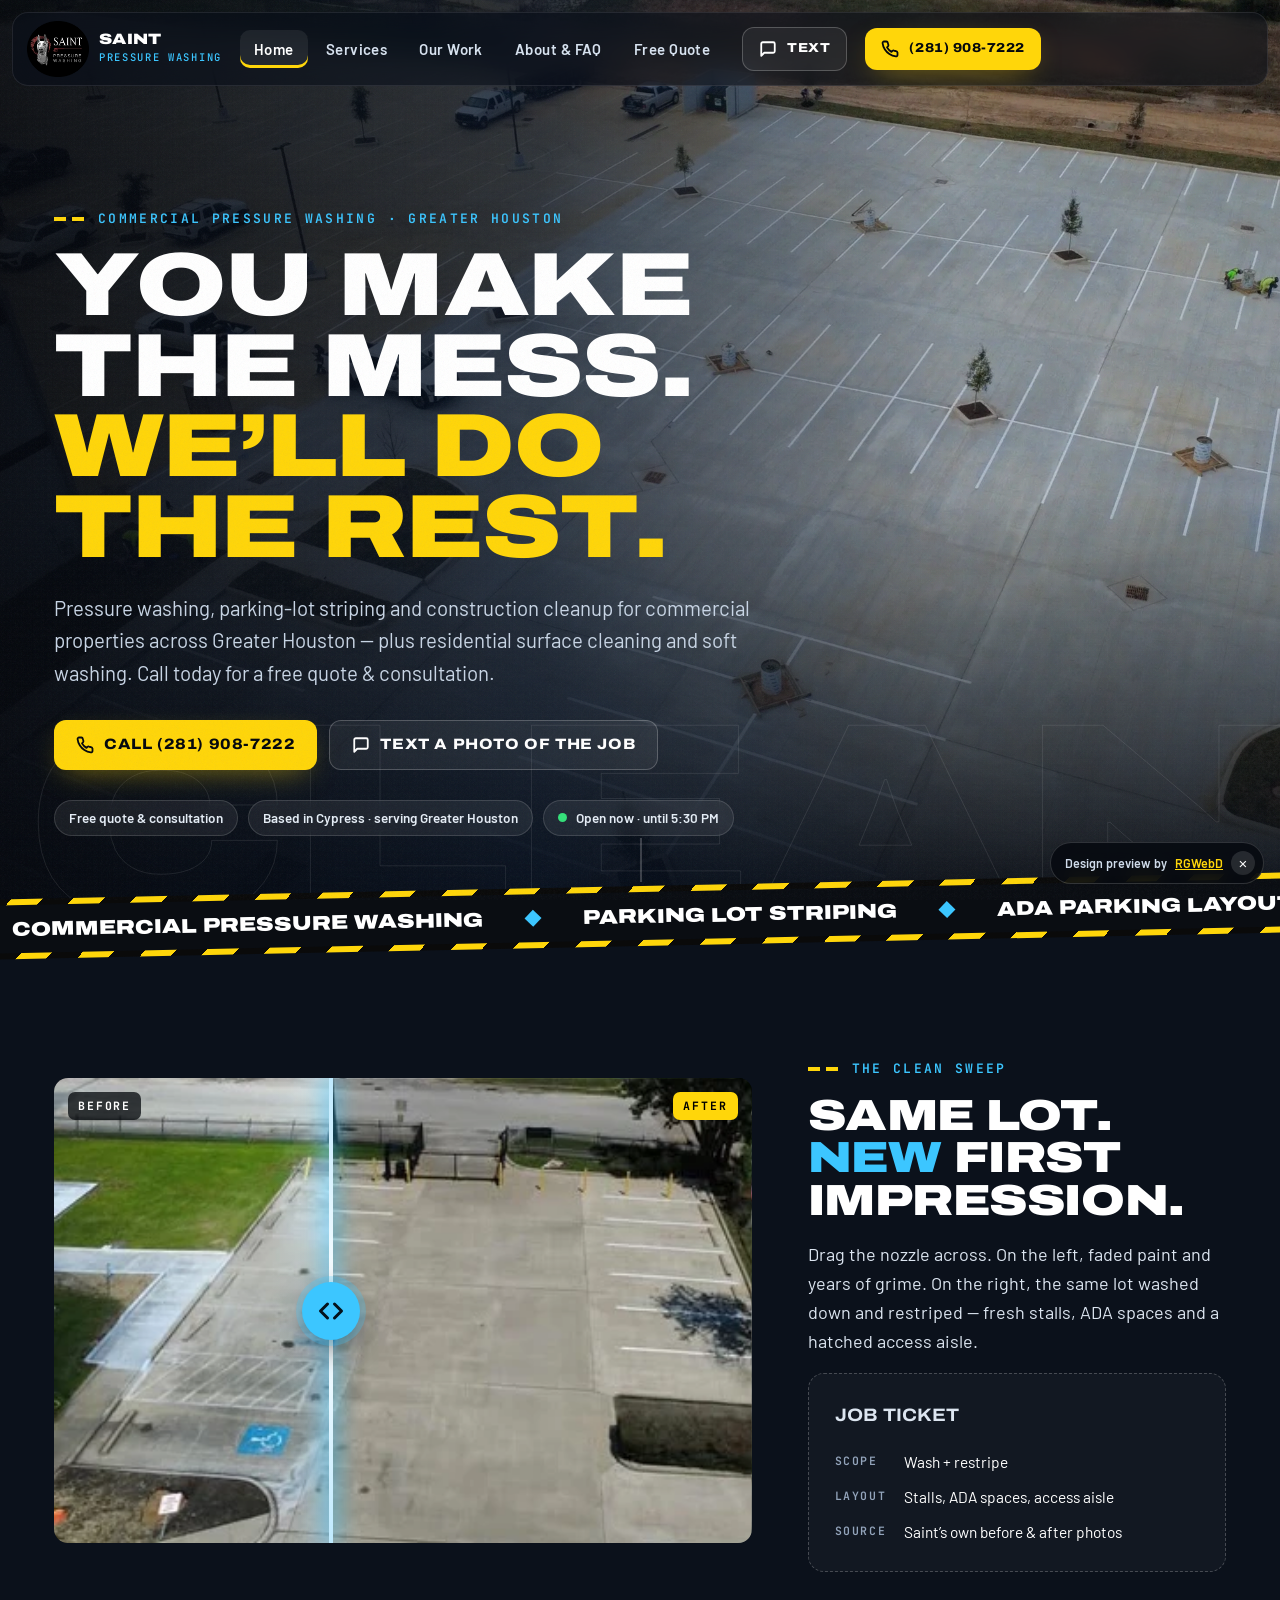
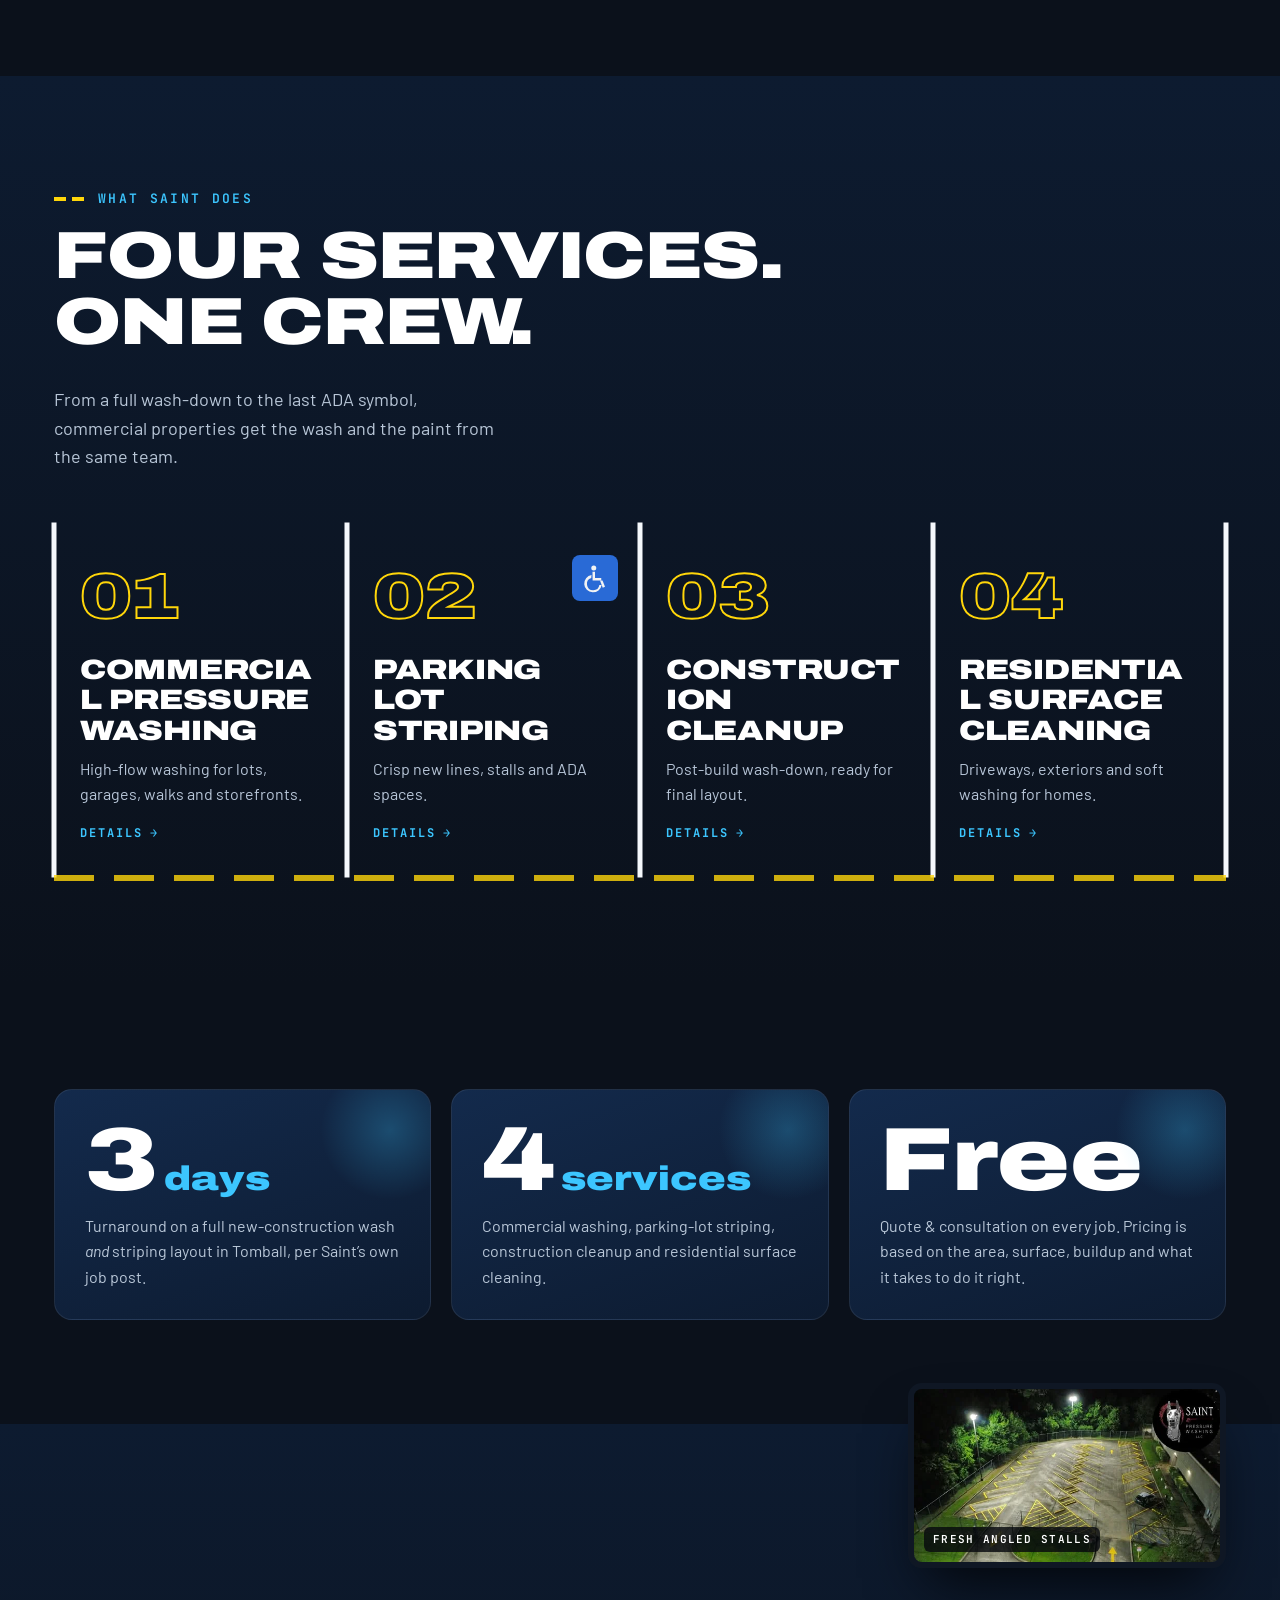
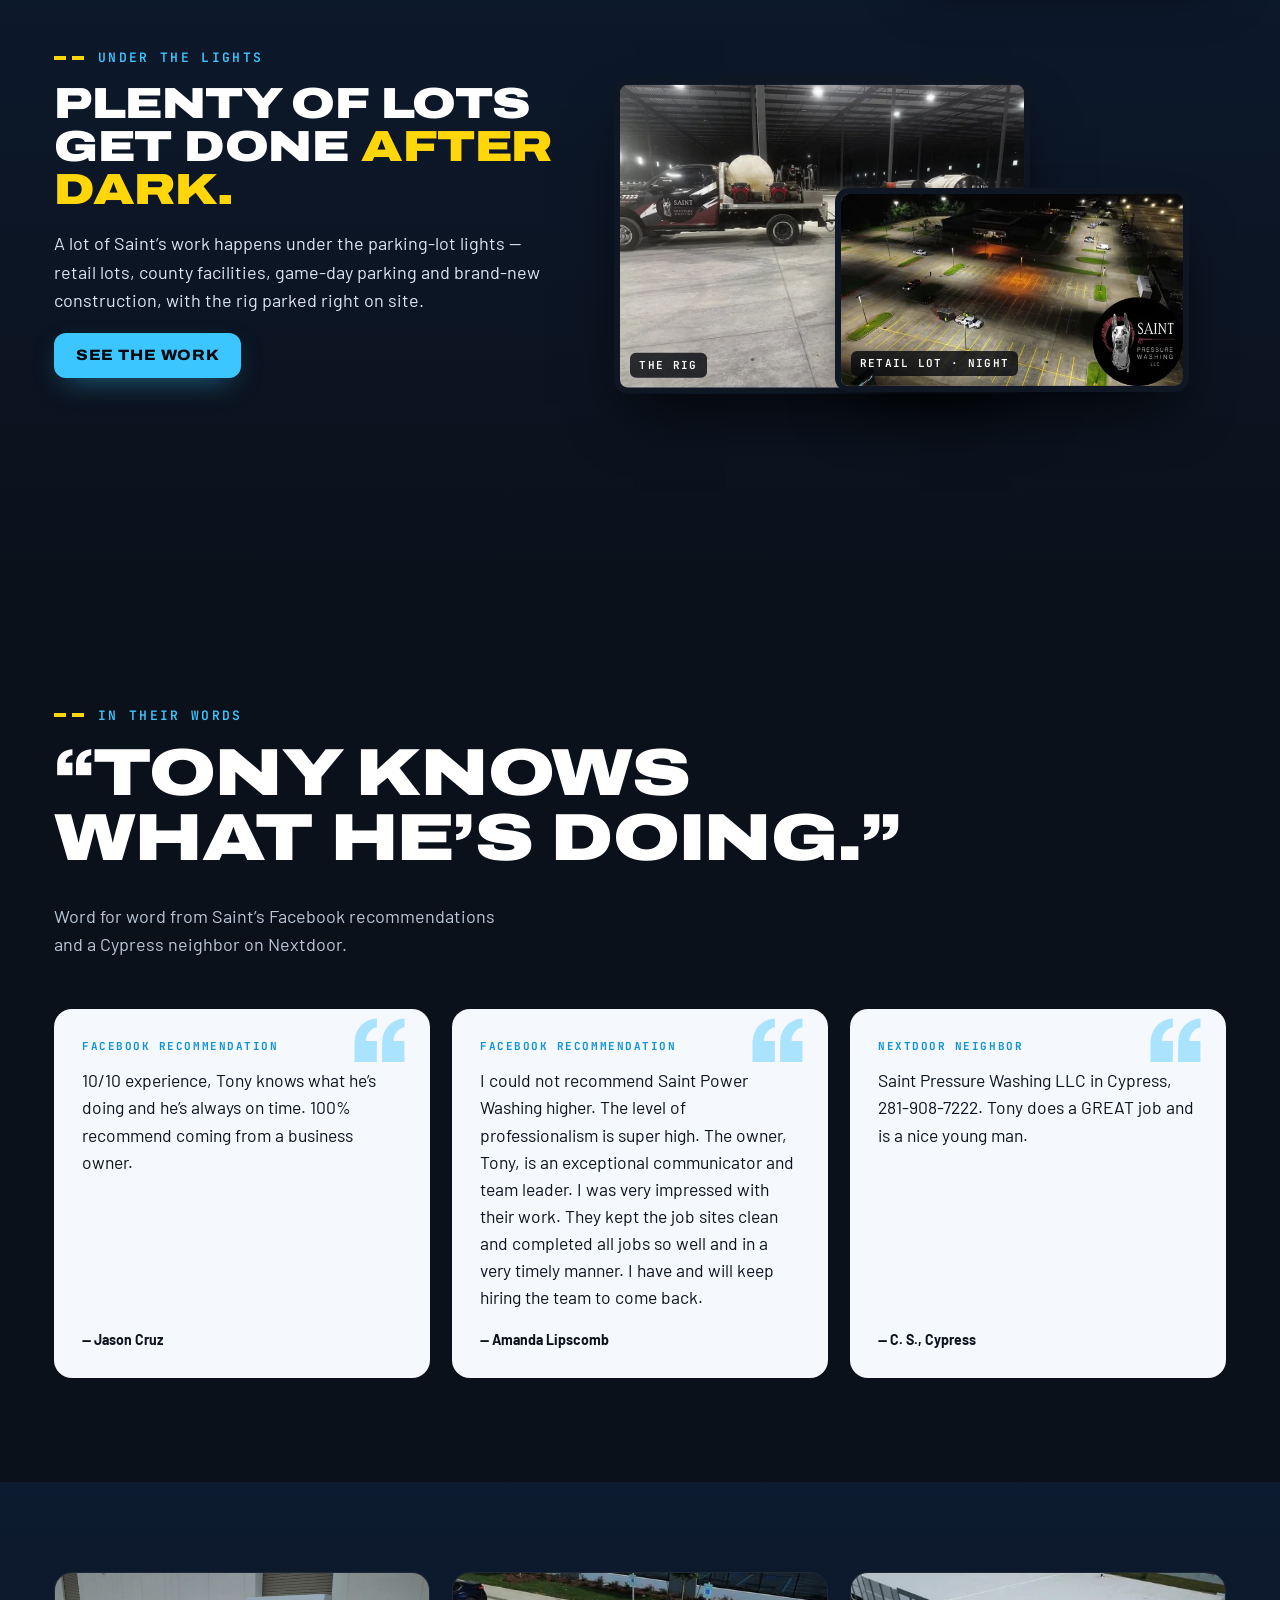
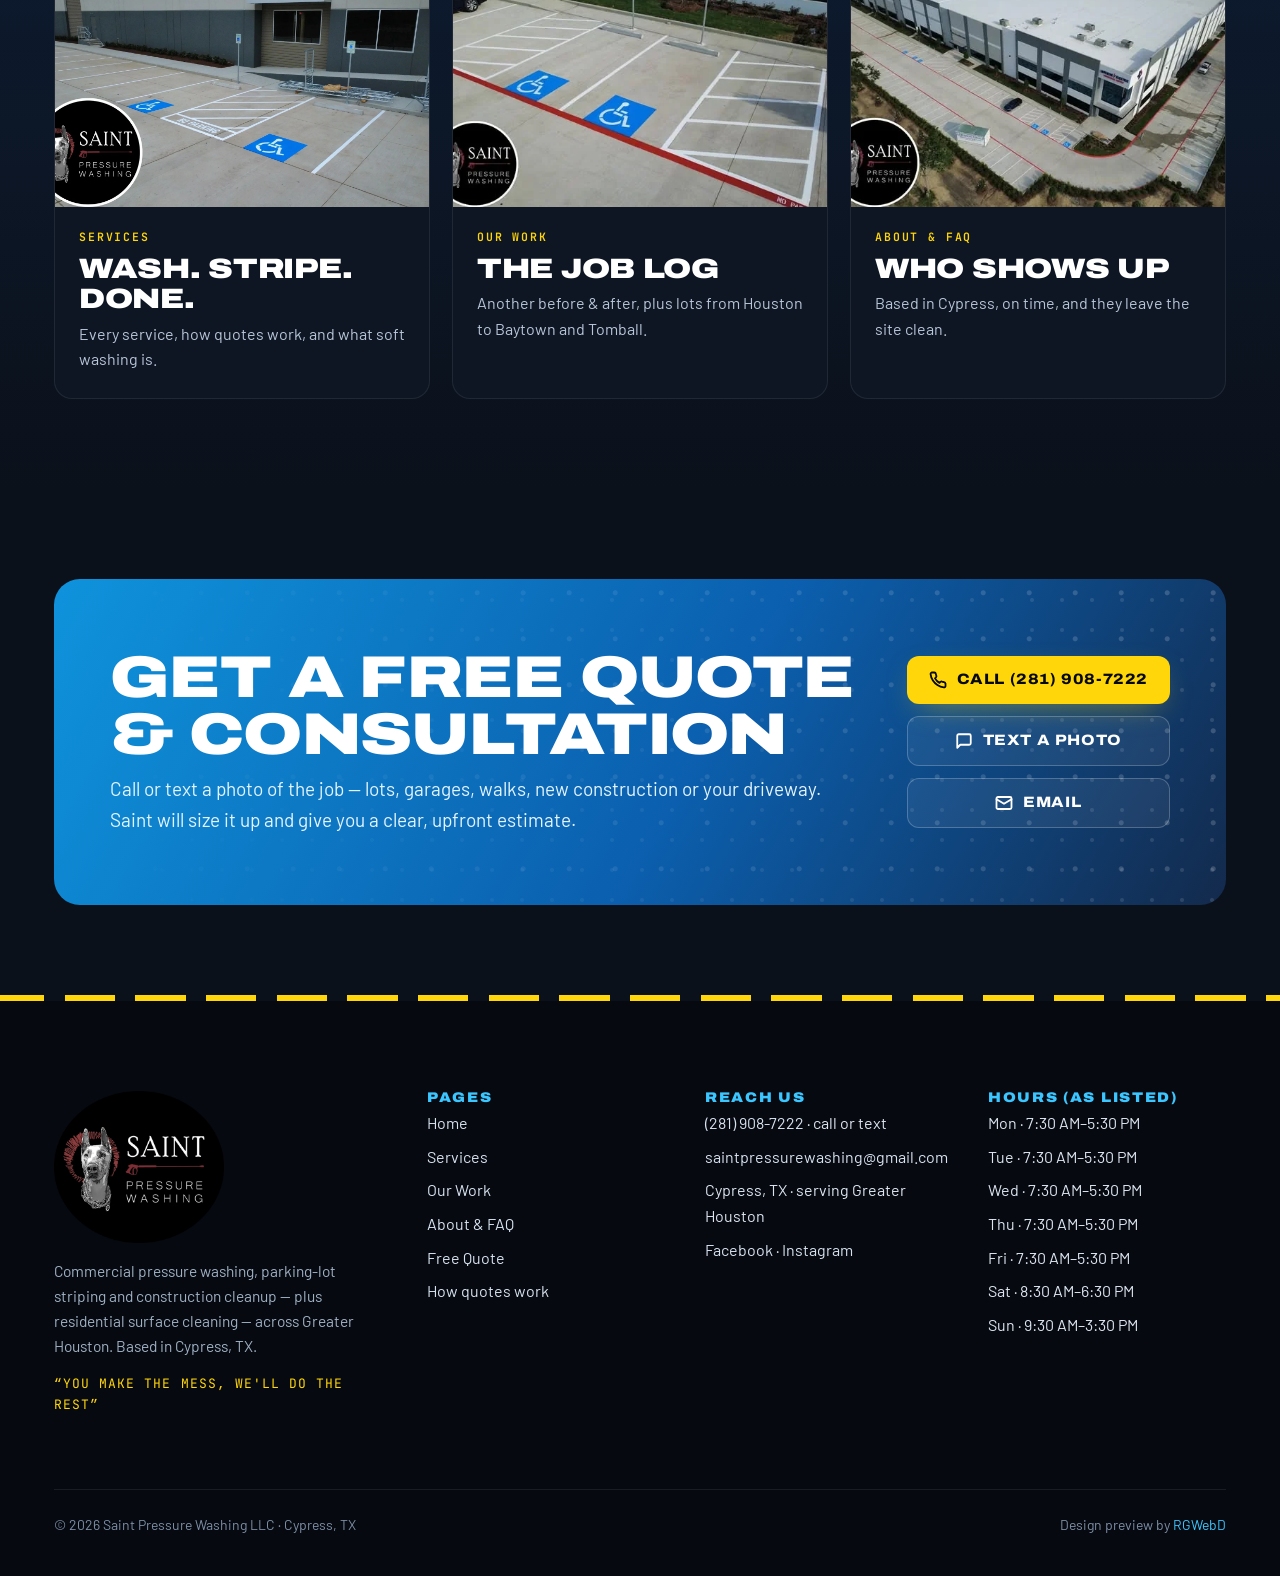
<file: docs/index.html>
<!doctype html><html lang="en" class="no-js"><head>
<meta charset="utf-8"><meta name="viewport" content="width=device-width,initial-scale=1,viewport-fit=cover">
<title>Saint Pressure Washing LLC | Commercial Pressure Washing &amp; Striping, Houston TX</title><meta name="description" content="Commercial pressure washing, parking lot striping, ADA layout and construction cleanup across Greater Houston — plus residential surface cleaning. Based in Cypress. Free quotes: (281) 908-7222.">
<link rel="canonical" href="https://rgwebd.github.io/saintpressurewashing/"><meta name="theme-color" content="#06090f">
<meta property="og:type" content="website"><meta property="og:site_name" content="Saint Pressure Washing LLC"><meta property="og:title" content="Saint Pressure Washing LLC | Commercial Pressure Washing &amp; Striping, Houston TX"><meta property="og:description" content="Commercial pressure washing, parking lot striping, ADA layout and construction cleanup across Greater Houston — plus residential surface cleaning. Based in Cypress. Free quotes: (281) 908-7222."><meta property="og:url" content="https://rgwebd.github.io/saintpressurewashing/"><meta property="og:image" content="https://rgwebd.github.io/saintpressurewashing/og.jpg"><meta property="og:image:width" content="1200"><meta property="og:image:height" content="630">
<meta name="twitter:card" content="summary_large_image"><meta name="twitter:title" content="Saint Pressure Washing LLC | Commercial Pressure Washing &amp; Striping, Houston TX"><meta name="twitter:description" content="Commercial pressure washing, parking lot striping, ADA layout and construction cleanup across Greater Houston — plus residential surface cleaning. Based in Cypress. Free quotes: (281) 908-7222."><meta name="twitter:image" content="https://rgwebd.github.io/saintpressurewashing/og.jpg">
<link rel="icon" href="brand/favicon.ico" sizes="any"><link rel="icon" type="image/png" sizes="32x32" href="brand/favicon-32.png"><link rel="icon" type="image/png" sizes="192x192" href="brand/favicon-192.png"><link rel="apple-touch-icon" href="brand/favicon-180.png">
<link rel="preconnect" href="https://fonts.googleapis.com"><link rel="preconnect" href="https://fonts.gstatic.com" crossorigin>
<link href="https://fonts.googleapis.com/css2?family=Archivo:wdth,wght@112..125,700..900&family=Barlow:wght@400;500;600;700&family=JetBrains+Mono:wght@500;600;700;800&display=swap" rel="stylesheet">
<link rel="preload" as="image" href="img/hero-lot.webp" media="(min-width:601px)"><link rel="preload" as="image" href="img/hero-lot-m.webp" media="(max-width:600px)"><link rel="stylesheet" href="assets/site.css?v=1"><script type="application/ld+json">{"@context": "https://schema.org", "@type": "HomeAndConstructionBusiness", "@id": "https://rgwebd.github.io/saintpressurewashing/#business", "name": "Saint Pressure Washing LLC", "description": "Commercial pressure washing servicing the greater Houston area. Call today for a free quote & consultation!", "url": "https://rgwebd.github.io/saintpressurewashing/", "telephone": "+1-281-908-7222", "email": "saintpressurewashing@gmail.com", "slogan": "You make the mess, we'll do the rest", "image": "https://rgwebd.github.io/saintpressurewashing/og.jpg", "logo": "https://rgwebd.github.io/saintpressurewashing/brand/logo-badge-1200.png", "address": {"@type": "PostalAddress", "addressLocality": "Cypress", "addressRegion": "TX", "addressCountry": "US"}, "areaServed": [{"@type": "City", "name": "Houston"}, {"@type": "City", "name": "Cypress"}, {"@type": "City", "name": "Baytown"}, {"@type": "City", "name": "Tomball"}, {"@type": "AdministrativeArea", "name": "Greater Houston"}], "openingHoursSpecification": [{"@type": "OpeningHoursSpecification", "dayOfWeek": ["Monday", "Tuesday", "Wednesday", "Thursday", "Friday"], "opens": "07:30", "closes": "17:30"}, {"@type": "OpeningHoursSpecification", "dayOfWeek": ["Saturday"], "opens": "08:30", "closes": "18:30"}, {"@type": "OpeningHoursSpecification", "dayOfWeek": ["Sunday"], "opens": "09:30", "closes": "15:30"}], "sameAs": ["https://www.facebook.com/SaintPressureWashingLLC", "https://www.instagram.com/saintpressurewashing/", "https://saintpressurewashing.com", "https://nextdoor.com/pages/saint-pressure-washing-llc-cypress-tx/"], "hasOfferCatalog": {"@type": "OfferCatalog", "name": "Services", "itemListElement": [{"@type": "Offer", "itemOffered": {"@type": "Service", "name": "Commercial Pressure Washing", "description": "Commercial pressure washing uses specialized high-flow equipment at the right pressure to remove dirt, algae stains and contaminants — keeping a property clean, safe and professional-looking."}}, {"@type": "Offer", "itemOffered": {"@type": "Service", "name": "Parking Lot Striping", "description": "Parking lot striping applies clear, durable markings that improve traffic flow, maximize space and keep people safe. Proper striping boosts visibility, supports ADA compliance and keeps a property organized and professional."}}, {"@type": "Offer", "itemOffered": {"@type": "Service", "name": "Construction Cleanup", "description": "Post-construction cleaning removes the dust, debris and residue left after building or renovation work, so the site is safe, spotless and ready for the final ADA-compliant parking layout."}}, {"@type": "Offer", "itemOffered": {"@type": "Service", "name": "Residential Surface Cleaning", "description": "Residential pressure washing uses controlled high-pressure cleaning to remove dirt, mold and buildup from your home’s exterior — protecting surfaces and boosting curb appeal. For delicate surfaces, soft washing uses lower pressure with a cleaning agent."}}]}, "review": [{"@type": "Review", "author": {"@type": "Person", "name": "Jason Cruz"}, "reviewBody": "10/10 experience, Tony knows what he’s doing and he’s always on time. 100% recommend coming from a business owner.", "publisher": {"@type": "Organization", "name": "Facebook"}}, {"@type": "Review", "author": {"@type": "Person", "name": "Amanda Lipscomb"}, "reviewBody": "I could not recommend Saint Power Washing higher. The level of professionalism is super high. The owner, Tony, is an exceptional communicator and team leader. I was very impressed with their work. They kept the job sites clean and completed all jobs so well and in a very timely manner. I have and will keep hiring the team to come back.", "publisher": {"@type": "Organization", "name": "Facebook"}}, {"@type": "Review", "author": {"@type": "Person", "name": "C. S., Cypress"}, "reviewBody": "Saint Pressure Washing LLC in Cypress, 281-908-7222. Tony does a GREAT job and is a nice young man.", "publisher": {"@type": "Organization", "name": "Nextdoor"}}]}</script><script type="application/ld+json">{"@context": "https://schema.org", "@type": "BreadcrumbList", "itemListElement": [{"@type": "ListItem", "position": 1, "name": "Home", "item": "https://rgwebd.github.io/saintpressurewashing/"}]}</script>
<script src="https://cosmiccallers.lovable.app/demo-track.js" data-demo="saintpressurewashing" defer></script>
</head><body>
<a class="skip" href="#main">Skip to content</a><div class="prog" aria-hidden="true"></div>
<header class="nav" role="banner">
<a class="brand" href="index.html" aria-label="Saint Pressure Washing LLC — home"><img src="brand/logo-badge-240.webp" width="240" height="215" alt="Saint Pressure Washing LLC logo"><span>Saint<small>Pressure Washing</small></span></a>
<nav aria-label="Main"><ul><li><a href="index.html" aria-current="page">Home</a></li><li><a href="services.html">Services</a></li><li><a href="work.html">Our Work</a></li><li><a href="about.html">About & FAQ</a></li><li><a href="contact.html">Free Quote</a></li></ul></nav>
<a class="btn ghost cta-n" href="sms:+12819087222"><svg viewBox="0 0 24 24" fill="none" stroke="currentColor" stroke-width="2.4" stroke-linecap="round" stroke-linejoin="round" aria-hidden="true"><path d="M21 15a2 2 0 0 1-2 2H7l-4 4V5a2 2 0 0 1 2-2h14a2 2 0 0 1 2 2z"/></svg>Text</a><a class="btn cta-n mag" href="tel:+12819087222"><svg viewBox="0 0 24 24" fill="none" stroke="currentColor" stroke-width="2.4" stroke-linecap="round" stroke-linejoin="round" aria-hidden="true"><path d="M22 16.9v3a2 2 0 0 1-2.2 2 19.8 19.8 0 0 1-8.6-3.1 19.5 19.5 0 0 1-6-6A19.8 19.8 0 0 1 2.1 4.2 2 2 0 0 1 4.1 2h3a2 2 0 0 1 2 1.7c.1.9.4 1.8.7 2.7a2 2 0 0 1-.5 2.1L8 9.8a16 16 0 0 0 6 6l1.3-1.3a2 2 0 0 1 2.1-.4c.9.3 1.8.6 2.7.7a2 2 0 0 1 1.7 2z"/></svg>(281) 908-7222</a>
<button class="burger" type="button" aria-label="Menu" aria-expanded="false" aria-controls="mmenu"><i></i><i></i><i></i></button>
</header>
<div class="mmenu" id="mmenu"><a class="ml" href="index.html">Home</a><a class="ml" href="services.html">Services</a><a class="ml" href="work.html">Our Work</a><a class="ml" href="about.html">About & FAQ</a><a class="ml" href="contact.html">Free Quote</a><div class="row"><a class="btn" href="tel:+12819087222"><svg viewBox="0 0 24 24" fill="none" stroke="currentColor" stroke-width="2.4" stroke-linecap="round" stroke-linejoin="round" aria-hidden="true"><path d="M22 16.9v3a2 2 0 0 1-2.2 2 19.8 19.8 0 0 1-8.6-3.1 19.5 19.5 0 0 1-6-6A19.8 19.8 0 0 1 2.1 4.2 2 2 0 0 1 4.1 2h3a2 2 0 0 1 2 1.7c.1.9.4 1.8.7 2.7a2 2 0 0 1-.5 2.1L8 9.8a16 16 0 0 0 6 6l1.3-1.3a2 2 0 0 1 2.1-.4c.9.3 1.8.6 2.7.7a2 2 0 0 1 1.7 2z"/></svg>Call (281) 908-7222</a><a class="btn ghost" href="sms:+12819087222"><svg viewBox="0 0 24 24" fill="none" stroke="currentColor" stroke-width="2.4" stroke-linecap="round" stroke-linejoin="round" aria-hidden="true"><path d="M21 15a2 2 0 0 1-2 2H7l-4 4V5a2 2 0 0 1 2-2h14a2 2 0 0 1 2 2z"/></svg>Text us</a></div></div>
<main id="main">
<div class="loader" aria-hidden="true"><svg viewBox="0 0 420 150"><line class="y" x1="10" y1="10" x2="10" y2="110" pathLength="1" style="animation-delay:0s"/><line x1="110" y1="10" x2="110" y2="110" pathLength="1" style="animation-delay:.12s"/><line x1="210" y1="10" x2="210" y2="110" pathLength="1" style="animation-delay:.24s"/><line x1="310" y1="10" x2="310" y2="110" pathLength="1" style="animation-delay:.36s"/><line class="y" x1="410" y1="10" x2="410" y2="110" pathLength="1" style="animation-delay:.48s"/><line class="y" x1="10" y1="110" x2="410" y2="110" pathLength="1" style="animation-delay:.6s"/><text x="210" y="146" text-anchor="middle">SAINT</text></svg></div>
<section class="hero" aria-label="Intro">
<div class="bg" aria-hidden="true"><picture><source media="(max-width:600px)" srcset="img/hero-lot-m.webp"><img src="img/hero-lot.webp" width="1960" height="1440" alt="" fetchpriority="high"></picture>
<div class="grime"></div><div class="washline"></div></div>
<div class="shade"></div><div class="bigtype" aria-hidden="true">CLEAN</div>
<div class="wrap in">
<span class="eyebrow">Commercial pressure washing · Greater Houston</span>
<h1 aria-label="You make the mess. We'll do the rest."><span class="jet" aria-hidden="true">You make</span><span class="jet" aria-hidden="true">the mess.</span><span class="jet y" aria-hidden="true">We’ll do</span><span class="jet y" aria-hidden="true">the rest.</span></h1>
<p class="lede">Pressure washing, parking-lot striping and construction cleanup for commercial properties across Greater Houston — plus residential surface cleaning and soft washing. Call today for a free quote &amp; consultation.</p>
<div class="ctas"><a class="btn mag" href="tel:+12819087222"><svg viewBox="0 0 24 24" fill="none" stroke="currentColor" stroke-width="2.4" stroke-linecap="round" stroke-linejoin="round" aria-hidden="true"><path d="M22 16.9v3a2 2 0 0 1-2.2 2 19.8 19.8 0 0 1-8.6-3.1 19.5 19.5 0 0 1-6-6A19.8 19.8 0 0 1 2.1 4.2 2 2 0 0 1 4.1 2h3a2 2 0 0 1 2 1.7c.1.9.4 1.8.7 2.7a2 2 0 0 1-.5 2.1L8 9.8a16 16 0 0 0 6 6l1.3-1.3a2 2 0 0 1 2.1-.4c.9.3 1.8.6 2.7.7a2 2 0 0 1 1.7 2z"/></svg>Call (281) 908-7222</a><a class="btn ghost" href="sms:+12819087222"><svg viewBox="0 0 24 24" fill="none" stroke="currentColor" stroke-width="2.4" stroke-linecap="round" stroke-linejoin="round" aria-hidden="true"><path d="M21 15a2 2 0 0 1-2 2H7l-4 4V5a2 2 0 0 1 2-2h14a2 2 0 0 1 2 2z"/></svg>Text a photo of the job</a></div>
<div class="chips"><span class="chip">Free quote &amp; consultation</span><span class="chip">Based in Cypress · serving Greater Houston</span><span class="chip" data-live><span class="dot"></span><span class="t">Hours as listed</span></span></div>
</div><div class="scrollcue" aria-hidden="true"></div></section>
<div class="tapewrap"><div class="tape" aria-hidden="true"><div class="track"><div class="run"><span>Commercial pressure washing</span><span>Parking lot striping</span><span>ADA parking layout</span><span>Construction cleanup</span><span>Soft washing</span><span>Free quote & consultation</span></div><div class="run"><span>Commercial pressure washing</span><span>Parking lot striping</span><span>ADA parking layout</span><span>Construction cleanup</span><span>Soft washing</span><span>Free quote & consultation</span></div></div></div></div>

<section class="sec"><div class="wrap sweep">
<div class="rv"><div class="ba" style="--p:50%">
<img src="img/sweep-lot-before.webp" width="396" height="264" alt="Before: faded stalls and grimy concrete on a fenced lot" loading="lazy">
<img class="after" src="img/sweep-lot-after.webp" width="396" height="264" alt="After: the same lot washed, with crisp new white stalls, ADA spaces and a hatched aisle" loading="lazy">
<div class="spray" aria-hidden="true"></div><div class="bar" aria-hidden="true"></div><span class="knob" aria-hidden="true"><svg viewBox="0 0 24 24" fill="none" stroke="currentColor" stroke-width="2.6" stroke-linecap="round" stroke-linejoin="round" aria-hidden="true"><path d="m9 6-6 6 6 6M15 6l6 6-6 6"/></svg></span>
<span class="lab l">Before</span><span class="lab r">After</span>
<input type="range" min="0" max="100" value="50" step="1" aria-label="Drag to wash: slide to compare before and after">
</div></div>
<div class="rv d2"><span class="eyebrow">The clean sweep</span><h2>Same lot. <span class="b">New</span> first impression.</h2>
<p>Drag the nozzle across. On the left, faded paint and years of grime. On the right, the same lot washed down and restriped — fresh stalls, ADA spaces and a hatched access aisle.</p>
<div class="ticket"><strong style="font-family:var(--fd);font-stretch:112%;text-transform:uppercase">Job ticket</strong><dl><dt>Scope</dt><dd>Wash + restripe</dd><dt>Layout</dt><dd>Stalls, ADA spaces, access aisle</dd><dt>Source</dt><dd>Saint’s own before &amp; after photos</dd></dl></div>
</div></div></section>

<section class="sec alt"><div class="wrap"><div class="head"><div class="rv"><span class="eyebrow">What Saint does</span><h2>Four services. One crew.</h2></div><p class="rv d1">From a full wash-down to the last ADA symbol, commercial properties get the wash and the paint from the same team.</p></div>
<div class="stalls"><a class="stall" href="services.html#commercial-pressure-washing"><svg class="lines" aria-hidden="true" preserveAspectRatio="none"><line x1="0" y1="0" x2="0" y2="100%" pathLength="1"/></svg>
<span class="no">01</span><h3>Commercial Pressure Washing</h3><p>High-flow washing for lots, garages, walks and storefronts.</p><span class="go">Details</span></a><a class="stall ada" href="services.html#parking-lot-striping"><svg class="lines" aria-hidden="true" preserveAspectRatio="none"><line x1="0" y1="0" x2="0" y2="100%" pathLength="1"/></svg>
<span class="sym"><svg viewBox="0 0 24 24" fill="#fff" aria-hidden="true"><circle cx="11" cy="4" r="2"/><path d="M10 7h2v5h5v2h-6.9zM9.2 9.6 9 12a5 5 0 1 0 6.5 5.6l1.8 0A7 7 0 1 1 9.2 9.6z"/><path d="M16 14h2l2 5-1.8.7z"/></svg></span><span class="no">02</span><h3>Parking Lot Striping</h3><p>Crisp new lines, stalls and ADA spaces.</p><span class="go">Details</span></a><a class="stall" href="services.html#construction-cleanup"><svg class="lines" aria-hidden="true" preserveAspectRatio="none"><line x1="0" y1="0" x2="0" y2="100%" pathLength="1"/></svg>
<span class="no">03</span><h3>Construction Cleanup</h3><p>Post-build wash-down, ready for final layout.</p><span class="go">Details</span></a><a class="stall" href="services.html#residential-surface-cleaning"><svg class="lines" aria-hidden="true" preserveAspectRatio="none"><line x1="0" y1="0" x2="0" y2="100%" pathLength="1"/><line x1="100%" y1="0" x2="100%" y2="100%" pathLength="1"/></svg>
<span class="no">04</span><h3>Residential Surface Cleaning</h3><p>Driveways, exteriors and soft washing for homes.</p><span class="go">Details</span></a></div><div class="stallbar" aria-hidden="true"></div></div></section>

<section class="sec"><div class="wrap"><div class="nums">
<div class="num rv"><b><span data-count="3">3</span><small>days</small></b><p>Turnaround on a full new-construction wash <em>and</em> striping layout in Tomball, per Saint’s own job post.</p></div>
<div class="num rv d1"><b><span data-count="4">4</span><small>services</small></b><p>Commercial washing, parking-lot striping, construction cleanup and residential surface cleaning.</p></div>
<div class="num rv d2"><b>Free</b><p>Quote &amp; consultation on every job. Pricing is based on the area, surface, buildup and what it takes to do it right.</p></div>
</div></div></section>

<section class="sec alt"><div class="wrap night">
<div class="rv"><span class="eyebrow">Under the lights</span><h2>Plenty of lots get done <span class="y">after dark.</span></h2><p>A lot of Saint’s work happens under the parking-lot lights — retail lots, county facilities, game-day parking and brand-new construction, with the rig parked right on site.</p>
<a class="btn water" href="work.html">See the work</a></div>
<div class="collage">
<figure class="c2 rv" data-px=".05"><img src="img/f05.webp" width="590" height="332" alt="Fenced lot at night with fresh yellow angled stalls" loading="lazy" decoding="async"><figcaption>Fresh angled stalls</figcaption></figure>
<figure class="c1 rv d1" data-px="-.04"><img src="img/rig-night.webp" width="960" height="720" alt="Saint’s flatbed rig with water tanks and equipment, parked on concrete at night" loading="lazy" decoding="async"><figcaption>The rig</figcaption></figure>
<figure class="c3 rv d2" data-px=".03"><img src="img/f01.webp" width="590" height="332" alt="A large commercial lot under the lights at night, newly striped in yellow" loading="lazy" decoding="async"><figcaption>Retail lot · night</figcaption></figure>
</div></div></section>

<section class="sec"><div class="wrap"><div class="head"><div class="rv"><span class="eyebrow">In their words</span><h2>“Tony knows what he’s doing.”</h2></div><p class="rv d1">Word for word from Saint’s Facebook recommendations and a Cypress neighbor on Nextdoor.</p></div><div class="quotes"><figure class="quote rv d0"><div class="st">Facebook recommendation</div><blockquote>10/10 experience, Tony knows what he’s doing and he’s always on time. 100% recommend coming from a business owner.</blockquote><figcaption>— Jason Cruz</figcaption></figure><figure class="quote rv d1"><div class="st">Facebook recommendation</div><blockquote>I could not recommend Saint Power Washing higher. The level of professionalism is super high. The owner, Tony, is an exceptional communicator and team leader. I was very impressed with their work. They kept the job sites clean and completed all jobs so well and in a very timely manner. I have and will keep hiring the team to come back.</blockquote><figcaption>— Amanda Lipscomb</figcaption></figure><figure class="quote rv d2"><div class="st">Nextdoor neighbor</div><blockquote>Saint Pressure Washing LLC in Cypress, 281-908-7222. Tony does a GREAT job and is a nice young man.</blockquote><figcaption>— C. S., Cypress</figcaption></figure></div></div></section>

<section class="sec tight alt"><div class="wrap"><div class="teasers">
<a class="tcard tilt rv" href="services.html"><div class="ph"><img src="img/ada-stripes.webp" width="1600" height="900" alt="Fresh ADA parking layout" loading="lazy" decoding="async"></div><div class="tx"><span class="k">Services</span><h3>Wash. Stripe. Done.</h3><p>Every service, how quotes work, and what soft washing is.</p></div></a>
<a class="tcard tilt rv d1" href="work.html"><div class="ph"><img src="img/f17.webp" width="590" height="331" alt="ADA spaces and fire lane from above" loading="lazy" decoding="async"></div><div class="tx"><span class="k">Our work</span><h3>The job log</h3><p>Another before &amp; after, plus lots from Houston to Baytown and Tomball.</p></div></a>
<a class="tcard tilt rv d2" href="about.html"><div class="ph"><img src="img/f16.webp" width="590" height="331" alt="Aerial view of a new warehouse lot with fresh striping" loading="lazy" decoding="async"></div><div class="tx"><span class="k">About &amp; FAQ</span><h3>Who shows up</h3><p>Based in Cypress, on time, and they leave the site clean.</p></div></a>
</div></div></section>
<section class="sec tight"><div class="wrap"><div class="cta rv"><div class="drops" aria-hidden="true"></div>
<div><h2>Get a free quote & consultation</h2><p>Call or text a photo of the job — lots, garages, walks, new construction or your driveway. Saint will size it up and give you a clear, upfront estimate.</p></div>
<div class="ctas"><a class="btn mag" href="tel:+12819087222"><svg viewBox="0 0 24 24" fill="none" stroke="currentColor" stroke-width="2.4" stroke-linecap="round" stroke-linejoin="round" aria-hidden="true"><path d="M22 16.9v3a2 2 0 0 1-2.2 2 19.8 19.8 0 0 1-8.6-3.1 19.5 19.5 0 0 1-6-6A19.8 19.8 0 0 1 2.1 4.2 2 2 0 0 1 4.1 2h3a2 2 0 0 1 2 1.7c.1.9.4 1.8.7 2.7a2 2 0 0 1-.5 2.1L8 9.8a16 16 0 0 0 6 6l1.3-1.3a2 2 0 0 1 2.1-.4c.9.3 1.8.6 2.7.7a2 2 0 0 1 1.7 2z"/></svg>Call (281) 908-7222</a><a class="btn ghost" href="sms:+12819087222"><svg viewBox="0 0 24 24" fill="none" stroke="currentColor" stroke-width="2.4" stroke-linecap="round" stroke-linejoin="round" aria-hidden="true"><path d="M21 15a2 2 0 0 1-2 2H7l-4 4V5a2 2 0 0 1 2-2h14a2 2 0 0 1 2 2z"/></svg>Text a photo</a><a class="btn ghost" href="mailto:saintpressurewashing@gmail.com?subject=Free%20quote%20request"><svg viewBox="0 0 24 24" fill="none" stroke="currentColor" stroke-width="2.4" stroke-linecap="round" stroke-linejoin="round" aria-hidden="true"><rect x="2" y="4" width="20" height="16" rx="2"/><path d="m22 7-10 6L2 7"/></svg>Email</a></div>
</div></div></section></main>
<footer><div class="wrap"><div class="fgrid">
<div><img class="flogo" src="brand/logo-badge-520.webp" width="520" height="466" alt="Saint Pressure Washing LLC logo" loading="lazy"><p>Commercial pressure washing, parking-lot striping and construction cleanup — plus residential surface cleaning — across Greater Houston. Based in Cypress, TX.</p><p class="y" style="font-family:var(--fm);font-size:13px;letter-spacing:.08em;text-transform:uppercase">“You make the mess, we&#x27;ll do the rest”</p></div>
<div><h4>Pages</h4><ul><li><a href="index.html">Home</a></li><li><a href="services.html">Services</a></li><li><a href="work.html">Our Work</a></li><li><a href="about.html">About & FAQ</a></li><li><a href="contact.html">Free Quote</a></li><li><a href="services.html#process">How quotes work</a></li></ul></div>
<div><h4>Reach us</h4><ul><li><a href="tel:+12819087222">(281) 908-7222</a> · call or text</li><li><a href="mailto:saintpressurewashing@gmail.com">saintpressurewashing@gmail.com</a></li><li>Cypress, TX · serving Greater Houston</li><li><a href="https://www.facebook.com/SaintPressureWashingLLC" target="_blank" rel="noopener">Facebook</a> · <a href="https://www.instagram.com/saintpressurewashing/" target="_blank" rel="noopener">Instagram</a></li></ul></div>
<div><h4>Hours (as listed)</h4><ul><li>Mon · 7:30 AM–5:30 PM</li><li>Tue · 7:30 AM–5:30 PM</li><li>Wed · 7:30 AM–5:30 PM</li><li>Thu · 7:30 AM–5:30 PM</li><li>Fri · 7:30 AM–5:30 PM</li><li>Sat · 8:30 AM–6:30 PM</li><li>Sun · 9:30 AM–3:30 PM</li></ul></div>
</div><div class="fbase"><span>© 2026 Saint Pressure Washing LLC · Cypress, TX</span><span>Design preview by <a href="https://github.com/RGWebD" target="_blank" rel="noopener">RGWebD</a></span></div></div></footer>
<div class="mbar" role="region" aria-label="Quick contact"><a class="btn" href="tel:+12819087222"><svg viewBox="0 0 24 24" fill="none" stroke="currentColor" stroke-width="2.4" stroke-linecap="round" stroke-linejoin="round" aria-hidden="true"><path d="M22 16.9v3a2 2 0 0 1-2.2 2 19.8 19.8 0 0 1-8.6-3.1 19.5 19.5 0 0 1-6-6A19.8 19.8 0 0 1 2.1 4.2 2 2 0 0 1 4.1 2h3a2 2 0 0 1 2 1.7c.1.9.4 1.8.7 2.7a2 2 0 0 1-.5 2.1L8 9.8a16 16 0 0 0 6 6l1.3-1.3a2 2 0 0 1 2.1-.4c.9.3 1.8.6 2.7.7a2 2 0 0 1 1.7 2z"/></svg>Call</a><a class="btn water" href="sms:+12819087222"><svg viewBox="0 0 24 24" fill="none" stroke="currentColor" stroke-width="2.4" stroke-linecap="round" stroke-linejoin="round" aria-hidden="true"><path d="M21 15a2 2 0 0 1-2 2H7l-4 4V5a2 2 0 0 1 2-2h14a2 2 0 0 1 2 2z"/></svg>Text a photo</a></div>
<div class="pill" role="note">Design preview by <a href="https://github.com/RGWebD" target="_blank" rel="noopener">RGWebD</a><button type="button" aria-label="Dismiss preview note">×</button></div>
<script>window.SPW_HOURS={"mo": [450, 1050], "tu": [450, 1050], "we": [450, 1050], "th": [450, 1050], "fr": [450, 1050], "sa": [510, 1110], "su": [570, 930]};</script>
<script src="assets/site.js?v=1" defer></script>
</body></html>
</file>
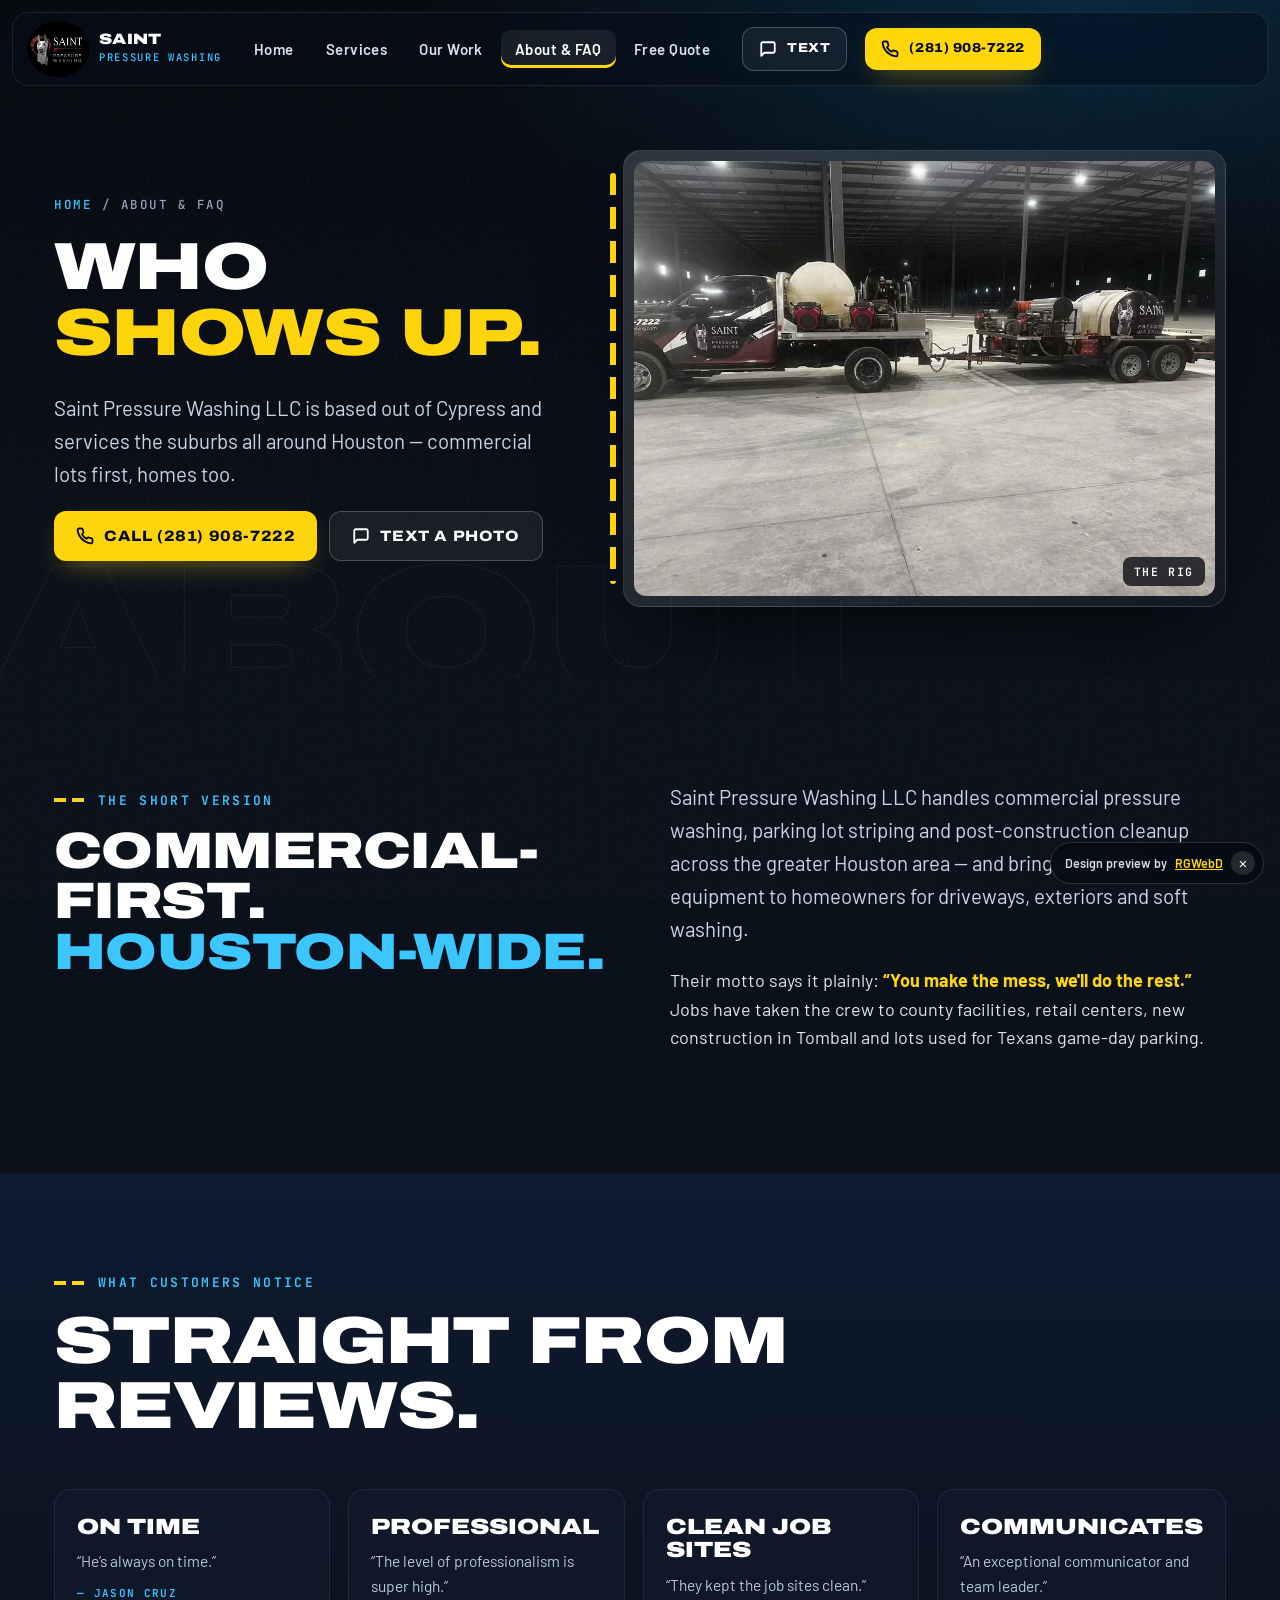
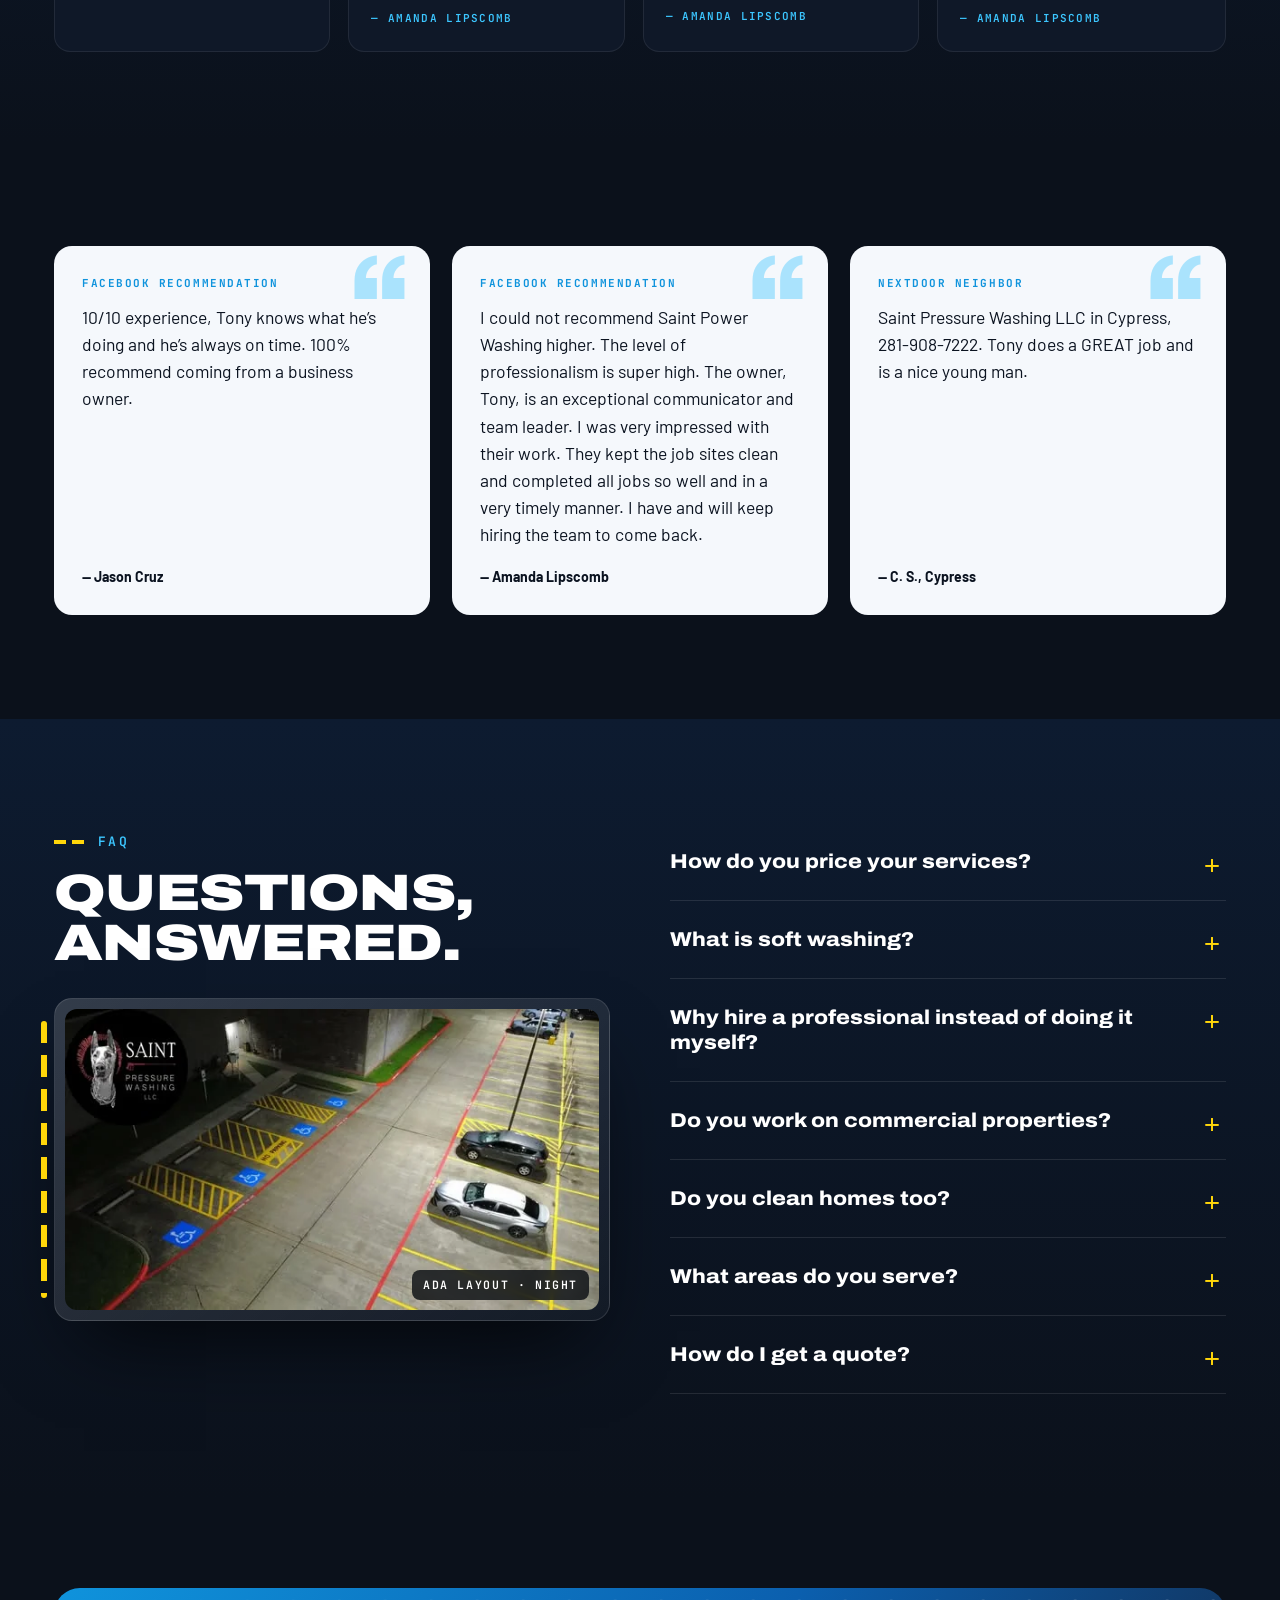
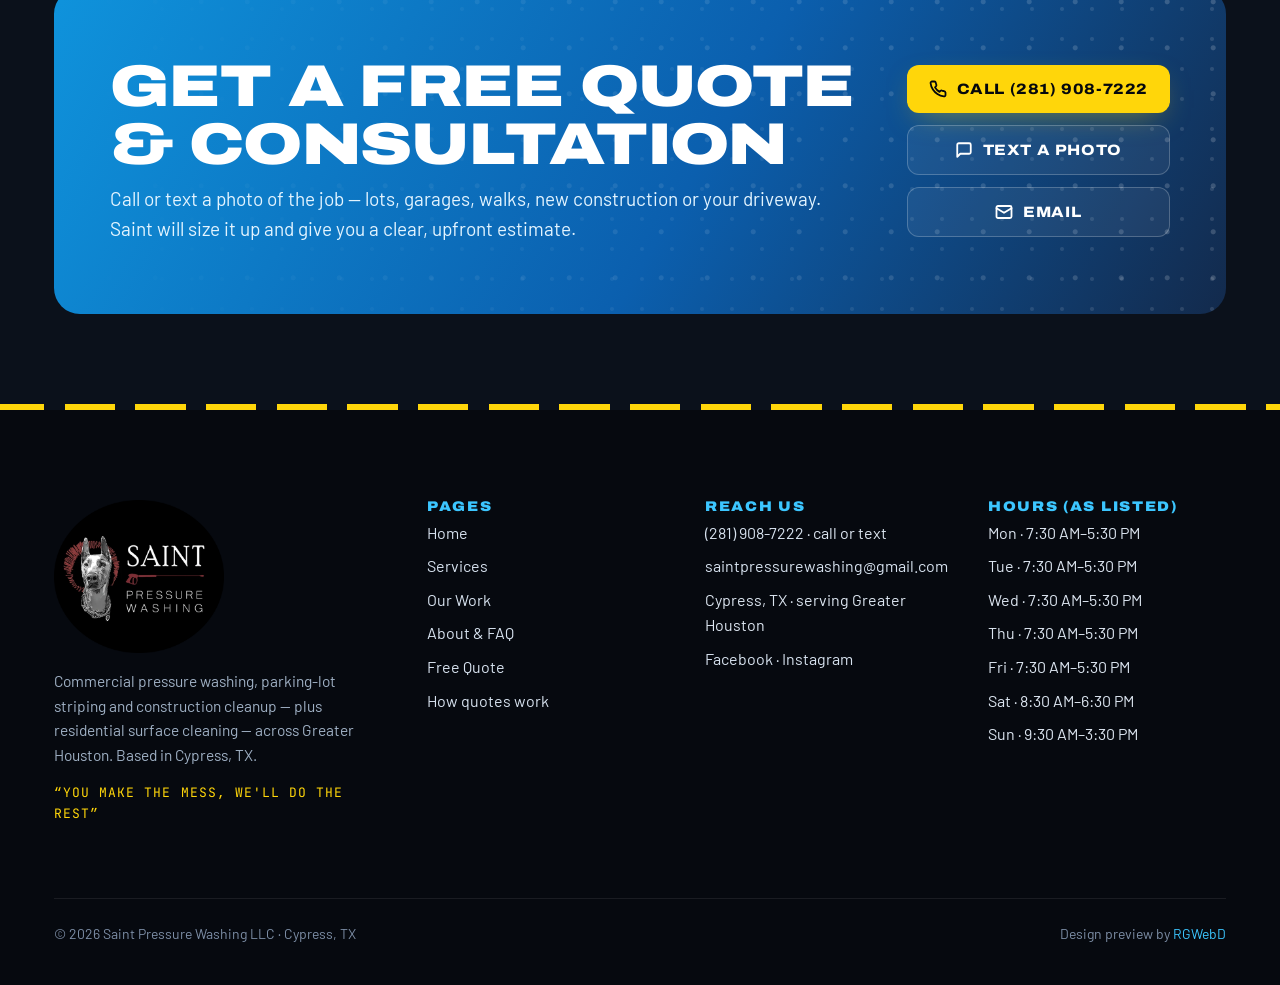
<file: docs/about.html>
<!doctype html><html lang="en" class="no-js"><head>
<meta charset="utf-8"><meta name="viewport" content="width=device-width,initial-scale=1,viewport-fit=cover">
<title>About &amp; FAQ | Saint Pressure Washing LLC — Cypress / Greater Houston</title><meta name="description" content="Saint Pressure Washing LLC is based in Cypress, TX and serves Greater Houston with commercial pressure washing, striping and cleanup. Reviews and answers to common questions.">
<link rel="canonical" href="https://rgwebd.github.io/saintpressurewashing/about.html"><meta name="theme-color" content="#06090f">
<meta property="og:type" content="website"><meta property="og:site_name" content="Saint Pressure Washing LLC"><meta property="og:title" content="About &amp; FAQ | Saint Pressure Washing LLC — Cypress / Greater Houston"><meta property="og:description" content="Saint Pressure Washing LLC is based in Cypress, TX and serves Greater Houston with commercial pressure washing, striping and cleanup. Reviews and answers to common questions."><meta property="og:url" content="https://rgwebd.github.io/saintpressurewashing/about.html"><meta property="og:image" content="https://rgwebd.github.io/saintpressurewashing/og.jpg"><meta property="og:image:width" content="1200"><meta property="og:image:height" content="630">
<meta name="twitter:card" content="summary_large_image"><meta name="twitter:title" content="About &amp; FAQ | Saint Pressure Washing LLC — Cypress / Greater Houston"><meta name="twitter:description" content="Saint Pressure Washing LLC is based in Cypress, TX and serves Greater Houston with commercial pressure washing, striping and cleanup. Reviews and answers to common questions."><meta name="twitter:image" content="https://rgwebd.github.io/saintpressurewashing/og.jpg">
<link rel="icon" href="brand/favicon.ico" sizes="any"><link rel="icon" type="image/png" sizes="32x32" href="brand/favicon-32.png"><link rel="icon" type="image/png" sizes="192x192" href="brand/favicon-192.png"><link rel="apple-touch-icon" href="brand/favicon-180.png">
<link rel="preconnect" href="https://fonts.googleapis.com"><link rel="preconnect" href="https://fonts.gstatic.com" crossorigin>
<link href="https://fonts.googleapis.com/css2?family=Archivo:wdth,wght@112..125,700..900&family=Barlow:wght@400;500;600;700&family=JetBrains+Mono:wght@500;600;700;800&display=swap" rel="stylesheet">
<link rel="stylesheet" href="assets/site.css?v=1"><script type="application/ld+json">{"@context": "https://schema.org", "@type": "HomeAndConstructionBusiness", "@id": "https://rgwebd.github.io/saintpressurewashing/#business", "name": "Saint Pressure Washing LLC", "description": "Commercial pressure washing servicing the greater Houston area. Call today for a free quote & consultation!", "url": "https://rgwebd.github.io/saintpressurewashing/", "telephone": "+1-281-908-7222", "email": "saintpressurewashing@gmail.com", "slogan": "You make the mess, we'll do the rest", "image": "https://rgwebd.github.io/saintpressurewashing/og.jpg", "logo": "https://rgwebd.github.io/saintpressurewashing/brand/logo-badge-1200.png", "address": {"@type": "PostalAddress", "addressLocality": "Cypress", "addressRegion": "TX", "addressCountry": "US"}, "areaServed": [{"@type": "City", "name": "Houston"}, {"@type": "City", "name": "Cypress"}, {"@type": "City", "name": "Baytown"}, {"@type": "City", "name": "Tomball"}, {"@type": "AdministrativeArea", "name": "Greater Houston"}], "openingHoursSpecification": [{"@type": "OpeningHoursSpecification", "dayOfWeek": ["Monday", "Tuesday", "Wednesday", "Thursday", "Friday"], "opens": "07:30", "closes": "17:30"}, {"@type": "OpeningHoursSpecification", "dayOfWeek": ["Saturday"], "opens": "08:30", "closes": "18:30"}, {"@type": "OpeningHoursSpecification", "dayOfWeek": ["Sunday"], "opens": "09:30", "closes": "15:30"}], "sameAs": ["https://www.facebook.com/SaintPressureWashingLLC", "https://www.instagram.com/saintpressurewashing/", "https://saintpressurewashing.com", "https://nextdoor.com/pages/saint-pressure-washing-llc-cypress-tx/"], "hasOfferCatalog": {"@type": "OfferCatalog", "name": "Services", "itemListElement": [{"@type": "Offer", "itemOffered": {"@type": "Service", "name": "Commercial Pressure Washing", "description": "Commercial pressure washing uses specialized high-flow equipment at the right pressure to remove dirt, algae stains and contaminants — keeping a property clean, safe and professional-looking."}}, {"@type": "Offer", "itemOffered": {"@type": "Service", "name": "Parking Lot Striping", "description": "Parking lot striping applies clear, durable markings that improve traffic flow, maximize space and keep people safe. Proper striping boosts visibility, supports ADA compliance and keeps a property organized and professional."}}, {"@type": "Offer", "itemOffered": {"@type": "Service", "name": "Construction Cleanup", "description": "Post-construction cleaning removes the dust, debris and residue left after building or renovation work, so the site is safe, spotless and ready for the final ADA-compliant parking layout."}}, {"@type": "Offer", "itemOffered": {"@type": "Service", "name": "Residential Surface Cleaning", "description": "Residential pressure washing uses controlled high-pressure cleaning to remove dirt, mold and buildup from your home’s exterior — protecting surfaces and boosting curb appeal. For delicate surfaces, soft washing uses lower pressure with a cleaning agent."}}]}, "review": [{"@type": "Review", "author": {"@type": "Person", "name": "Jason Cruz"}, "reviewBody": "10/10 experience, Tony knows what he’s doing and he’s always on time. 100% recommend coming from a business owner.", "publisher": {"@type": "Organization", "name": "Facebook"}}, {"@type": "Review", "author": {"@type": "Person", "name": "Amanda Lipscomb"}, "reviewBody": "I could not recommend Saint Power Washing higher. The level of professionalism is super high. The owner, Tony, is an exceptional communicator and team leader. I was very impressed with their work. They kept the job sites clean and completed all jobs so well and in a very timely manner. I have and will keep hiring the team to come back.", "publisher": {"@type": "Organization", "name": "Facebook"}}, {"@type": "Review", "author": {"@type": "Person", "name": "C. S., Cypress"}, "reviewBody": "Saint Pressure Washing LLC in Cypress, 281-908-7222. Tony does a GREAT job and is a nice young man.", "publisher": {"@type": "Organization", "name": "Nextdoor"}}]}</script><script type="application/ld+json">{"@context": "https://schema.org", "@type": "BreadcrumbList", "itemListElement": [{"@type": "ListItem", "position": 1, "name": "Home", "item": "https://rgwebd.github.io/saintpressurewashing/"}, {"@type": "ListItem", "position": 2, "name": "About & FAQ", "item": "https://rgwebd.github.io/saintpressurewashing/about.html"}]}</script><script type="application/ld+json">{"@context": "https://schema.org", "@type": "FAQPage", "mainEntity": [{"@type": "Question", "name": "How do you price your services?", "acceptedAnswer": {"@type": "Answer", "text": "Pricing depends on the size of the area, the type and condition of the surface, the level of buildup, and any special cleaning requirements. Saint also considers the equipment, materials and time needed to do the job safely and effectively, then gives a clear, upfront estimate — fair and transparent for every customer."}}, {"@type": "Question", "name": "What is soft washing?", "acceptedAnswer": {"@type": "Answer", "text": "Soft-washing is lower-pressure water combined with a chemical agent that washes away unwanted growth or debris built up over time. It is the safest and most efficient way to clean the exterior of a home or property."}}, {"@type": "Question", "name": "Why hire a professional instead of doing it myself?", "acceptedAnswer": {"@type": "Answer", "text": "The surfaces, cleaning products and pressure all affect how clean your surfaces get and how long they stay clean. Saint has the chemicals, equipment and experience to clean even the most difficult surfaces."}}, {"@type": "Question", "name": "Do you work on commercial properties?", "acceptedAnswer": {"@type": "Answer", "text": "Yes — commercial pressure washing is Saint’s main focus, along with parking lot striping, ADA parking layout and post-construction cleanup."}}, {"@type": "Question", "name": "Do you clean homes too?", "acceptedAnswer": {"@type": "Answer", "text": "Yes. Residential surface cleaning and soft washing cover driveways, walks and home exteriors."}}, {"@type": "Question", "name": "What areas do you serve?", "acceptedAnswer": {"@type": "Answer", "text": "Saint is based in Cypress and serves the greater Houston area. Recent jobs have been tagged in Houston, Baytown and Tomball."}}, {"@type": "Question", "name": "How do I get a quote?", "acceptedAnswer": {"@type": "Answer", "text": "Call or text (281) 908-7222 or email saintpressurewashing@gmail.com. Quotes and consultations are free."}}]}</script>
<script src="https://cosmiccallers.lovable.app/demo-track.js" data-demo="saintpressurewashing" defer></script>
</head><body>
<a class="skip" href="#main">Skip to content</a><div class="prog" aria-hidden="true"></div>
<header class="nav" role="banner">
<a class="brand" href="index.html" aria-label="Saint Pressure Washing LLC — home"><img src="brand/logo-badge-240.webp" width="240" height="215" alt="Saint Pressure Washing LLC logo"><span>Saint<small>Pressure Washing</small></span></a>
<nav aria-label="Main"><ul><li><a href="index.html">Home</a></li><li><a href="services.html">Services</a></li><li><a href="work.html">Our Work</a></li><li><a href="about.html" aria-current="page">About & FAQ</a></li><li><a href="contact.html">Free Quote</a></li></ul></nav>
<a class="btn ghost cta-n" href="sms:+12819087222"><svg viewBox="0 0 24 24" fill="none" stroke="currentColor" stroke-width="2.4" stroke-linecap="round" stroke-linejoin="round" aria-hidden="true"><path d="M21 15a2 2 0 0 1-2 2H7l-4 4V5a2 2 0 0 1 2-2h14a2 2 0 0 1 2 2z"/></svg>Text</a><a class="btn cta-n mag" href="tel:+12819087222"><svg viewBox="0 0 24 24" fill="none" stroke="currentColor" stroke-width="2.4" stroke-linecap="round" stroke-linejoin="round" aria-hidden="true"><path d="M22 16.9v3a2 2 0 0 1-2.2 2 19.8 19.8 0 0 1-8.6-3.1 19.5 19.5 0 0 1-6-6A19.8 19.8 0 0 1 2.1 4.2 2 2 0 0 1 4.1 2h3a2 2 0 0 1 2 1.7c.1.9.4 1.8.7 2.7a2 2 0 0 1-.5 2.1L8 9.8a16 16 0 0 0 6 6l1.3-1.3a2 2 0 0 1 2.1-.4c.9.3 1.8.6 2.7.7a2 2 0 0 1 1.7 2z"/></svg>(281) 908-7222</a>
<button class="burger" type="button" aria-label="Menu" aria-expanded="false" aria-controls="mmenu"><i></i><i></i><i></i></button>
</header>
<div class="mmenu" id="mmenu"><a class="ml" href="index.html">Home</a><a class="ml" href="services.html">Services</a><a class="ml" href="work.html">Our Work</a><a class="ml" href="about.html">About & FAQ</a><a class="ml" href="contact.html">Free Quote</a><div class="row"><a class="btn" href="tel:+12819087222"><svg viewBox="0 0 24 24" fill="none" stroke="currentColor" stroke-width="2.4" stroke-linecap="round" stroke-linejoin="round" aria-hidden="true"><path d="M22 16.9v3a2 2 0 0 1-2.2 2 19.8 19.8 0 0 1-8.6-3.1 19.5 19.5 0 0 1-6-6A19.8 19.8 0 0 1 2.1 4.2 2 2 0 0 1 4.1 2h3a2 2 0 0 1 2 1.7c.1.9.4 1.8.7 2.7a2 2 0 0 1-.5 2.1L8 9.8a16 16 0 0 0 6 6l1.3-1.3a2 2 0 0 1 2.1-.4c.9.3 1.8.6 2.7.7a2 2 0 0 1 1.7 2z"/></svg>Call (281) 908-7222</a><a class="btn ghost" href="sms:+12819087222"><svg viewBox="0 0 24 24" fill="none" stroke="currentColor" stroke-width="2.4" stroke-linecap="round" stroke-linejoin="round" aria-hidden="true"><path d="M21 15a2 2 0 0 1-2 2H7l-4 4V5a2 2 0 0 1 2-2h14a2 2 0 0 1 2 2z"/></svg>Text us</a></div></div>
<main id="main"><section class="phero"><div class="outline" aria-hidden="true">ABOUT</div><div class="wrap grid">
<div class="rv"><div class="crumbs"><a href="index.html">Home</a> / About &amp; FAQ</div><h1>Who <span class="y">shows up.</span></h1><p class="lede">Saint Pressure Washing LLC is based out of Cypress and services the suburbs all around Houston — commercial lots first, homes too.</p>
<div class="ctas"><a class="btn mag" href="tel:+12819087222"><svg viewBox="0 0 24 24" fill="none" stroke="currentColor" stroke-width="2.4" stroke-linecap="round" stroke-linejoin="round" aria-hidden="true"><path d="M22 16.9v3a2 2 0 0 1-2.2 2 19.8 19.8 0 0 1-8.6-3.1 19.5 19.5 0 0 1-6-6A19.8 19.8 0 0 1 2.1 4.2 2 2 0 0 1 4.1 2h3a2 2 0 0 1 2 1.7c.1.9.4 1.8.7 2.7a2 2 0 0 1-.5 2.1L8 9.8a16 16 0 0 0 6 6l1.3-1.3a2 2 0 0 1 2.1-.4c.9.3 1.8.6 2.7.7a2 2 0 0 1 1.7 2z"/></svg>Call (281) 908-7222</a><a class="btn ghost" href="sms:+12819087222"><svg viewBox="0 0 24 24" fill="none" stroke="currentColor" stroke-width="2.4" stroke-linecap="round" stroke-linejoin="round" aria-hidden="true"><path d="M21 15a2 2 0 0 1-2 2H7l-4 4V5a2 2 0 0 1 2-2h14a2 2 0 0 1 2 2z"/></svg>Text a photo</a></div></div>
<div class="frame rv d2"><img src="img/rig-night.webp" width="960" height="720" alt="Saint’s flatbed rig with tanks and equipment, parked at night" fetchpriority="high"><span class="tag">The rig</span></div>
</div></section><section class="sec"><div class="wrap two">
<div class="rv"><span class="eyebrow">The short version</span><h2>Commercial-first. <span class="b">Houston-wide.</span></h2></div>
<div class="rv d1"><p class="lede">Saint Pressure Washing LLC handles commercial pressure washing, parking lot striping and post-construction cleanup across the greater Houston area — and brings the same equipment to homeowners for driveways, exteriors and soft washing.</p>
<p>Their motto says it plainly: <strong class="y">“You make the mess, we&#x27;ll do the rest.”</strong> Jobs have taken the crew to county facilities, retail centers, new construction in Tomball and lots used for Texans game-day parking.</p></div>
</div></section>
<section class="sec tight alt"><div class="wrap"><div class="head"><div class="rv"><span class="eyebrow">What customers notice</span><h2>Straight from reviews.</h2></div></div><div class="vals"><div class="val rv d0"><b>On time</b><p>“He’s always on time.”</p><i>— Jason Cruz</i></div><div class="val rv d1"><b>Professional</b><p>“The level of professionalism is super high.”</p><i>— Amanda Lipscomb</i></div><div class="val rv d2"><b>Clean job sites</b><p>“They kept the job sites clean.”</p><i>— Amanda Lipscomb</i></div><div class="val rv d0"><b>Communicates</b><p>“An exceptional communicator and team leader.”</p><i>— Amanda Lipscomb</i></div></div></div></section>
<section class="sec"><div class="wrap"><div class="quotes"><figure class="quote rv d0"><div class="st">Facebook recommendation</div><blockquote>10/10 experience, Tony knows what he’s doing and he’s always on time. 100% recommend coming from a business owner.</blockquote><figcaption>— Jason Cruz</figcaption></figure><figure class="quote rv d1"><div class="st">Facebook recommendation</div><blockquote>I could not recommend Saint Power Washing higher. The level of professionalism is super high. The owner, Tony, is an exceptional communicator and team leader. I was very impressed with their work. They kept the job sites clean and completed all jobs so well and in a very timely manner. I have and will keep hiring the team to come back.</blockquote><figcaption>— Amanda Lipscomb</figcaption></figure><figure class="quote rv d2"><div class="st">Nextdoor neighbor</div><blockquote>Saint Pressure Washing LLC in Cypress, 281-908-7222. Tony does a GREAT job and is a nice young man.</blockquote><figcaption>— C. S., Cypress</figcaption></figure></div></div></section>
<section class="sec alt" id="faq"><div class="wrap two"><div class="rv"><span class="eyebrow">FAQ</span><h2>Questions, answered.</h2><div class="frame" style="margin-top:30px"><img src="img/f04.webp" width="590" height="332" alt="Night shot of yellow-hatched ADA spaces under the lot lights" loading="lazy" decoding="async"><span class="tag">ADA layout · night</span></div></div>
<div class="faq rv d1"><details><summary>How do you price your services?</summary><p>Pricing depends on the size of the area, the type and condition of the surface, the level of buildup, and any special cleaning requirements. Saint also considers the equipment, materials and time needed to do the job safely and effectively, then gives a clear, upfront estimate — fair and transparent for every customer.</p></details><details><summary>What is soft washing?</summary><p>Soft-washing is lower-pressure water combined with a chemical agent that washes away unwanted growth or debris built up over time. It is the safest and most efficient way to clean the exterior of a home or property.</p></details><details><summary>Why hire a professional instead of doing it myself?</summary><p>The surfaces, cleaning products and pressure all affect how clean your surfaces get and how long they stay clean. Saint has the chemicals, equipment and experience to clean even the most difficult surfaces.</p></details><details><summary>Do you work on commercial properties?</summary><p>Yes — commercial pressure washing is Saint’s main focus, along with parking lot striping, ADA parking layout and post-construction cleanup.</p></details><details><summary>Do you clean homes too?</summary><p>Yes. Residential surface cleaning and soft washing cover driveways, walks and home exteriors.</p></details><details><summary>What areas do you serve?</summary><p>Saint is based in Cypress and serves the greater Houston area. Recent jobs have been tagged in Houston, Baytown and Tomball.</p></details><details><summary>How do I get a quote?</summary><p>Call or text (281) 908-7222 or email saintpressurewashing@gmail.com. Quotes and consultations are free.</p></details></div></div></section>
<section class="sec tight"><div class="wrap"><div class="cta rv"><div class="drops" aria-hidden="true"></div>
<div><h2>Get a free quote & consultation</h2><p>Call or text a photo of the job — lots, garages, walks, new construction or your driveway. Saint will size it up and give you a clear, upfront estimate.</p></div>
<div class="ctas"><a class="btn mag" href="tel:+12819087222"><svg viewBox="0 0 24 24" fill="none" stroke="currentColor" stroke-width="2.4" stroke-linecap="round" stroke-linejoin="round" aria-hidden="true"><path d="M22 16.9v3a2 2 0 0 1-2.2 2 19.8 19.8 0 0 1-8.6-3.1 19.5 19.5 0 0 1-6-6A19.8 19.8 0 0 1 2.1 4.2 2 2 0 0 1 4.1 2h3a2 2 0 0 1 2 1.7c.1.9.4 1.8.7 2.7a2 2 0 0 1-.5 2.1L8 9.8a16 16 0 0 0 6 6l1.3-1.3a2 2 0 0 1 2.1-.4c.9.3 1.8.6 2.7.7a2 2 0 0 1 1.7 2z"/></svg>Call (281) 908-7222</a><a class="btn ghost" href="sms:+12819087222"><svg viewBox="0 0 24 24" fill="none" stroke="currentColor" stroke-width="2.4" stroke-linecap="round" stroke-linejoin="round" aria-hidden="true"><path d="M21 15a2 2 0 0 1-2 2H7l-4 4V5a2 2 0 0 1 2-2h14a2 2 0 0 1 2 2z"/></svg>Text a photo</a><a class="btn ghost" href="mailto:saintpressurewashing@gmail.com?subject=Free%20quote%20request"><svg viewBox="0 0 24 24" fill="none" stroke="currentColor" stroke-width="2.4" stroke-linecap="round" stroke-linejoin="round" aria-hidden="true"><rect x="2" y="4" width="20" height="16" rx="2"/><path d="m22 7-10 6L2 7"/></svg>Email</a></div>
</div></div></section></main>
<footer><div class="wrap"><div class="fgrid">
<div><img class="flogo" src="brand/logo-badge-520.webp" width="520" height="466" alt="Saint Pressure Washing LLC logo" loading="lazy"><p>Commercial pressure washing, parking-lot striping and construction cleanup — plus residential surface cleaning — across Greater Houston. Based in Cypress, TX.</p><p class="y" style="font-family:var(--fm);font-size:13px;letter-spacing:.08em;text-transform:uppercase">“You make the mess, we&#x27;ll do the rest”</p></div>
<div><h4>Pages</h4><ul><li><a href="index.html">Home</a></li><li><a href="services.html">Services</a></li><li><a href="work.html">Our Work</a></li><li><a href="about.html">About & FAQ</a></li><li><a href="contact.html">Free Quote</a></li><li><a href="services.html#process">How quotes work</a></li></ul></div>
<div><h4>Reach us</h4><ul><li><a href="tel:+12819087222">(281) 908-7222</a> · call or text</li><li><a href="mailto:saintpressurewashing@gmail.com">saintpressurewashing@gmail.com</a></li><li>Cypress, TX · serving Greater Houston</li><li><a href="https://www.facebook.com/SaintPressureWashingLLC" target="_blank" rel="noopener">Facebook</a> · <a href="https://www.instagram.com/saintpressurewashing/" target="_blank" rel="noopener">Instagram</a></li></ul></div>
<div><h4>Hours (as listed)</h4><ul><li>Mon · 7:30 AM–5:30 PM</li><li>Tue · 7:30 AM–5:30 PM</li><li>Wed · 7:30 AM–5:30 PM</li><li>Thu · 7:30 AM–5:30 PM</li><li>Fri · 7:30 AM–5:30 PM</li><li>Sat · 8:30 AM–6:30 PM</li><li>Sun · 9:30 AM–3:30 PM</li></ul></div>
</div><div class="fbase"><span>© 2026 Saint Pressure Washing LLC · Cypress, TX</span><span>Design preview by <a href="https://github.com/RGWebD" target="_blank" rel="noopener">RGWebD</a></span></div></div></footer>
<div class="mbar" role="region" aria-label="Quick contact"><a class="btn" href="tel:+12819087222"><svg viewBox="0 0 24 24" fill="none" stroke="currentColor" stroke-width="2.4" stroke-linecap="round" stroke-linejoin="round" aria-hidden="true"><path d="M22 16.9v3a2 2 0 0 1-2.2 2 19.8 19.8 0 0 1-8.6-3.1 19.5 19.5 0 0 1-6-6A19.8 19.8 0 0 1 2.1 4.2 2 2 0 0 1 4.1 2h3a2 2 0 0 1 2 1.7c.1.9.4 1.8.7 2.7a2 2 0 0 1-.5 2.1L8 9.8a16 16 0 0 0 6 6l1.3-1.3a2 2 0 0 1 2.1-.4c.9.3 1.8.6 2.7.7a2 2 0 0 1 1.7 2z"/></svg>Call</a><a class="btn water" href="sms:+12819087222"><svg viewBox="0 0 24 24" fill="none" stroke="currentColor" stroke-width="2.4" stroke-linecap="round" stroke-linejoin="round" aria-hidden="true"><path d="M21 15a2 2 0 0 1-2 2H7l-4 4V5a2 2 0 0 1 2-2h14a2 2 0 0 1 2 2z"/></svg>Text a photo</a></div>
<div class="pill" role="note">Design preview by <a href="https://github.com/RGWebD" target="_blank" rel="noopener">RGWebD</a><button type="button" aria-label="Dismiss preview note">×</button></div>
<script>window.SPW_HOURS={"mo": [450, 1050], "tu": [450, 1050], "we": [450, 1050], "th": [450, 1050], "fr": [450, 1050], "sa": [510, 1110], "su": [570, 930]};</script>
<script src="assets/site.js?v=1" defer></script>
</body></html>
</file>
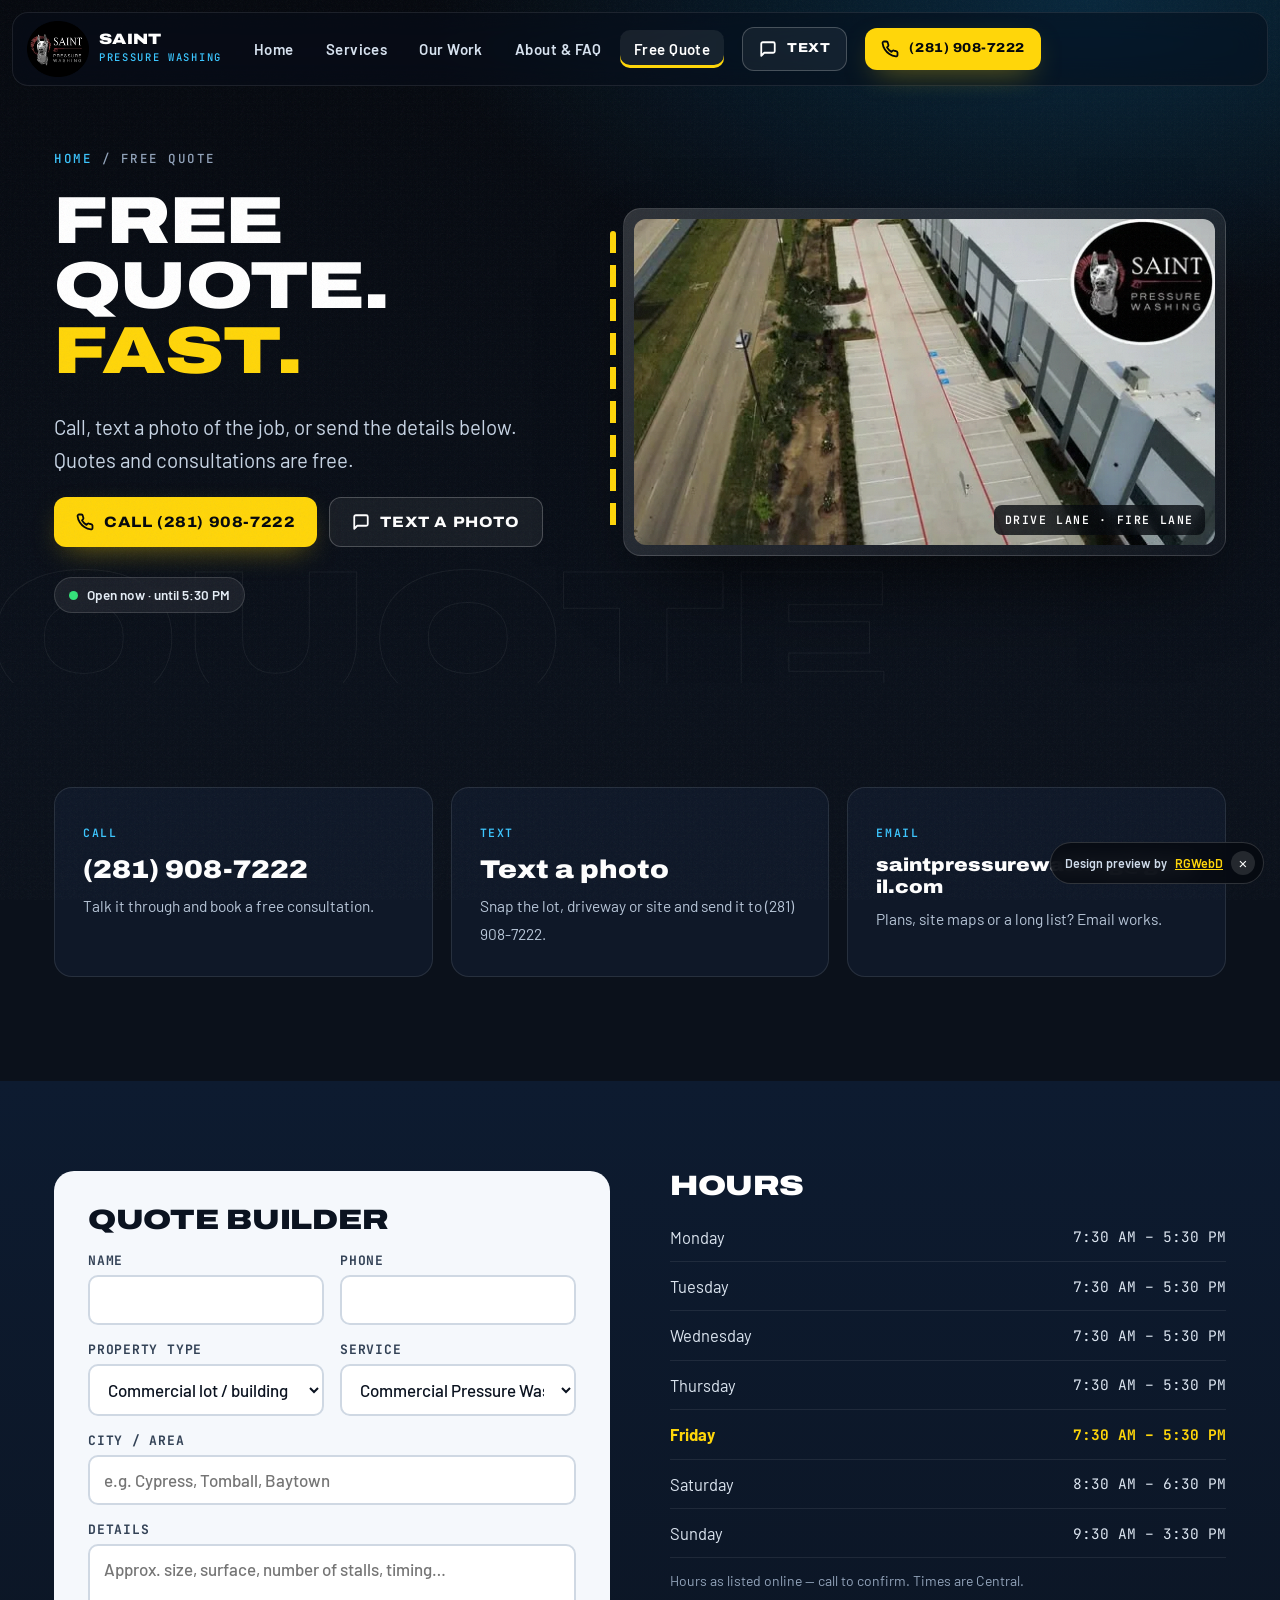
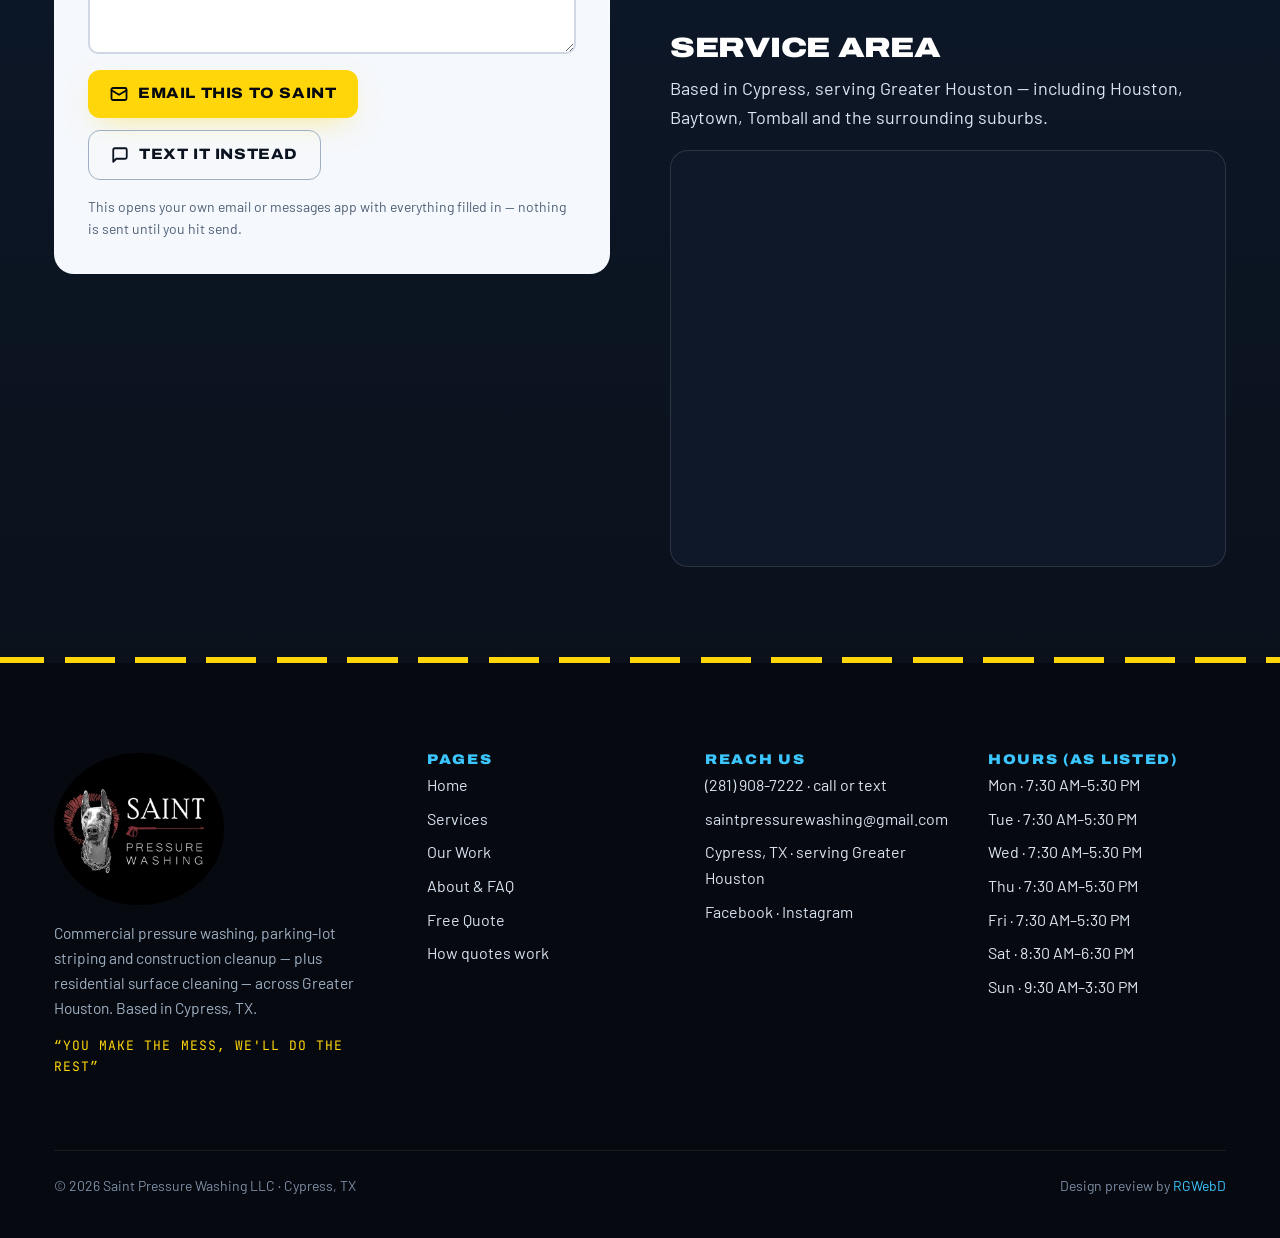
<file: docs/contact.html>
<!doctype html><html lang="en" class="no-js"><head>
<meta charset="utf-8"><meta name="viewport" content="width=device-width,initial-scale=1,viewport-fit=cover">
<title>Free Quote | Call or Text (281) 908-7222 — Saint Pressure Washing, Houston</title><meta name="description" content="Get a free quote and consultation from Saint Pressure Washing LLC. Call or text (281) 908-7222 or email saintpressurewashing@gmail.com. Serving Greater Houston from Cypress, TX.">
<link rel="canonical" href="https://rgwebd.github.io/saintpressurewashing/contact.html"><meta name="theme-color" content="#06090f">
<meta property="og:type" content="website"><meta property="og:site_name" content="Saint Pressure Washing LLC"><meta property="og:title" content="Free Quote | Call or Text (281) 908-7222 — Saint Pressure Washing, Houston"><meta property="og:description" content="Get a free quote and consultation from Saint Pressure Washing LLC. Call or text (281) 908-7222 or email saintpressurewashing@gmail.com. Serving Greater Houston from Cypress, TX."><meta property="og:url" content="https://rgwebd.github.io/saintpressurewashing/contact.html"><meta property="og:image" content="https://rgwebd.github.io/saintpressurewashing/og.jpg"><meta property="og:image:width" content="1200"><meta property="og:image:height" content="630">
<meta name="twitter:card" content="summary_large_image"><meta name="twitter:title" content="Free Quote | Call or Text (281) 908-7222 — Saint Pressure Washing, Houston"><meta name="twitter:description" content="Get a free quote and consultation from Saint Pressure Washing LLC. Call or text (281) 908-7222 or email saintpressurewashing@gmail.com. Serving Greater Houston from Cypress, TX."><meta name="twitter:image" content="https://rgwebd.github.io/saintpressurewashing/og.jpg">
<link rel="icon" href="brand/favicon.ico" sizes="any"><link rel="icon" type="image/png" sizes="32x32" href="brand/favicon-32.png"><link rel="icon" type="image/png" sizes="192x192" href="brand/favicon-192.png"><link rel="apple-touch-icon" href="brand/favicon-180.png">
<link rel="preconnect" href="https://fonts.googleapis.com"><link rel="preconnect" href="https://fonts.gstatic.com" crossorigin>
<link href="https://fonts.googleapis.com/css2?family=Archivo:wdth,wght@112..125,700..900&family=Barlow:wght@400;500;600;700&family=JetBrains+Mono:wght@500;600;700;800&display=swap" rel="stylesheet">
<link rel="stylesheet" href="assets/site.css?v=1"><script type="application/ld+json">{"@context": "https://schema.org", "@type": "HomeAndConstructionBusiness", "@id": "https://rgwebd.github.io/saintpressurewashing/#business", "name": "Saint Pressure Washing LLC", "description": "Commercial pressure washing servicing the greater Houston area. Call today for a free quote & consultation!", "url": "https://rgwebd.github.io/saintpressurewashing/", "telephone": "+1-281-908-7222", "email": "saintpressurewashing@gmail.com", "slogan": "You make the mess, we'll do the rest", "image": "https://rgwebd.github.io/saintpressurewashing/og.jpg", "logo": "https://rgwebd.github.io/saintpressurewashing/brand/logo-badge-1200.png", "address": {"@type": "PostalAddress", "addressLocality": "Cypress", "addressRegion": "TX", "addressCountry": "US"}, "areaServed": [{"@type": "City", "name": "Houston"}, {"@type": "City", "name": "Cypress"}, {"@type": "City", "name": "Baytown"}, {"@type": "City", "name": "Tomball"}, {"@type": "AdministrativeArea", "name": "Greater Houston"}], "openingHoursSpecification": [{"@type": "OpeningHoursSpecification", "dayOfWeek": ["Monday", "Tuesday", "Wednesday", "Thursday", "Friday"], "opens": "07:30", "closes": "17:30"}, {"@type": "OpeningHoursSpecification", "dayOfWeek": ["Saturday"], "opens": "08:30", "closes": "18:30"}, {"@type": "OpeningHoursSpecification", "dayOfWeek": ["Sunday"], "opens": "09:30", "closes": "15:30"}], "sameAs": ["https://www.facebook.com/SaintPressureWashingLLC", "https://www.instagram.com/saintpressurewashing/", "https://saintpressurewashing.com", "https://nextdoor.com/pages/saint-pressure-washing-llc-cypress-tx/"], "hasOfferCatalog": {"@type": "OfferCatalog", "name": "Services", "itemListElement": [{"@type": "Offer", "itemOffered": {"@type": "Service", "name": "Commercial Pressure Washing", "description": "Commercial pressure washing uses specialized high-flow equipment at the right pressure to remove dirt, algae stains and contaminants — keeping a property clean, safe and professional-looking."}}, {"@type": "Offer", "itemOffered": {"@type": "Service", "name": "Parking Lot Striping", "description": "Parking lot striping applies clear, durable markings that improve traffic flow, maximize space and keep people safe. Proper striping boosts visibility, supports ADA compliance and keeps a property organized and professional."}}, {"@type": "Offer", "itemOffered": {"@type": "Service", "name": "Construction Cleanup", "description": "Post-construction cleaning removes the dust, debris and residue left after building or renovation work, so the site is safe, spotless and ready for the final ADA-compliant parking layout."}}, {"@type": "Offer", "itemOffered": {"@type": "Service", "name": "Residential Surface Cleaning", "description": "Residential pressure washing uses controlled high-pressure cleaning to remove dirt, mold and buildup from your home’s exterior — protecting surfaces and boosting curb appeal. For delicate surfaces, soft washing uses lower pressure with a cleaning agent."}}]}, "review": [{"@type": "Review", "author": {"@type": "Person", "name": "Jason Cruz"}, "reviewBody": "10/10 experience, Tony knows what he’s doing and he’s always on time. 100% recommend coming from a business owner.", "publisher": {"@type": "Organization", "name": "Facebook"}}, {"@type": "Review", "author": {"@type": "Person", "name": "Amanda Lipscomb"}, "reviewBody": "I could not recommend Saint Power Washing higher. The level of professionalism is super high. The owner, Tony, is an exceptional communicator and team leader. I was very impressed with their work. They kept the job sites clean and completed all jobs so well and in a very timely manner. I have and will keep hiring the team to come back.", "publisher": {"@type": "Organization", "name": "Facebook"}}, {"@type": "Review", "author": {"@type": "Person", "name": "C. S., Cypress"}, "reviewBody": "Saint Pressure Washing LLC in Cypress, 281-908-7222. Tony does a GREAT job and is a nice young man.", "publisher": {"@type": "Organization", "name": "Nextdoor"}}]}</script><script type="application/ld+json">{"@context": "https://schema.org", "@type": "BreadcrumbList", "itemListElement": [{"@type": "ListItem", "position": 1, "name": "Home", "item": "https://rgwebd.github.io/saintpressurewashing/"}, {"@type": "ListItem", "position": 2, "name": "Free Quote", "item": "https://rgwebd.github.io/saintpressurewashing/contact.html"}]}</script>
<script src="https://cosmiccallers.lovable.app/demo-track.js" data-demo="saintpressurewashing" defer></script>
</head><body>
<a class="skip" href="#main">Skip to content</a><div class="prog" aria-hidden="true"></div>
<header class="nav" role="banner">
<a class="brand" href="index.html" aria-label="Saint Pressure Washing LLC — home"><img src="brand/logo-badge-240.webp" width="240" height="215" alt="Saint Pressure Washing LLC logo"><span>Saint<small>Pressure Washing</small></span></a>
<nav aria-label="Main"><ul><li><a href="index.html">Home</a></li><li><a href="services.html">Services</a></li><li><a href="work.html">Our Work</a></li><li><a href="about.html">About & FAQ</a></li><li><a href="contact.html" aria-current="page">Free Quote</a></li></ul></nav>
<a class="btn ghost cta-n" href="sms:+12819087222"><svg viewBox="0 0 24 24" fill="none" stroke="currentColor" stroke-width="2.4" stroke-linecap="round" stroke-linejoin="round" aria-hidden="true"><path d="M21 15a2 2 0 0 1-2 2H7l-4 4V5a2 2 0 0 1 2-2h14a2 2 0 0 1 2 2z"/></svg>Text</a><a class="btn cta-n mag" href="tel:+12819087222"><svg viewBox="0 0 24 24" fill="none" stroke="currentColor" stroke-width="2.4" stroke-linecap="round" stroke-linejoin="round" aria-hidden="true"><path d="M22 16.9v3a2 2 0 0 1-2.2 2 19.8 19.8 0 0 1-8.6-3.1 19.5 19.5 0 0 1-6-6A19.8 19.8 0 0 1 2.1 4.2 2 2 0 0 1 4.1 2h3a2 2 0 0 1 2 1.7c.1.9.4 1.8.7 2.7a2 2 0 0 1-.5 2.1L8 9.8a16 16 0 0 0 6 6l1.3-1.3a2 2 0 0 1 2.1-.4c.9.3 1.8.6 2.7.7a2 2 0 0 1 1.7 2z"/></svg>(281) 908-7222</a>
<button class="burger" type="button" aria-label="Menu" aria-expanded="false" aria-controls="mmenu"><i></i><i></i><i></i></button>
</header>
<div class="mmenu" id="mmenu"><a class="ml" href="index.html">Home</a><a class="ml" href="services.html">Services</a><a class="ml" href="work.html">Our Work</a><a class="ml" href="about.html">About & FAQ</a><a class="ml" href="contact.html">Free Quote</a><div class="row"><a class="btn" href="tel:+12819087222"><svg viewBox="0 0 24 24" fill="none" stroke="currentColor" stroke-width="2.4" stroke-linecap="round" stroke-linejoin="round" aria-hidden="true"><path d="M22 16.9v3a2 2 0 0 1-2.2 2 19.8 19.8 0 0 1-8.6-3.1 19.5 19.5 0 0 1-6-6A19.8 19.8 0 0 1 2.1 4.2 2 2 0 0 1 4.1 2h3a2 2 0 0 1 2 1.7c.1.9.4 1.8.7 2.7a2 2 0 0 1-.5 2.1L8 9.8a16 16 0 0 0 6 6l1.3-1.3a2 2 0 0 1 2.1-.4c.9.3 1.8.6 2.7.7a2 2 0 0 1 1.7 2z"/></svg>Call (281) 908-7222</a><a class="btn ghost" href="sms:+12819087222"><svg viewBox="0 0 24 24" fill="none" stroke="currentColor" stroke-width="2.4" stroke-linecap="round" stroke-linejoin="round" aria-hidden="true"><path d="M21 15a2 2 0 0 1-2 2H7l-4 4V5a2 2 0 0 1 2-2h14a2 2 0 0 1 2 2z"/></svg>Text us</a></div></div>
<main id="main"><section class="phero"><div class="outline" aria-hidden="true">QUOTE</div><div class="wrap grid">
<div class="rv"><div class="crumbs"><a href="index.html">Home</a> / Free Quote</div><h1>Free quote. <span class="y">Fast.</span></h1><p class="lede">Call, text a photo of the job, or send the details below. Quotes and consultations are free.</p>
<div class="ctas"><a class="btn mag" href="tel:+12819087222"><svg viewBox="0 0 24 24" fill="none" stroke="currentColor" stroke-width="2.4" stroke-linecap="round" stroke-linejoin="round" aria-hidden="true"><path d="M22 16.9v3a2 2 0 0 1-2.2 2 19.8 19.8 0 0 1-8.6-3.1 19.5 19.5 0 0 1-6-6A19.8 19.8 0 0 1 2.1 4.2 2 2 0 0 1 4.1 2h3a2 2 0 0 1 2 1.7c.1.9.4 1.8.7 2.7a2 2 0 0 1-.5 2.1L8 9.8a16 16 0 0 0 6 6l1.3-1.3a2 2 0 0 1 2.1-.4c.9.3 1.8.6 2.7.7a2 2 0 0 1 1.7 2z"/></svg>Call (281) 908-7222</a><a class="btn ghost" href="sms:+12819087222"><svg viewBox="0 0 24 24" fill="none" stroke="currentColor" stroke-width="2.4" stroke-linecap="round" stroke-linejoin="round" aria-hidden="true"><path d="M21 15a2 2 0 0 1-2 2H7l-4 4V5a2 2 0 0 1 2-2h14a2 2 0 0 1 2 2z"/></svg>Text a photo</a></div><div class="chips"><span class="chip" data-live><span class="dot"></span><span class="t">Hours as listed</span></span></div></div>
<div class="frame rv d2"><img src="img/f19.webp" width="590" height="331" alt="Long drive lane with fresh fire-lane lines alongside a warehouse" fetchpriority="high"><span class="tag">Drive lane · fire lane</span></div>
</div></section><section class="sec"><div class="wrap">
<div class="ways"><a class="way rv" href="tel:+12819087222"><small>Call</small><b>(281) 908-7222</b><span>Talk it through and book a free consultation.</span></a>
<a class="way rv d1" href="sms:+12819087222"><small>Text</small><b>Text a photo</b><span>Snap the lot, driveway or site and send it to (281) 908-7222.</span></a>
<a class="way rv d2" href="mailto:saintpressurewashing@gmail.com?subject=Free%20quote%20request"><small>Email</small><b class="sm">saintpressurewashing@gmail.com</b><span>Plans, site maps or a long list? Email works.</span></a></div>
</div></section>
<section class="sec tight alt"><div class="wrap two">
<form class="qform rv" novalidate><h3>Quote builder</h3>
<label>Name<input name="name" autocomplete="name"></label><label>Phone<input name="phone" type="tel" autocomplete="tel"></label>
<label>Property type<select name="ptype"><option>Commercial lot / building</option><option>New construction</option><option>HOA / multi-unit</option><option>Home</option><option>Other</option></select></label>
<label>Service<select name="service"><option>Commercial Pressure Washing</option><option>Parking Lot Striping</option><option>Construction Cleanup</option><option>Residential Surface Cleaning</option></select></label>
<label class="full">City / area<input name="city" placeholder="e.g. Cypress, Tomball, Baytown"></label>
<label class="full">Details<textarea name="details" rows="4" placeholder="Approx. size, surface, number of stalls, timing…"></textarea></label>
<div class="ctas"><button class="btn" type="submit"><svg viewBox="0 0 24 24" fill="none" stroke="currentColor" stroke-width="2.4" stroke-linecap="round" stroke-linejoin="round" aria-hidden="true"><rect x="2" y="4" width="20" height="16" rx="2"/><path d="m22 7-10 6L2 7"/></svg>Email this to Saint</button><button class="btn ghost qsms" type="button"><svg viewBox="0 0 24 24" fill="none" stroke="currentColor" stroke-width="2.4" stroke-linecap="round" stroke-linejoin="round" aria-hidden="true"><path d="M21 15a2 2 0 0 1-2 2H7l-4 4V5a2 2 0 0 1 2-2h14a2 2 0 0 1 2 2z"/></svg>Text it instead</button></div>
<small>This opens your own email or messages app with everything filled in — nothing is sent until you hit send.</small></form>
<div class="rv d1"><h3>Hours</h3><table class="hours"><tbody><tr data-d="mo"><td>Monday</td><td>7:30 AM – 5:30 PM</td></tr><tr data-d="tu"><td>Tuesday</td><td>7:30 AM – 5:30 PM</td></tr><tr data-d="we"><td>Wednesday</td><td>7:30 AM – 5:30 PM</td></tr><tr data-d="th"><td>Thursday</td><td>7:30 AM – 5:30 PM</td></tr><tr data-d="fr"><td>Friday</td><td>7:30 AM – 5:30 PM</td></tr><tr data-d="sa"><td>Saturday</td><td>8:30 AM – 6:30 PM</td></tr><tr data-d="su"><td>Sunday</td><td>9:30 AM – 3:30 PM</td></tr></tbody></table><p class="flag" style="margin-top:12px">Hours as listed online — call to confirm. Times are Central.</p>
<h3 style="margin-top:40px">Service area</h3><p>Based in Cypress, serving Greater Houston — including Houston, Baytown, Tomball and the surrounding suburbs.</p>
<div class="map"><iframe title="Map of the Greater Houston service area" loading="lazy" referrerpolicy="no-referrer-when-downgrade" src="https://www.google.com/maps?q=Houston,+TX&amp;z=9&amp;output=embed"></iframe></div></div>
</div></section></main>
<footer><div class="wrap"><div class="fgrid">
<div><img class="flogo" src="brand/logo-badge-520.webp" width="520" height="466" alt="Saint Pressure Washing LLC logo" loading="lazy"><p>Commercial pressure washing, parking-lot striping and construction cleanup — plus residential surface cleaning — across Greater Houston. Based in Cypress, TX.</p><p class="y" style="font-family:var(--fm);font-size:13px;letter-spacing:.08em;text-transform:uppercase">“You make the mess, we&#x27;ll do the rest”</p></div>
<div><h4>Pages</h4><ul><li><a href="index.html">Home</a></li><li><a href="services.html">Services</a></li><li><a href="work.html">Our Work</a></li><li><a href="about.html">About & FAQ</a></li><li><a href="contact.html">Free Quote</a></li><li><a href="services.html#process">How quotes work</a></li></ul></div>
<div><h4>Reach us</h4><ul><li><a href="tel:+12819087222">(281) 908-7222</a> · call or text</li><li><a href="mailto:saintpressurewashing@gmail.com">saintpressurewashing@gmail.com</a></li><li>Cypress, TX · serving Greater Houston</li><li><a href="https://www.facebook.com/SaintPressureWashingLLC" target="_blank" rel="noopener">Facebook</a> · <a href="https://www.instagram.com/saintpressurewashing/" target="_blank" rel="noopener">Instagram</a></li></ul></div>
<div><h4>Hours (as listed)</h4><ul><li>Mon · 7:30 AM–5:30 PM</li><li>Tue · 7:30 AM–5:30 PM</li><li>Wed · 7:30 AM–5:30 PM</li><li>Thu · 7:30 AM–5:30 PM</li><li>Fri · 7:30 AM–5:30 PM</li><li>Sat · 8:30 AM–6:30 PM</li><li>Sun · 9:30 AM–3:30 PM</li></ul></div>
</div><div class="fbase"><span>© 2026 Saint Pressure Washing LLC · Cypress, TX</span><span>Design preview by <a href="https://github.com/RGWebD" target="_blank" rel="noopener">RGWebD</a></span></div></div></footer>
<div class="mbar" role="region" aria-label="Quick contact"><a class="btn" href="tel:+12819087222"><svg viewBox="0 0 24 24" fill="none" stroke="currentColor" stroke-width="2.4" stroke-linecap="round" stroke-linejoin="round" aria-hidden="true"><path d="M22 16.9v3a2 2 0 0 1-2.2 2 19.8 19.8 0 0 1-8.6-3.1 19.5 19.5 0 0 1-6-6A19.8 19.8 0 0 1 2.1 4.2 2 2 0 0 1 4.1 2h3a2 2 0 0 1 2 1.7c.1.9.4 1.8.7 2.7a2 2 0 0 1-.5 2.1L8 9.8a16 16 0 0 0 6 6l1.3-1.3a2 2 0 0 1 2.1-.4c.9.3 1.8.6 2.7.7a2 2 0 0 1 1.7 2z"/></svg>Call</a><a class="btn water" href="sms:+12819087222"><svg viewBox="0 0 24 24" fill="none" stroke="currentColor" stroke-width="2.4" stroke-linecap="round" stroke-linejoin="round" aria-hidden="true"><path d="M21 15a2 2 0 0 1-2 2H7l-4 4V5a2 2 0 0 1 2-2h14a2 2 0 0 1 2 2z"/></svg>Text a photo</a></div>
<div class="pill" role="note">Design preview by <a href="https://github.com/RGWebD" target="_blank" rel="noopener">RGWebD</a><button type="button" aria-label="Dismiss preview note">×</button></div>
<script>window.SPW_HOURS={"mo": [450, 1050], "tu": [450, 1050], "we": [450, 1050], "th": [450, 1050], "fr": [450, 1050], "sa": [510, 1110], "su": [570, 930]};</script>
<script src="assets/site.js?v=1" defer></script>
</body></html>
</file>
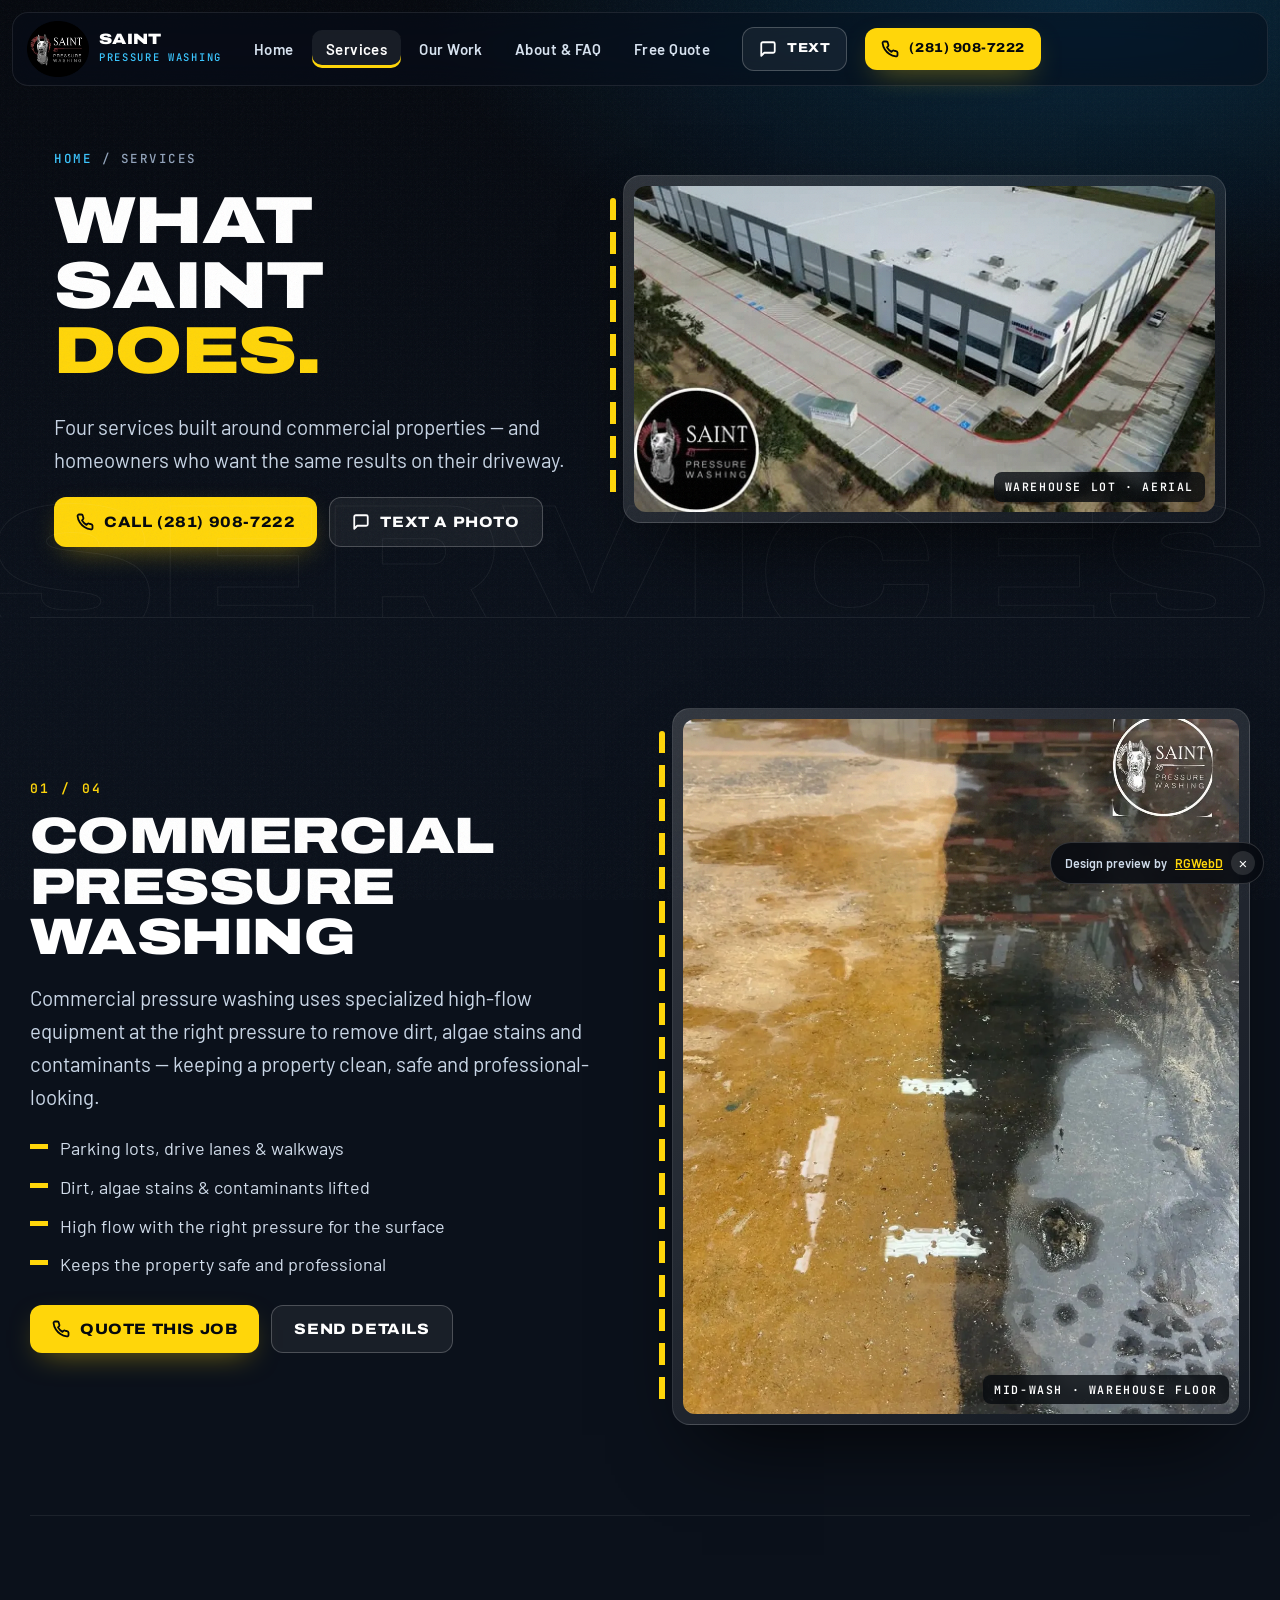
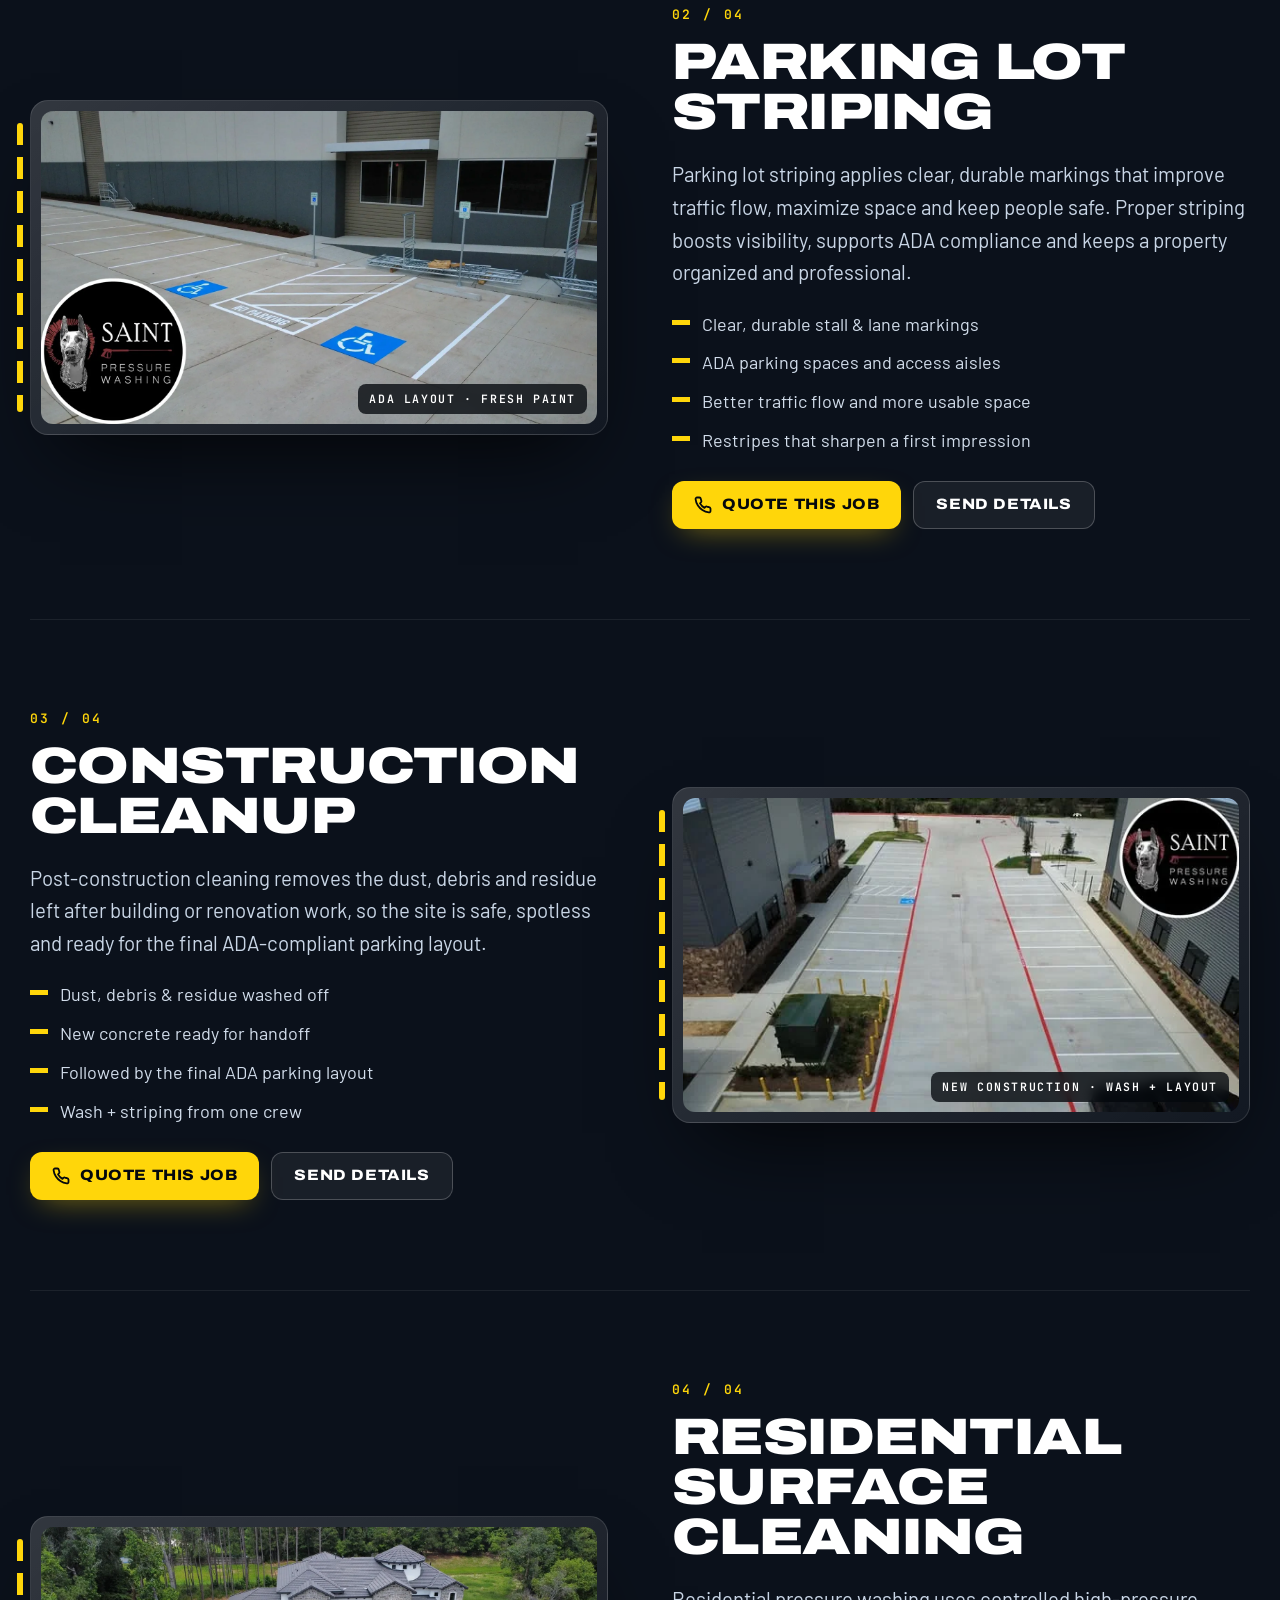
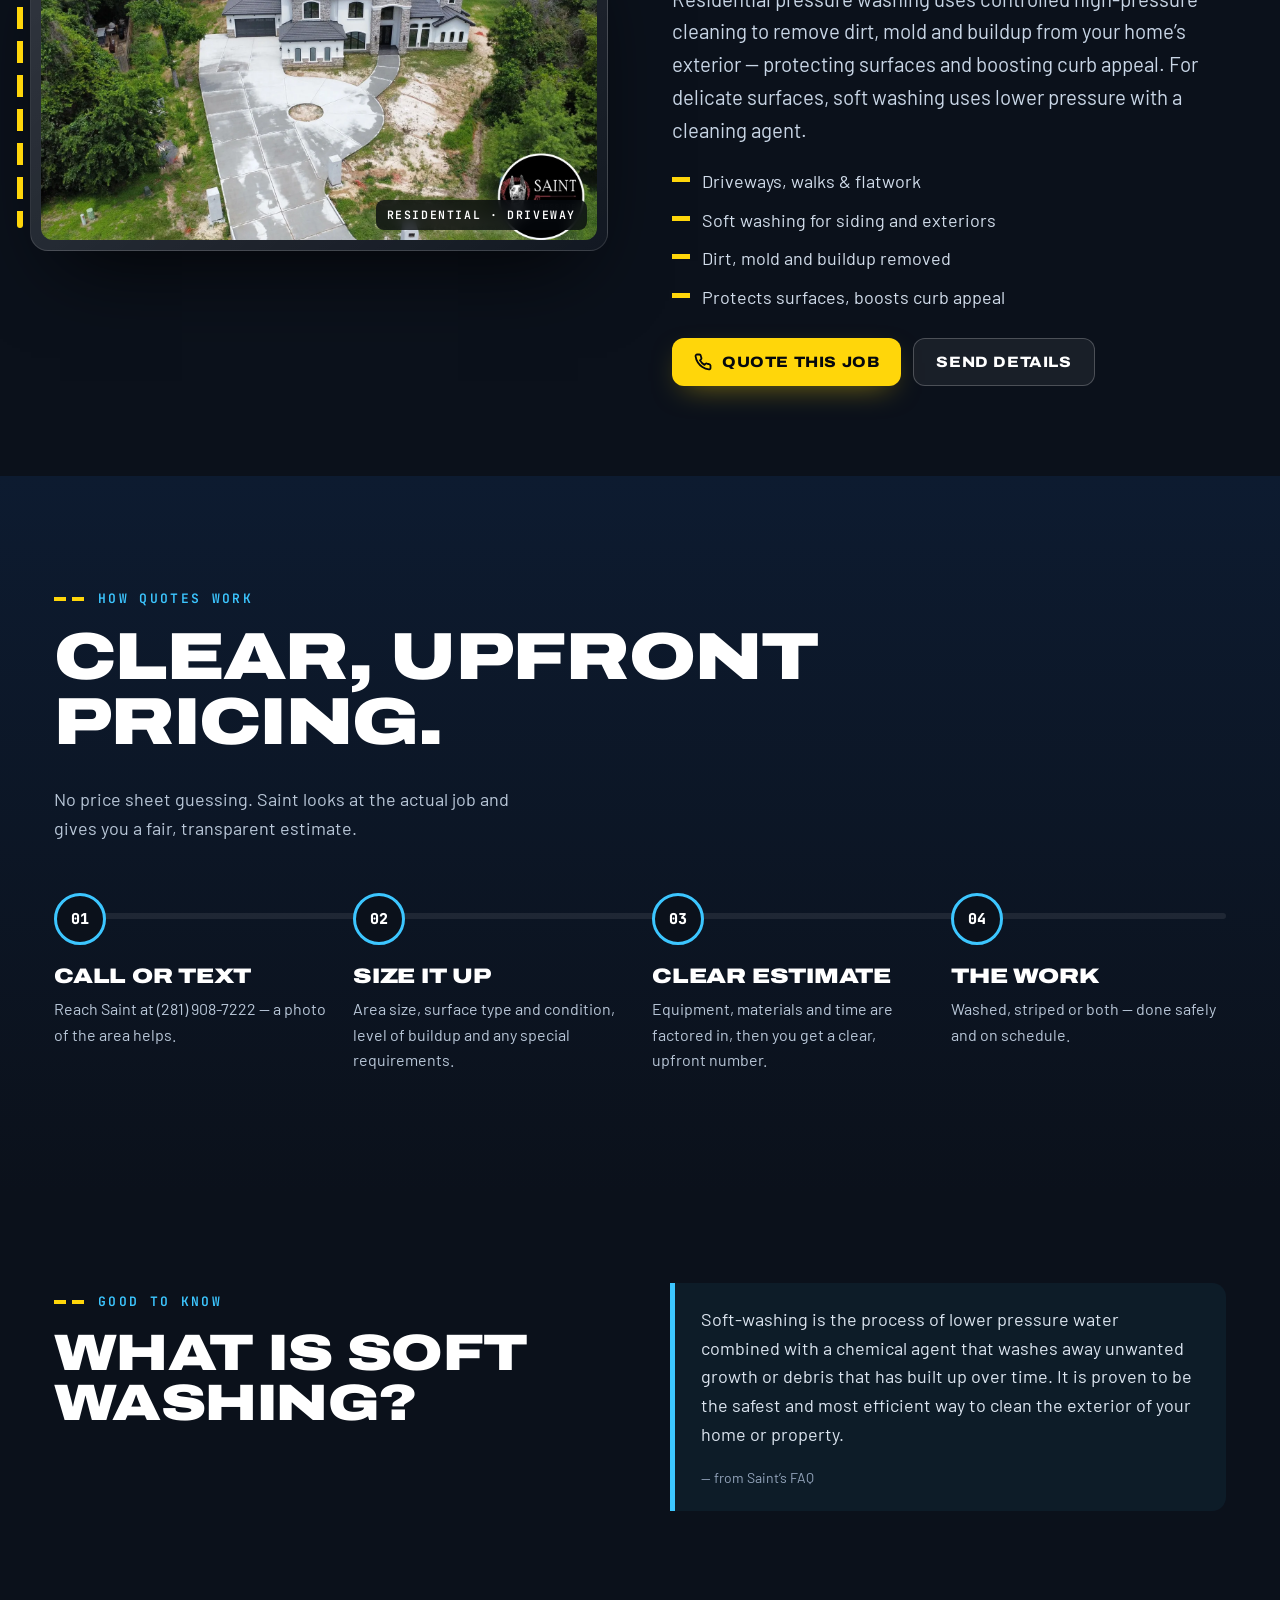
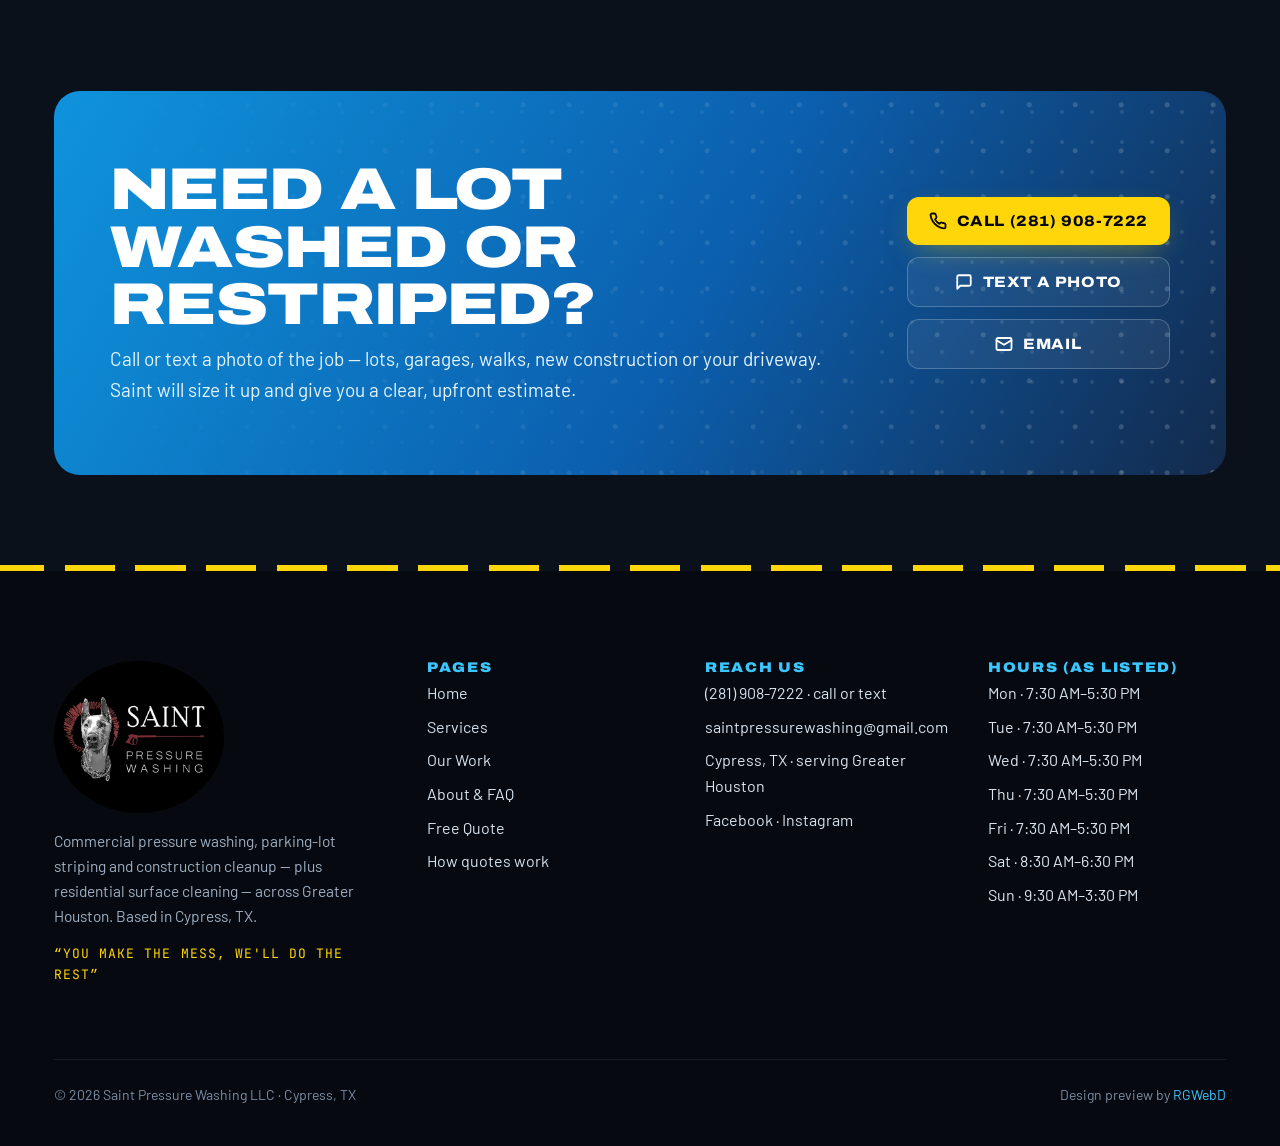
<file: docs/services.html>
<!doctype html><html lang="en" class="no-js"><head>
<meta charset="utf-8"><meta name="viewport" content="width=device-width,initial-scale=1,viewport-fit=cover">
<title>Services | Pressure Washing, Striping &amp; Cleanup — Saint Pressure Washing, Houston</title><meta name="description" content="Commercial pressure washing, parking lot striping &amp; ADA layout, post-construction cleanup and residential surface cleaning / soft washing in Greater Houston. Free quotes.">
<link rel="canonical" href="https://rgwebd.github.io/saintpressurewashing/services.html"><meta name="theme-color" content="#06090f">
<meta property="og:type" content="website"><meta property="og:site_name" content="Saint Pressure Washing LLC"><meta property="og:title" content="Services | Pressure Washing, Striping &amp; Cleanup — Saint Pressure Washing, Houston"><meta property="og:description" content="Commercial pressure washing, parking lot striping &amp; ADA layout, post-construction cleanup and residential surface cleaning / soft washing in Greater Houston. Free quotes."><meta property="og:url" content="https://rgwebd.github.io/saintpressurewashing/services.html"><meta property="og:image" content="https://rgwebd.github.io/saintpressurewashing/og.jpg"><meta property="og:image:width" content="1200"><meta property="og:image:height" content="630">
<meta name="twitter:card" content="summary_large_image"><meta name="twitter:title" content="Services | Pressure Washing, Striping &amp; Cleanup — Saint Pressure Washing, Houston"><meta name="twitter:description" content="Commercial pressure washing, parking lot striping &amp; ADA layout, post-construction cleanup and residential surface cleaning / soft washing in Greater Houston. Free quotes."><meta name="twitter:image" content="https://rgwebd.github.io/saintpressurewashing/og.jpg">
<link rel="icon" href="brand/favicon.ico" sizes="any"><link rel="icon" type="image/png" sizes="32x32" href="brand/favicon-32.png"><link rel="icon" type="image/png" sizes="192x192" href="brand/favicon-192.png"><link rel="apple-touch-icon" href="brand/favicon-180.png">
<link rel="preconnect" href="https://fonts.googleapis.com"><link rel="preconnect" href="https://fonts.gstatic.com" crossorigin>
<link href="https://fonts.googleapis.com/css2?family=Archivo:wdth,wght@112..125,700..900&family=Barlow:wght@400;500;600;700&family=JetBrains+Mono:wght@500;600;700;800&display=swap" rel="stylesheet">
<link rel="stylesheet" href="assets/site.css?v=1"><script type="application/ld+json">{"@context": "https://schema.org", "@type": "HomeAndConstructionBusiness", "@id": "https://rgwebd.github.io/saintpressurewashing/#business", "name": "Saint Pressure Washing LLC", "description": "Commercial pressure washing servicing the greater Houston area. Call today for a free quote & consultation!", "url": "https://rgwebd.github.io/saintpressurewashing/", "telephone": "+1-281-908-7222", "email": "saintpressurewashing@gmail.com", "slogan": "You make the mess, we'll do the rest", "image": "https://rgwebd.github.io/saintpressurewashing/og.jpg", "logo": "https://rgwebd.github.io/saintpressurewashing/brand/logo-badge-1200.png", "address": {"@type": "PostalAddress", "addressLocality": "Cypress", "addressRegion": "TX", "addressCountry": "US"}, "areaServed": [{"@type": "City", "name": "Houston"}, {"@type": "City", "name": "Cypress"}, {"@type": "City", "name": "Baytown"}, {"@type": "City", "name": "Tomball"}, {"@type": "AdministrativeArea", "name": "Greater Houston"}], "openingHoursSpecification": [{"@type": "OpeningHoursSpecification", "dayOfWeek": ["Monday", "Tuesday", "Wednesday", "Thursday", "Friday"], "opens": "07:30", "closes": "17:30"}, {"@type": "OpeningHoursSpecification", "dayOfWeek": ["Saturday"], "opens": "08:30", "closes": "18:30"}, {"@type": "OpeningHoursSpecification", "dayOfWeek": ["Sunday"], "opens": "09:30", "closes": "15:30"}], "sameAs": ["https://www.facebook.com/SaintPressureWashingLLC", "https://www.instagram.com/saintpressurewashing/", "https://saintpressurewashing.com", "https://nextdoor.com/pages/saint-pressure-washing-llc-cypress-tx/"], "hasOfferCatalog": {"@type": "OfferCatalog", "name": "Services", "itemListElement": [{"@type": "Offer", "itemOffered": {"@type": "Service", "name": "Commercial Pressure Washing", "description": "Commercial pressure washing uses specialized high-flow equipment at the right pressure to remove dirt, algae stains and contaminants — keeping a property clean, safe and professional-looking."}}, {"@type": "Offer", "itemOffered": {"@type": "Service", "name": "Parking Lot Striping", "description": "Parking lot striping applies clear, durable markings that improve traffic flow, maximize space and keep people safe. Proper striping boosts visibility, supports ADA compliance and keeps a property organized and professional."}}, {"@type": "Offer", "itemOffered": {"@type": "Service", "name": "Construction Cleanup", "description": "Post-construction cleaning removes the dust, debris and residue left after building or renovation work, so the site is safe, spotless and ready for the final ADA-compliant parking layout."}}, {"@type": "Offer", "itemOffered": {"@type": "Service", "name": "Residential Surface Cleaning", "description": "Residential pressure washing uses controlled high-pressure cleaning to remove dirt, mold and buildup from your home’s exterior — protecting surfaces and boosting curb appeal. For delicate surfaces, soft washing uses lower pressure with a cleaning agent."}}]}, "review": [{"@type": "Review", "author": {"@type": "Person", "name": "Jason Cruz"}, "reviewBody": "10/10 experience, Tony knows what he’s doing and he’s always on time. 100% recommend coming from a business owner.", "publisher": {"@type": "Organization", "name": "Facebook"}}, {"@type": "Review", "author": {"@type": "Person", "name": "Amanda Lipscomb"}, "reviewBody": "I could not recommend Saint Power Washing higher. The level of professionalism is super high. The owner, Tony, is an exceptional communicator and team leader. I was very impressed with their work. They kept the job sites clean and completed all jobs so well and in a very timely manner. I have and will keep hiring the team to come back.", "publisher": {"@type": "Organization", "name": "Facebook"}}, {"@type": "Review", "author": {"@type": "Person", "name": "C. S., Cypress"}, "reviewBody": "Saint Pressure Washing LLC in Cypress, 281-908-7222. Tony does a GREAT job and is a nice young man.", "publisher": {"@type": "Organization", "name": "Nextdoor"}}]}</script><script type="application/ld+json">{"@context": "https://schema.org", "@type": "BreadcrumbList", "itemListElement": [{"@type": "ListItem", "position": 1, "name": "Home", "item": "https://rgwebd.github.io/saintpressurewashing/"}, {"@type": "ListItem", "position": 2, "name": "Services", "item": "https://rgwebd.github.io/saintpressurewashing/services.html"}]}</script>
<script src="https://cosmiccallers.lovable.app/demo-track.js" data-demo="saintpressurewashing" defer></script>
</head><body>
<a class="skip" href="#main">Skip to content</a><div class="prog" aria-hidden="true"></div>
<header class="nav" role="banner">
<a class="brand" href="index.html" aria-label="Saint Pressure Washing LLC — home"><img src="brand/logo-badge-240.webp" width="240" height="215" alt="Saint Pressure Washing LLC logo"><span>Saint<small>Pressure Washing</small></span></a>
<nav aria-label="Main"><ul><li><a href="index.html">Home</a></li><li><a href="services.html" aria-current="page">Services</a></li><li><a href="work.html">Our Work</a></li><li><a href="about.html">About & FAQ</a></li><li><a href="contact.html">Free Quote</a></li></ul></nav>
<a class="btn ghost cta-n" href="sms:+12819087222"><svg viewBox="0 0 24 24" fill="none" stroke="currentColor" stroke-width="2.4" stroke-linecap="round" stroke-linejoin="round" aria-hidden="true"><path d="M21 15a2 2 0 0 1-2 2H7l-4 4V5a2 2 0 0 1 2-2h14a2 2 0 0 1 2 2z"/></svg>Text</a><a class="btn cta-n mag" href="tel:+12819087222"><svg viewBox="0 0 24 24" fill="none" stroke="currentColor" stroke-width="2.4" stroke-linecap="round" stroke-linejoin="round" aria-hidden="true"><path d="M22 16.9v3a2 2 0 0 1-2.2 2 19.8 19.8 0 0 1-8.6-3.1 19.5 19.5 0 0 1-6-6A19.8 19.8 0 0 1 2.1 4.2 2 2 0 0 1 4.1 2h3a2 2 0 0 1 2 1.7c.1.9.4 1.8.7 2.7a2 2 0 0 1-.5 2.1L8 9.8a16 16 0 0 0 6 6l1.3-1.3a2 2 0 0 1 2.1-.4c.9.3 1.8.6 2.7.7a2 2 0 0 1 1.7 2z"/></svg>(281) 908-7222</a>
<button class="burger" type="button" aria-label="Menu" aria-expanded="false" aria-controls="mmenu"><i></i><i></i><i></i></button>
</header>
<div class="mmenu" id="mmenu"><a class="ml" href="index.html">Home</a><a class="ml" href="services.html">Services</a><a class="ml" href="work.html">Our Work</a><a class="ml" href="about.html">About & FAQ</a><a class="ml" href="contact.html">Free Quote</a><div class="row"><a class="btn" href="tel:+12819087222"><svg viewBox="0 0 24 24" fill="none" stroke="currentColor" stroke-width="2.4" stroke-linecap="round" stroke-linejoin="round" aria-hidden="true"><path d="M22 16.9v3a2 2 0 0 1-2.2 2 19.8 19.8 0 0 1-8.6-3.1 19.5 19.5 0 0 1-6-6A19.8 19.8 0 0 1 2.1 4.2 2 2 0 0 1 4.1 2h3a2 2 0 0 1 2 1.7c.1.9.4 1.8.7 2.7a2 2 0 0 1-.5 2.1L8 9.8a16 16 0 0 0 6 6l1.3-1.3a2 2 0 0 1 2.1-.4c.9.3 1.8.6 2.7.7a2 2 0 0 1 1.7 2z"/></svg>Call (281) 908-7222</a><a class="btn ghost" href="sms:+12819087222"><svg viewBox="0 0 24 24" fill="none" stroke="currentColor" stroke-width="2.4" stroke-linecap="round" stroke-linejoin="round" aria-hidden="true"><path d="M21 15a2 2 0 0 1-2 2H7l-4 4V5a2 2 0 0 1 2-2h14a2 2 0 0 1 2 2z"/></svg>Text us</a></div></div>
<main id="main"><section class="phero"><div class="outline" aria-hidden="true">SERVICES</div><div class="wrap grid">
<div class="rv"><div class="crumbs"><a href="index.html">Home</a> / Services</div><h1>What Saint <span class="y">does.</span></h1><p class="lede">Four services built around commercial properties — and homeowners who want the same results on their driveway.</p>
<div class="ctas"><a class="btn mag" href="tel:+12819087222"><svg viewBox="0 0 24 24" fill="none" stroke="currentColor" stroke-width="2.4" stroke-linecap="round" stroke-linejoin="round" aria-hidden="true"><path d="M22 16.9v3a2 2 0 0 1-2.2 2 19.8 19.8 0 0 1-8.6-3.1 19.5 19.5 0 0 1-6-6A19.8 19.8 0 0 1 2.1 4.2 2 2 0 0 1 4.1 2h3a2 2 0 0 1 2 1.7c.1.9.4 1.8.7 2.7a2 2 0 0 1-.5 2.1L8 9.8a16 16 0 0 0 6 6l1.3-1.3a2 2 0 0 1 2.1-.4c.9.3 1.8.6 2.7.7a2 2 0 0 1 1.7 2z"/></svg>Call (281) 908-7222</a><a class="btn ghost" href="sms:+12819087222"><svg viewBox="0 0 24 24" fill="none" stroke="currentColor" stroke-width="2.4" stroke-linecap="round" stroke-linejoin="round" aria-hidden="true"><path d="M21 15a2 2 0 0 1-2 2H7l-4 4V5a2 2 0 0 1 2-2h14a2 2 0 0 1 2 2z"/></svg>Text a photo</a></div></div>
<div class="frame rv d2"><img src="img/f16.webp" width="590" height="331" alt="Aerial of a new warehouse with a freshly washed and striped lot" fetchpriority="high"><span class="tag">Warehouse lot · aerial</span></div>
</div></section><section class="wrap svc" id="commercial-pressure-washing">
<div class="frame portrait rv"><img src="img/warehouse-midwash.webp" width="1100" height="1469" alt="Warehouse floor mid-wash: a sharp line between grimy and freshly washed concrete" loading="lazy" decoding="async"><span class="tag">Mid-wash · warehouse floor</span></div>
<div class="rv d1"><span class="no">01 / 04</span><h2>Commercial Pressure Washing</h2><p class="lede">Commercial pressure washing uses specialized high-flow equipment at the right pressure to remove dirt, algae stains and contaminants — keeping a property clean, safe and professional-looking.</p><ul><li>Parking lots, drive lanes &amp; walkways</li><li>Dirt, algae stains &amp; contaminants lifted</li><li>High flow with the right pressure for the surface</li><li>Keeps the property safe and professional</li></ul>
<div class="ctas"><a class="btn mag" href="tel:+12819087222"><svg viewBox="0 0 24 24" fill="none" stroke="currentColor" stroke-width="2.4" stroke-linecap="round" stroke-linejoin="round" aria-hidden="true"><path d="M22 16.9v3a2 2 0 0 1-2.2 2 19.8 19.8 0 0 1-8.6-3.1 19.5 19.5 0 0 1-6-6A19.8 19.8 0 0 1 2.1 4.2 2 2 0 0 1 4.1 2h3a2 2 0 0 1 2 1.7c.1.9.4 1.8.7 2.7a2 2 0 0 1-.5 2.1L8 9.8a16 16 0 0 0 6 6l1.3-1.3a2 2 0 0 1 2.1-.4c.9.3 1.8.6 2.7.7a2 2 0 0 1 1.7 2z"/></svg>Quote this job</a><a class="btn ghost" href="contact.html">Send details</a></div></div></section><section class="wrap svc" id="parking-lot-striping">
<div class="frame rv"><img src="img/ada-stripes.webp" width="1600" height="900" alt="Freshly painted ADA parking spaces with blue symbols and white hatched access aisle beside a new building" loading="lazy" decoding="async"><span class="tag">ADA layout · fresh paint</span></div>
<div class="rv d1"><span class="no">02 / 04</span><h2>Parking Lot Striping</h2><p class="lede">Parking lot striping applies clear, durable markings that improve traffic flow, maximize space and keep people safe. Proper striping boosts visibility, supports ADA compliance and keeps a property organized and professional.</p><ul><li>Clear, durable stall &amp; lane markings</li><li>ADA parking spaces and access aisles</li><li>Better traffic flow and more usable space</li><li>Restripes that sharpen a first impression</li></ul>
<div class="ctas"><a class="btn mag" href="tel:+12819087222"><svg viewBox="0 0 24 24" fill="none" stroke="currentColor" stroke-width="2.4" stroke-linecap="round" stroke-linejoin="round" aria-hidden="true"><path d="M22 16.9v3a2 2 0 0 1-2.2 2 19.8 19.8 0 0 1-8.6-3.1 19.5 19.5 0 0 1-6-6A19.8 19.8 0 0 1 2.1 4.2 2 2 0 0 1 4.1 2h3a2 2 0 0 1 2 1.7c.1.9.4 1.8.7 2.7a2 2 0 0 1-.5 2.1L8 9.8a16 16 0 0 0 6 6l1.3-1.3a2 2 0 0 1 2.1-.4c.9.3 1.8.6 2.7.7a2 2 0 0 1 1.7 2z"/></svg>Quote this job</a><a class="btn ghost" href="contact.html">Send details</a></div></div></section><section class="wrap svc" id="construction-cleanup">
<div class="frame rv"><img src="img/f07.webp" width="590" height="333" alt="Aerial view of a new-construction lot with fresh red fire lanes and white stalls between two buildings" loading="lazy" decoding="async"><span class="tag">New construction · wash + layout</span></div>
<div class="rv d1"><span class="no">03 / 04</span><h2>Construction Cleanup</h2><p class="lede">Post-construction cleaning removes the dust, debris and residue left after building or renovation work, so the site is safe, spotless and ready for the final ADA-compliant parking layout.</p><ul><li>Dust, debris &amp; residue washed off</li><li>New concrete ready for handoff</li><li>Followed by the final ADA parking layout</li><li>Wash + striping from one crew</li></ul>
<div class="ctas"><a class="btn mag" href="tel:+12819087222"><svg viewBox="0 0 24 24" fill="none" stroke="currentColor" stroke-width="2.4" stroke-linecap="round" stroke-linejoin="round" aria-hidden="true"><path d="M22 16.9v3a2 2 0 0 1-2.2 2 19.8 19.8 0 0 1-8.6-3.1 19.5 19.5 0 0 1-6-6A19.8 19.8 0 0 1 2.1 4.2 2 2 0 0 1 4.1 2h3a2 2 0 0 1 2 1.7c.1.9.4 1.8.7 2.7a2 2 0 0 1-.5 2.1L8 9.8a16 16 0 0 0 6 6l1.3-1.3a2 2 0 0 1 2.1-.4c.9.3 1.8.6 2.7.7a2 2 0 0 1 1.7 2z"/></svg>Quote this job</a><a class="btn ghost" href="contact.html">Send details</a></div></div></section><section class="wrap svc" id="residential-surface-cleaning">
<div class="frame rv"><img src="img/residential-drive.webp" width="1600" height="900" alt="Aerial view of a large two-story home with a long, freshly cleaned concrete driveway" loading="lazy" decoding="async"><span class="tag">Residential · driveway</span></div>
<div class="rv d1"><span class="no">04 / 04</span><h2>Residential Surface Cleaning</h2><p class="lede">Residential pressure washing uses controlled high-pressure cleaning to remove dirt, mold and buildup from your home’s exterior — protecting surfaces and boosting curb appeal. For delicate surfaces, soft washing uses lower pressure with a cleaning agent.</p><ul><li>Driveways, walks &amp; flatwork</li><li>Soft washing for siding and exteriors</li><li>Dirt, mold and buildup removed</li><li>Protects surfaces, boosts curb appeal</li></ul>
<div class="ctas"><a class="btn mag" href="tel:+12819087222"><svg viewBox="0 0 24 24" fill="none" stroke="currentColor" stroke-width="2.4" stroke-linecap="round" stroke-linejoin="round" aria-hidden="true"><path d="M22 16.9v3a2 2 0 0 1-2.2 2 19.8 19.8 0 0 1-8.6-3.1 19.5 19.5 0 0 1-6-6A19.8 19.8 0 0 1 2.1 4.2 2 2 0 0 1 4.1 2h3a2 2 0 0 1 2 1.7c.1.9.4 1.8.7 2.7a2 2 0 0 1-.5 2.1L8 9.8a16 16 0 0 0 6 6l1.3-1.3a2 2 0 0 1 2.1-.4c.9.3 1.8.6 2.7.7a2 2 0 0 1 1.7 2z"/></svg>Quote this job</a><a class="btn ghost" href="contact.html">Send details</a></div></div></section><section class="sec alt" id="process"><div class="wrap"><div class="head"><div class="rv"><span class="eyebrow">How quotes work</span><h2>Clear, upfront pricing.</h2></div><p class="rv d1">No price sheet guessing. Saint looks at the actual job and gives you a fair, transparent estimate.</p></div>
<div class="timeline"><div class="fill" aria-hidden="true"></div>
<div class="step rv"><h3>Call or text</h3><p>Reach Saint at (281) 908-7222 — a photo of the area helps.</p></div>
<div class="step rv d1"><h3>Size it up</h3><p>Area size, surface type and condition, level of buildup and any special requirements.</p></div>
<div class="step rv d2"><h3>Clear estimate</h3><p>Equipment, materials and time are factored in, then you get a clear, upfront number.</p></div>
<div class="step rv d3"><h3>The work</h3><p>Washed, striped or both — done safely and on schedule.</p></div>
</div></div></section>
<section class="sec tight"><div class="wrap two"><div class="rv"><span class="eyebrow">Good to know</span><h2>What is soft washing?</h2></div>
<div class="note rv d1"><p>Soft-washing is the process of lower pressure water combined with a chemical agent that washes away unwanted growth or debris that has built up over time. It is proven to be the safest and most efficient way to clean the exterior of your home or property.</p><p class="flag" style="margin:0">— from Saint’s FAQ</p></div></div></section>
<section class="sec tight"><div class="wrap"><div class="cta rv"><div class="drops" aria-hidden="true"></div>
<div><h2>Need a lot washed or restriped?</h2><p>Call or text a photo of the job — lots, garages, walks, new construction or your driveway. Saint will size it up and give you a clear, upfront estimate.</p></div>
<div class="ctas"><a class="btn mag" href="tel:+12819087222"><svg viewBox="0 0 24 24" fill="none" stroke="currentColor" stroke-width="2.4" stroke-linecap="round" stroke-linejoin="round" aria-hidden="true"><path d="M22 16.9v3a2 2 0 0 1-2.2 2 19.8 19.8 0 0 1-8.6-3.1 19.5 19.5 0 0 1-6-6A19.8 19.8 0 0 1 2.1 4.2 2 2 0 0 1 4.1 2h3a2 2 0 0 1 2 1.7c.1.9.4 1.8.7 2.7a2 2 0 0 1-.5 2.1L8 9.8a16 16 0 0 0 6 6l1.3-1.3a2 2 0 0 1 2.1-.4c.9.3 1.8.6 2.7.7a2 2 0 0 1 1.7 2z"/></svg>Call (281) 908-7222</a><a class="btn ghost" href="sms:+12819087222"><svg viewBox="0 0 24 24" fill="none" stroke="currentColor" stroke-width="2.4" stroke-linecap="round" stroke-linejoin="round" aria-hidden="true"><path d="M21 15a2 2 0 0 1-2 2H7l-4 4V5a2 2 0 0 1 2-2h14a2 2 0 0 1 2 2z"/></svg>Text a photo</a><a class="btn ghost" href="mailto:saintpressurewashing@gmail.com?subject=Free%20quote%20request"><svg viewBox="0 0 24 24" fill="none" stroke="currentColor" stroke-width="2.4" stroke-linecap="round" stroke-linejoin="round" aria-hidden="true"><rect x="2" y="4" width="20" height="16" rx="2"/><path d="m22 7-10 6L2 7"/></svg>Email</a></div>
</div></div></section></main>
<footer><div class="wrap"><div class="fgrid">
<div><img class="flogo" src="brand/logo-badge-520.webp" width="520" height="466" alt="Saint Pressure Washing LLC logo" loading="lazy"><p>Commercial pressure washing, parking-lot striping and construction cleanup — plus residential surface cleaning — across Greater Houston. Based in Cypress, TX.</p><p class="y" style="font-family:var(--fm);font-size:13px;letter-spacing:.08em;text-transform:uppercase">“You make the mess, we&#x27;ll do the rest”</p></div>
<div><h4>Pages</h4><ul><li><a href="index.html">Home</a></li><li><a href="services.html">Services</a></li><li><a href="work.html">Our Work</a></li><li><a href="about.html">About & FAQ</a></li><li><a href="contact.html">Free Quote</a></li><li><a href="services.html#process">How quotes work</a></li></ul></div>
<div><h4>Reach us</h4><ul><li><a href="tel:+12819087222">(281) 908-7222</a> · call or text</li><li><a href="mailto:saintpressurewashing@gmail.com">saintpressurewashing@gmail.com</a></li><li>Cypress, TX · serving Greater Houston</li><li><a href="https://www.facebook.com/SaintPressureWashingLLC" target="_blank" rel="noopener">Facebook</a> · <a href="https://www.instagram.com/saintpressurewashing/" target="_blank" rel="noopener">Instagram</a></li></ul></div>
<div><h4>Hours (as listed)</h4><ul><li>Mon · 7:30 AM–5:30 PM</li><li>Tue · 7:30 AM–5:30 PM</li><li>Wed · 7:30 AM–5:30 PM</li><li>Thu · 7:30 AM–5:30 PM</li><li>Fri · 7:30 AM–5:30 PM</li><li>Sat · 8:30 AM–6:30 PM</li><li>Sun · 9:30 AM–3:30 PM</li></ul></div>
</div><div class="fbase"><span>© 2026 Saint Pressure Washing LLC · Cypress, TX</span><span>Design preview by <a href="https://github.com/RGWebD" target="_blank" rel="noopener">RGWebD</a></span></div></div></footer>
<div class="mbar" role="region" aria-label="Quick contact"><a class="btn" href="tel:+12819087222"><svg viewBox="0 0 24 24" fill="none" stroke="currentColor" stroke-width="2.4" stroke-linecap="round" stroke-linejoin="round" aria-hidden="true"><path d="M22 16.9v3a2 2 0 0 1-2.2 2 19.8 19.8 0 0 1-8.6-3.1 19.5 19.5 0 0 1-6-6A19.8 19.8 0 0 1 2.1 4.2 2 2 0 0 1 4.1 2h3a2 2 0 0 1 2 1.7c.1.9.4 1.8.7 2.7a2 2 0 0 1-.5 2.1L8 9.8a16 16 0 0 0 6 6l1.3-1.3a2 2 0 0 1 2.1-.4c.9.3 1.8.6 2.7.7a2 2 0 0 1 1.7 2z"/></svg>Call</a><a class="btn water" href="sms:+12819087222"><svg viewBox="0 0 24 24" fill="none" stroke="currentColor" stroke-width="2.4" stroke-linecap="round" stroke-linejoin="round" aria-hidden="true"><path d="M21 15a2 2 0 0 1-2 2H7l-4 4V5a2 2 0 0 1 2-2h14a2 2 0 0 1 2 2z"/></svg>Text a photo</a></div>
<div class="pill" role="note">Design preview by <a href="https://github.com/RGWebD" target="_blank" rel="noopener">RGWebD</a><button type="button" aria-label="Dismiss preview note">×</button></div>
<script>window.SPW_HOURS={"mo": [450, 1050], "tu": [450, 1050], "we": [450, 1050], "th": [450, 1050], "fr": [450, 1050], "sa": [510, 1110], "su": [570, 930]};</script>
<script src="assets/site.js?v=1" defer></script>
</body></html>
</file>
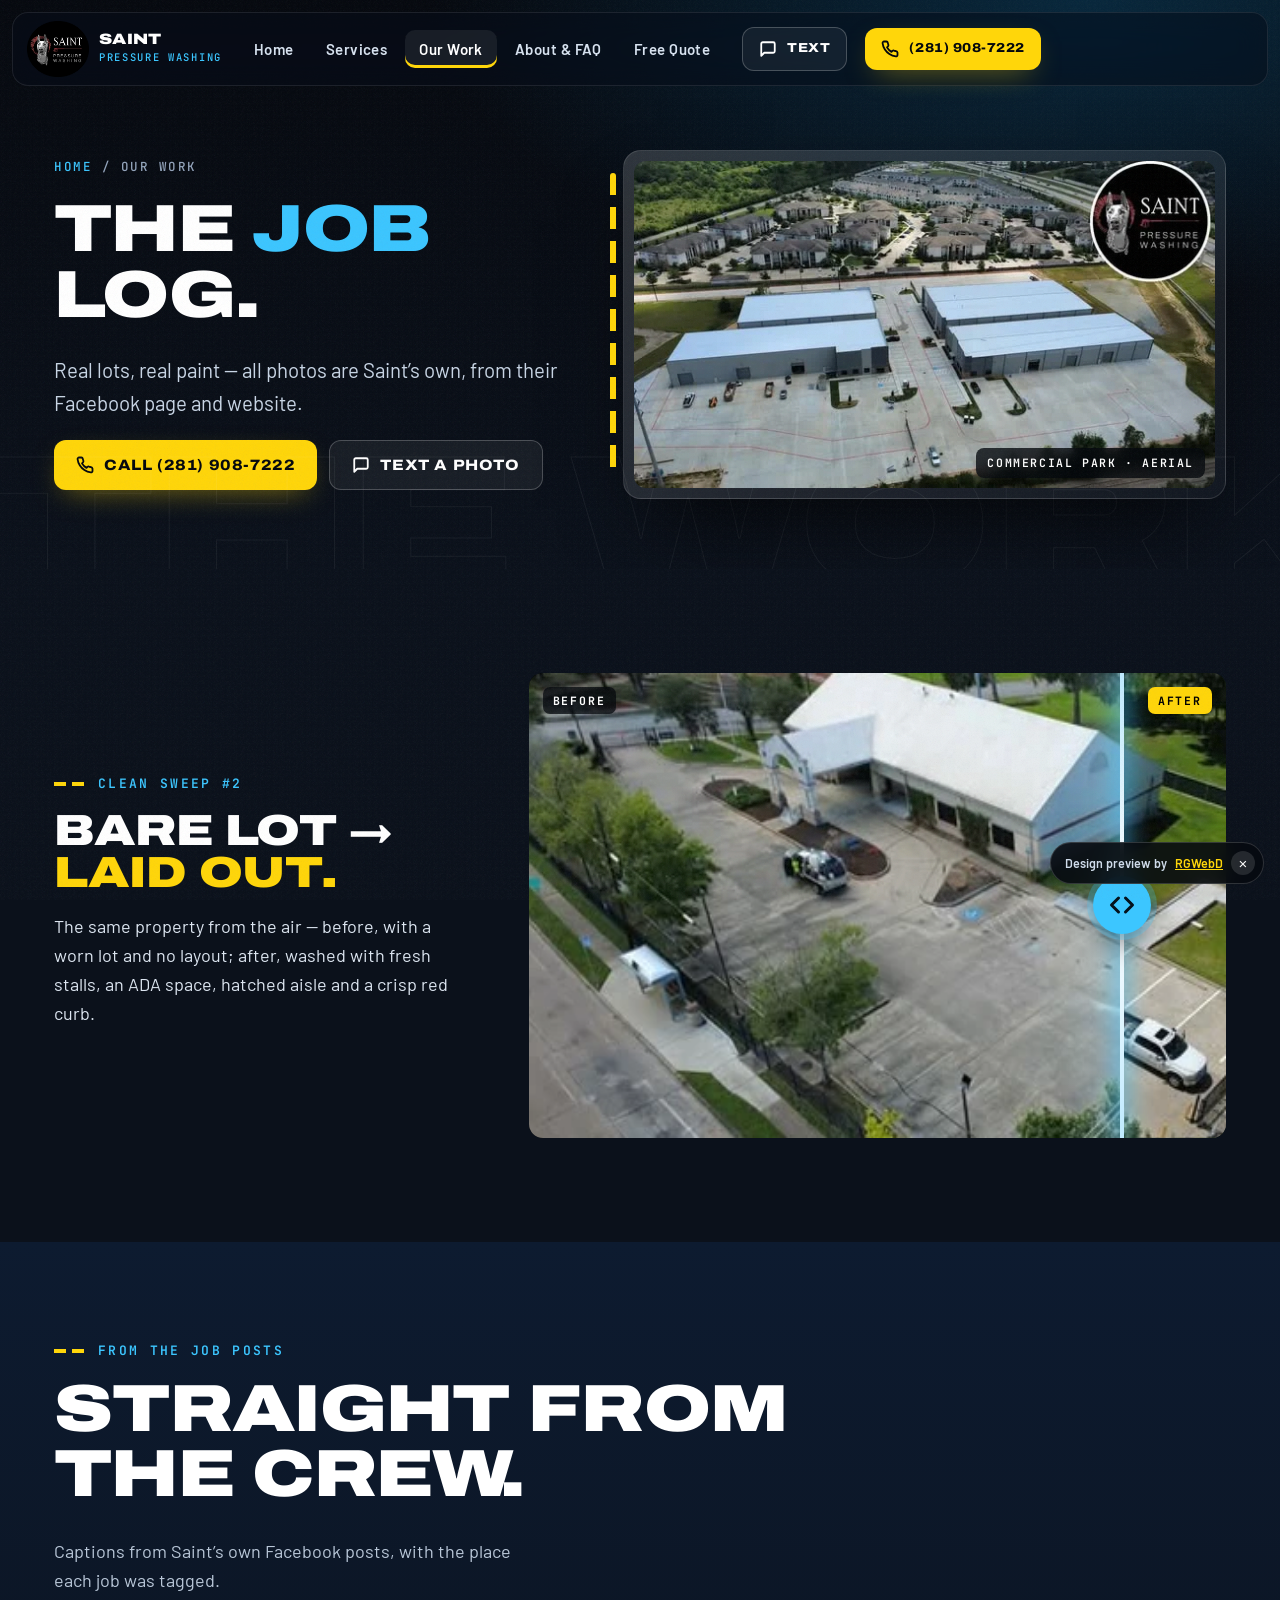
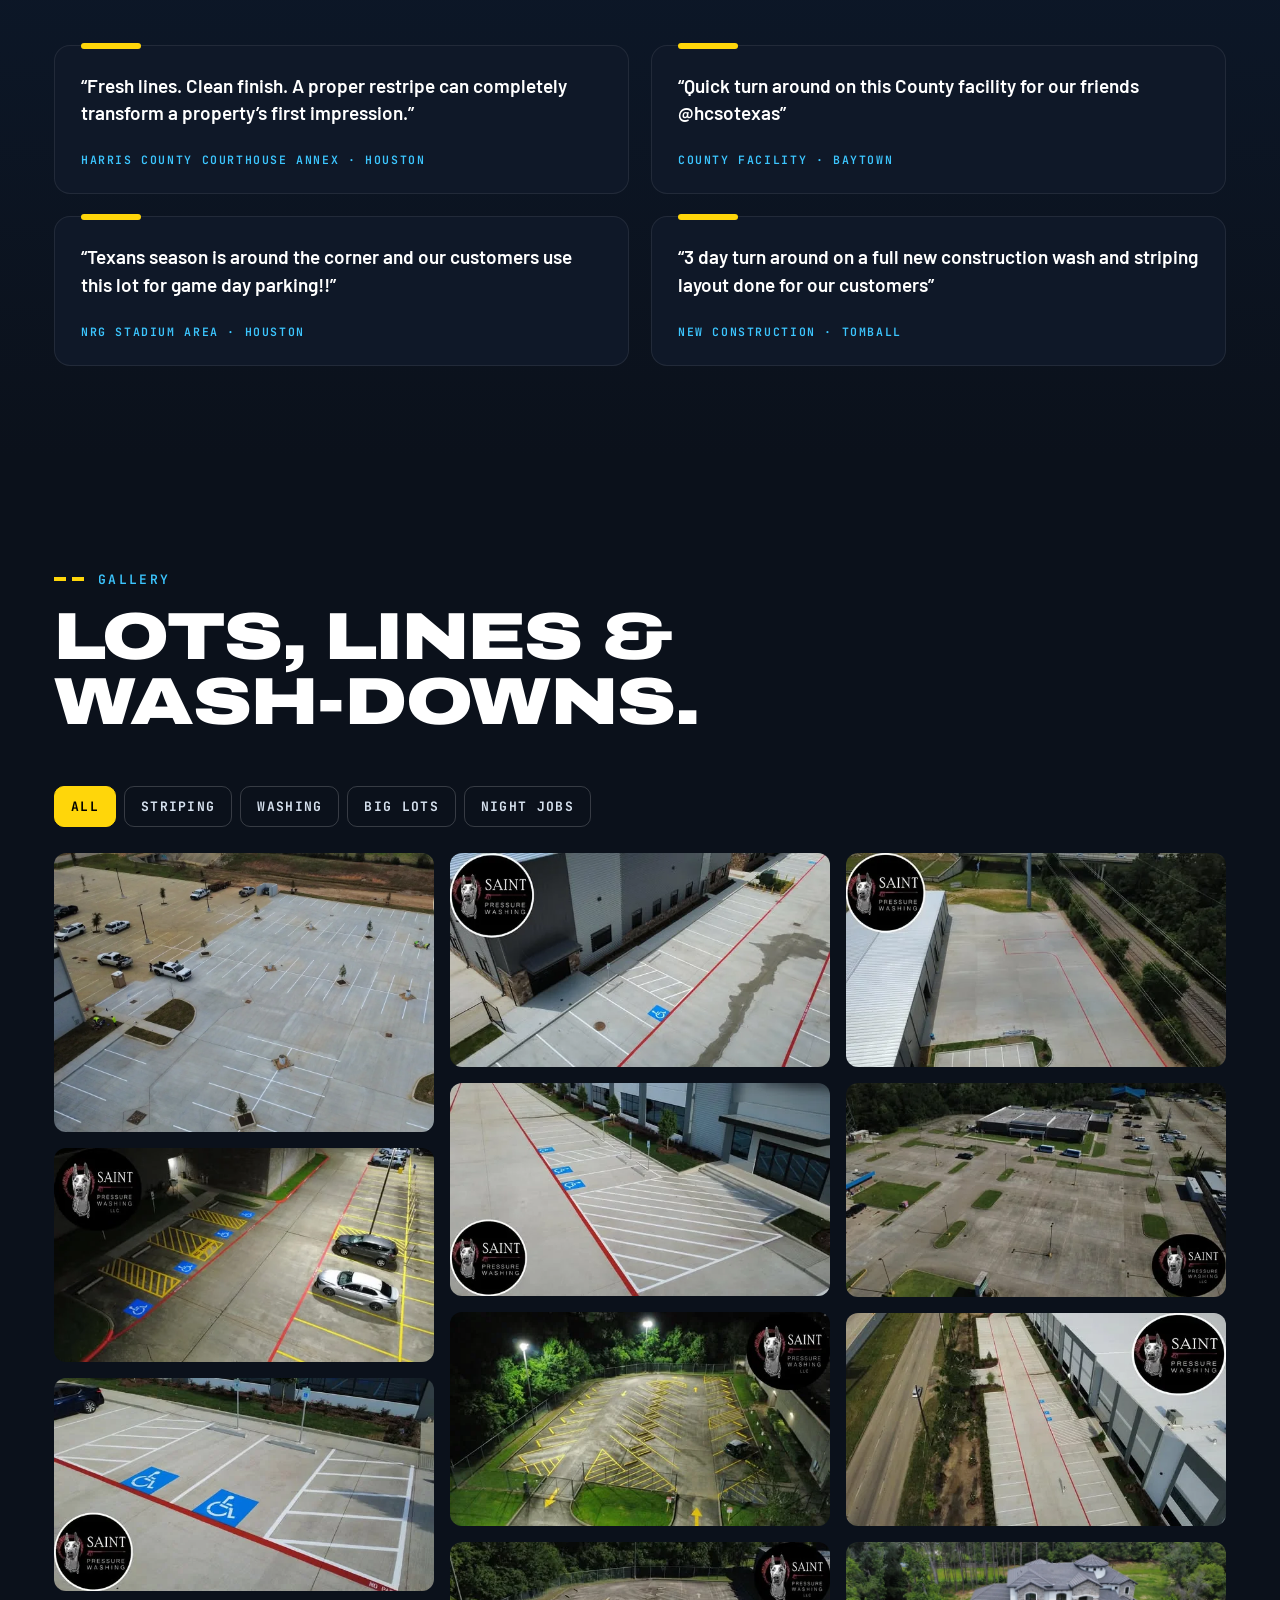
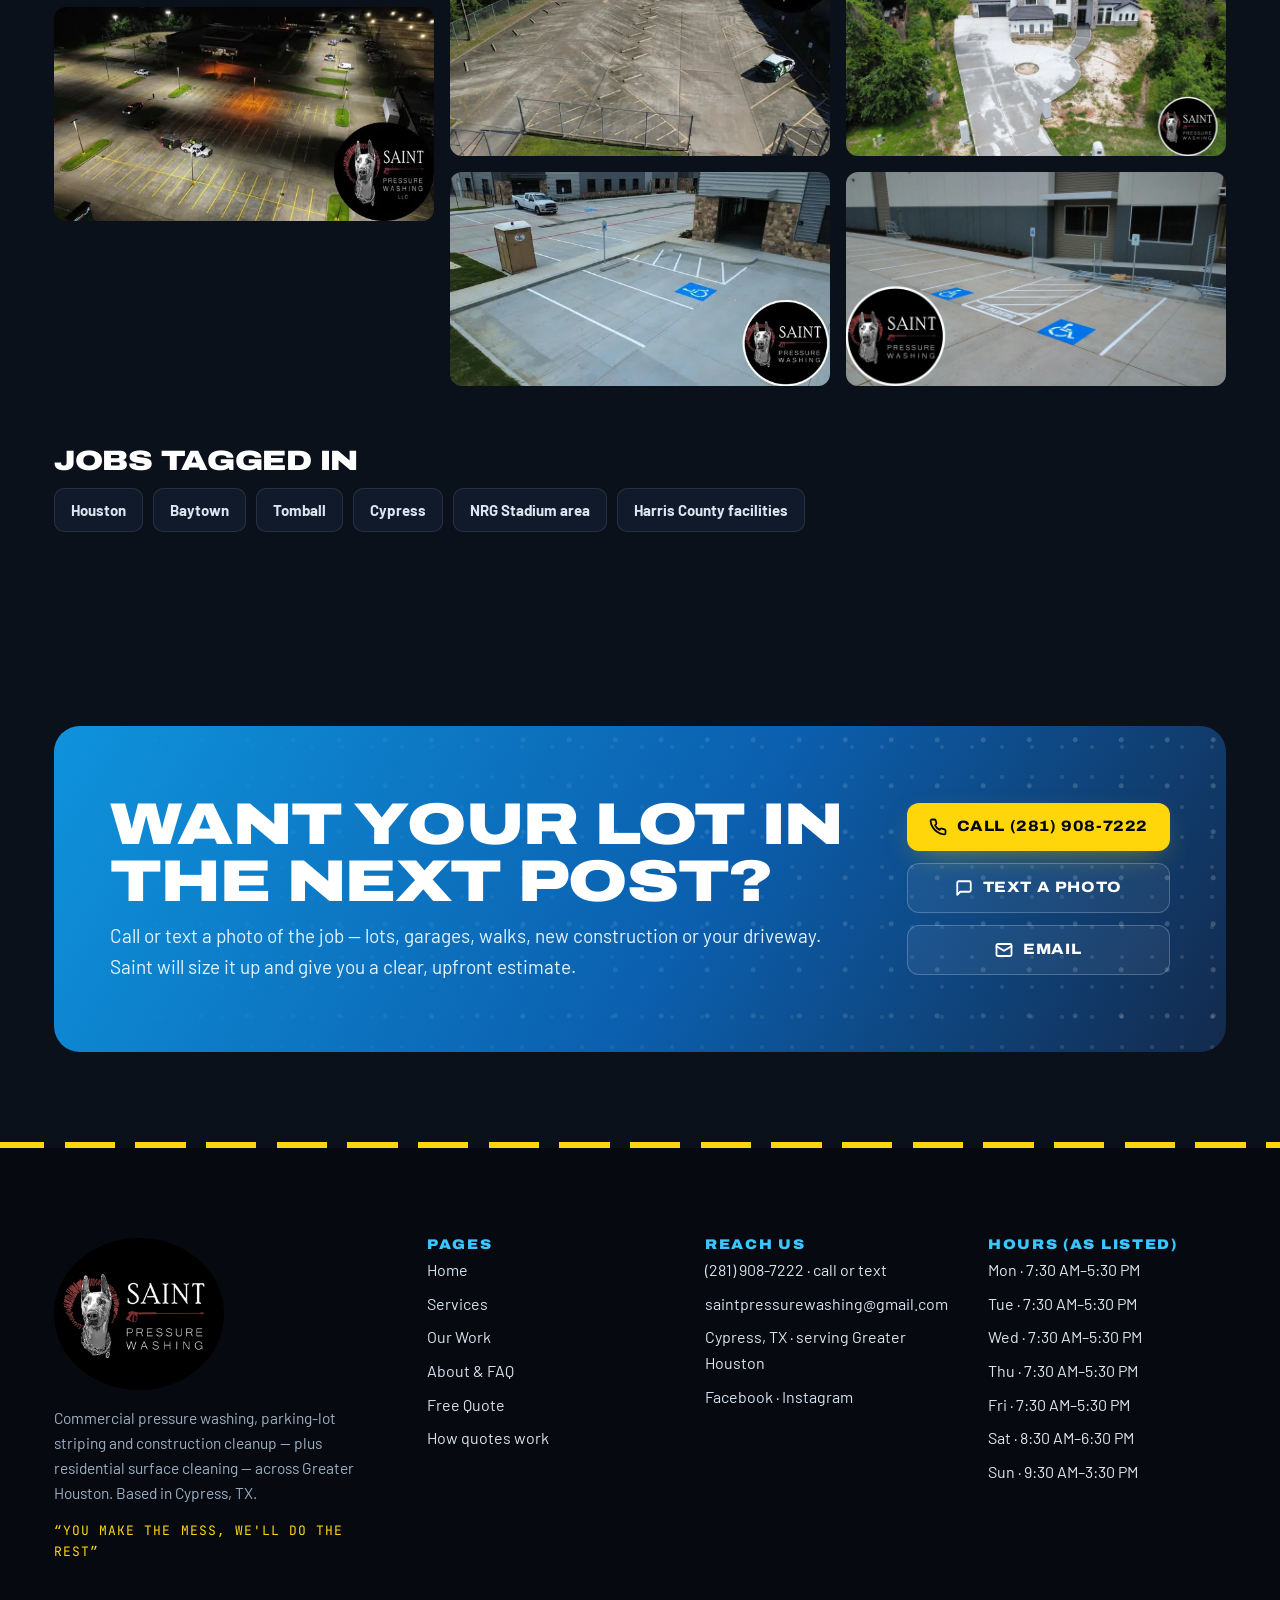
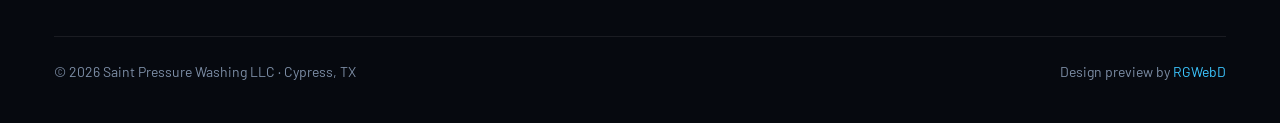
<file: docs/work.html>
<!doctype html><html lang="en" class="no-js"><head>
<meta charset="utf-8"><meta name="viewport" content="width=device-width,initial-scale=1,viewport-fit=cover">
<title>Our Work | Before &amp; After, Striping &amp; Washing — Saint Pressure Washing</title><meta name="description" content="Before-and-after photos and recent jobs from Saint Pressure Washing: parking lot washing and restriping, ADA layouts and new-construction cleanup across Houston, Baytown and Tomball.">
<link rel="canonical" href="https://rgwebd.github.io/saintpressurewashing/work.html"><meta name="theme-color" content="#06090f">
<meta property="og:type" content="website"><meta property="og:site_name" content="Saint Pressure Washing LLC"><meta property="og:title" content="Our Work | Before &amp; After, Striping &amp; Washing — Saint Pressure Washing"><meta property="og:description" content="Before-and-after photos and recent jobs from Saint Pressure Washing: parking lot washing and restriping, ADA layouts and new-construction cleanup across Houston, Baytown and Tomball."><meta property="og:url" content="https://rgwebd.github.io/saintpressurewashing/work.html"><meta property="og:image" content="https://rgwebd.github.io/saintpressurewashing/og.jpg"><meta property="og:image:width" content="1200"><meta property="og:image:height" content="630">
<meta name="twitter:card" content="summary_large_image"><meta name="twitter:title" content="Our Work | Before &amp; After, Striping &amp; Washing — Saint Pressure Washing"><meta name="twitter:description" content="Before-and-after photos and recent jobs from Saint Pressure Washing: parking lot washing and restriping, ADA layouts and new-construction cleanup across Houston, Baytown and Tomball."><meta name="twitter:image" content="https://rgwebd.github.io/saintpressurewashing/og.jpg">
<link rel="icon" href="brand/favicon.ico" sizes="any"><link rel="icon" type="image/png" sizes="32x32" href="brand/favicon-32.png"><link rel="icon" type="image/png" sizes="192x192" href="brand/favicon-192.png"><link rel="apple-touch-icon" href="brand/favicon-180.png">
<link rel="preconnect" href="https://fonts.googleapis.com"><link rel="preconnect" href="https://fonts.gstatic.com" crossorigin>
<link href="https://fonts.googleapis.com/css2?family=Archivo:wdth,wght@112..125,700..900&family=Barlow:wght@400;500;600;700&family=JetBrains+Mono:wght@500;600;700;800&display=swap" rel="stylesheet">
<link rel="stylesheet" href="assets/site.css?v=1"><script type="application/ld+json">{"@context": "https://schema.org", "@type": "HomeAndConstructionBusiness", "@id": "https://rgwebd.github.io/saintpressurewashing/#business", "name": "Saint Pressure Washing LLC", "description": "Commercial pressure washing servicing the greater Houston area. Call today for a free quote & consultation!", "url": "https://rgwebd.github.io/saintpressurewashing/", "telephone": "+1-281-908-7222", "email": "saintpressurewashing@gmail.com", "slogan": "You make the mess, we'll do the rest", "image": "https://rgwebd.github.io/saintpressurewashing/og.jpg", "logo": "https://rgwebd.github.io/saintpressurewashing/brand/logo-badge-1200.png", "address": {"@type": "PostalAddress", "addressLocality": "Cypress", "addressRegion": "TX", "addressCountry": "US"}, "areaServed": [{"@type": "City", "name": "Houston"}, {"@type": "City", "name": "Cypress"}, {"@type": "City", "name": "Baytown"}, {"@type": "City", "name": "Tomball"}, {"@type": "AdministrativeArea", "name": "Greater Houston"}], "openingHoursSpecification": [{"@type": "OpeningHoursSpecification", "dayOfWeek": ["Monday", "Tuesday", "Wednesday", "Thursday", "Friday"], "opens": "07:30", "closes": "17:30"}, {"@type": "OpeningHoursSpecification", "dayOfWeek": ["Saturday"], "opens": "08:30", "closes": "18:30"}, {"@type": "OpeningHoursSpecification", "dayOfWeek": ["Sunday"], "opens": "09:30", "closes": "15:30"}], "sameAs": ["https://www.facebook.com/SaintPressureWashingLLC", "https://www.instagram.com/saintpressurewashing/", "https://saintpressurewashing.com", "https://nextdoor.com/pages/saint-pressure-washing-llc-cypress-tx/"], "hasOfferCatalog": {"@type": "OfferCatalog", "name": "Services", "itemListElement": [{"@type": "Offer", "itemOffered": {"@type": "Service", "name": "Commercial Pressure Washing", "description": "Commercial pressure washing uses specialized high-flow equipment at the right pressure to remove dirt, algae stains and contaminants — keeping a property clean, safe and professional-looking."}}, {"@type": "Offer", "itemOffered": {"@type": "Service", "name": "Parking Lot Striping", "description": "Parking lot striping applies clear, durable markings that improve traffic flow, maximize space and keep people safe. Proper striping boosts visibility, supports ADA compliance and keeps a property organized and professional."}}, {"@type": "Offer", "itemOffered": {"@type": "Service", "name": "Construction Cleanup", "description": "Post-construction cleaning removes the dust, debris and residue left after building or renovation work, so the site is safe, spotless and ready for the final ADA-compliant parking layout."}}, {"@type": "Offer", "itemOffered": {"@type": "Service", "name": "Residential Surface Cleaning", "description": "Residential pressure washing uses controlled high-pressure cleaning to remove dirt, mold and buildup from your home’s exterior — protecting surfaces and boosting curb appeal. For delicate surfaces, soft washing uses lower pressure with a cleaning agent."}}]}, "review": [{"@type": "Review", "author": {"@type": "Person", "name": "Jason Cruz"}, "reviewBody": "10/10 experience, Tony knows what he’s doing and he’s always on time. 100% recommend coming from a business owner.", "publisher": {"@type": "Organization", "name": "Facebook"}}, {"@type": "Review", "author": {"@type": "Person", "name": "Amanda Lipscomb"}, "reviewBody": "I could not recommend Saint Power Washing higher. The level of professionalism is super high. The owner, Tony, is an exceptional communicator and team leader. I was very impressed with their work. They kept the job sites clean and completed all jobs so well and in a very timely manner. I have and will keep hiring the team to come back.", "publisher": {"@type": "Organization", "name": "Facebook"}}, {"@type": "Review", "author": {"@type": "Person", "name": "C. S., Cypress"}, "reviewBody": "Saint Pressure Washing LLC in Cypress, 281-908-7222. Tony does a GREAT job and is a nice young man.", "publisher": {"@type": "Organization", "name": "Nextdoor"}}]}</script><script type="application/ld+json">{"@context": "https://schema.org", "@type": "BreadcrumbList", "itemListElement": [{"@type": "ListItem", "position": 1, "name": "Home", "item": "https://rgwebd.github.io/saintpressurewashing/"}, {"@type": "ListItem", "position": 2, "name": "Our Work", "item": "https://rgwebd.github.io/saintpressurewashing/work.html"}]}</script>
<script src="https://cosmiccallers.lovable.app/demo-track.js" data-demo="saintpressurewashing" defer></script>
</head><body>
<a class="skip" href="#main">Skip to content</a><div class="prog" aria-hidden="true"></div>
<header class="nav" role="banner">
<a class="brand" href="index.html" aria-label="Saint Pressure Washing LLC — home"><img src="brand/logo-badge-240.webp" width="240" height="215" alt="Saint Pressure Washing LLC logo"><span>Saint<small>Pressure Washing</small></span></a>
<nav aria-label="Main"><ul><li><a href="index.html">Home</a></li><li><a href="services.html">Services</a></li><li><a href="work.html" aria-current="page">Our Work</a></li><li><a href="about.html">About & FAQ</a></li><li><a href="contact.html">Free Quote</a></li></ul></nav>
<a class="btn ghost cta-n" href="sms:+12819087222"><svg viewBox="0 0 24 24" fill="none" stroke="currentColor" stroke-width="2.4" stroke-linecap="round" stroke-linejoin="round" aria-hidden="true"><path d="M21 15a2 2 0 0 1-2 2H7l-4 4V5a2 2 0 0 1 2-2h14a2 2 0 0 1 2 2z"/></svg>Text</a><a class="btn cta-n mag" href="tel:+12819087222"><svg viewBox="0 0 24 24" fill="none" stroke="currentColor" stroke-width="2.4" stroke-linecap="round" stroke-linejoin="round" aria-hidden="true"><path d="M22 16.9v3a2 2 0 0 1-2.2 2 19.8 19.8 0 0 1-8.6-3.1 19.5 19.5 0 0 1-6-6A19.8 19.8 0 0 1 2.1 4.2 2 2 0 0 1 4.1 2h3a2 2 0 0 1 2 1.7c.1.9.4 1.8.7 2.7a2 2 0 0 1-.5 2.1L8 9.8a16 16 0 0 0 6 6l1.3-1.3a2 2 0 0 1 2.1-.4c.9.3 1.8.6 2.7.7a2 2 0 0 1 1.7 2z"/></svg>(281) 908-7222</a>
<button class="burger" type="button" aria-label="Menu" aria-expanded="false" aria-controls="mmenu"><i></i><i></i><i></i></button>
</header>
<div class="mmenu" id="mmenu"><a class="ml" href="index.html">Home</a><a class="ml" href="services.html">Services</a><a class="ml" href="work.html">Our Work</a><a class="ml" href="about.html">About & FAQ</a><a class="ml" href="contact.html">Free Quote</a><div class="row"><a class="btn" href="tel:+12819087222"><svg viewBox="0 0 24 24" fill="none" stroke="currentColor" stroke-width="2.4" stroke-linecap="round" stroke-linejoin="round" aria-hidden="true"><path d="M22 16.9v3a2 2 0 0 1-2.2 2 19.8 19.8 0 0 1-8.6-3.1 19.5 19.5 0 0 1-6-6A19.8 19.8 0 0 1 2.1 4.2 2 2 0 0 1 4.1 2h3a2 2 0 0 1 2 1.7c.1.9.4 1.8.7 2.7a2 2 0 0 1-.5 2.1L8 9.8a16 16 0 0 0 6 6l1.3-1.3a2 2 0 0 1 2.1-.4c.9.3 1.8.6 2.7.7a2 2 0 0 1 1.7 2z"/></svg>Call (281) 908-7222</a><a class="btn ghost" href="sms:+12819087222"><svg viewBox="0 0 24 24" fill="none" stroke="currentColor" stroke-width="2.4" stroke-linecap="round" stroke-linejoin="round" aria-hidden="true"><path d="M21 15a2 2 0 0 1-2 2H7l-4 4V5a2 2 0 0 1 2-2h14a2 2 0 0 1 2 2z"/></svg>Text us</a></div></div>
<main id="main"><section class="phero"><div class="outline" aria-hidden="true">THE WORK</div><div class="wrap grid">
<div class="rv"><div class="crumbs"><a href="index.html">Home</a> / Our Work</div><h1>The <span class="b">job</span> log.</h1><p class="lede">Real lots, real paint — all photos are Saint’s own, from their Facebook page and website.</p>
<div class="ctas"><a class="btn mag" href="tel:+12819087222"><svg viewBox="0 0 24 24" fill="none" stroke="currentColor" stroke-width="2.4" stroke-linecap="round" stroke-linejoin="round" aria-hidden="true"><path d="M22 16.9v3a2 2 0 0 1-2.2 2 19.8 19.8 0 0 1-8.6-3.1 19.5 19.5 0 0 1-6-6A19.8 19.8 0 0 1 2.1 4.2 2 2 0 0 1 4.1 2h3a2 2 0 0 1 2 1.7c.1.9.4 1.8.7 2.7a2 2 0 0 1-.5 2.1L8 9.8a16 16 0 0 0 6 6l1.3-1.3a2 2 0 0 1 2.1-.4c.9.3 1.8.6 2.7.7a2 2 0 0 1 1.7 2z"/></svg>Call (281) 908-7222</a><a class="btn ghost" href="sms:+12819087222"><svg viewBox="0 0 24 24" fill="none" stroke="currentColor" stroke-width="2.4" stroke-linecap="round" stroke-linejoin="round" aria-hidden="true"><path d="M21 15a2 2 0 0 1-2 2H7l-4 4V5a2 2 0 0 1 2-2h14a2 2 0 0 1 2 2z"/></svg>Text a photo</a></div></div>
<div class="frame rv d2"><img src="img/f06.webp" width="590" height="332" alt="Aerial of three metal warehouse buildings and their lots" fetchpriority="high"><span class="tag">Commercial park · aerial</span></div>
</div></section><section class="sec"><div class="wrap sweep rev">
<div class="rv d1"><span class="eyebrow">Clean sweep #2</span><h2>Bare lot → <span class="y">laid out.</span></h2><p>The same property from the air — before, with a worn lot and no layout; after, washed with fresh stalls, an ADA space, hatched aisle and a crisp red curb.</p></div>
<div class="rv"><div class="ba" style="--p:50%">
<img src="img/sweep-annex-before.webp" width="393" height="262" alt="Before: a worn, unmarked lot around a white building" loading="lazy">
<img class="after" src="img/sweep-annex-after.webp" width="393" height="262" alt="After: the same lot washed with new stalls, ADA spaces and red curb paint" loading="lazy">
<div class="spray" aria-hidden="true"></div><div class="bar" aria-hidden="true"></div><span class="knob" aria-hidden="true"><svg viewBox="0 0 24 24" fill="none" stroke="currentColor" stroke-width="2.6" stroke-linecap="round" stroke-linejoin="round" aria-hidden="true"><path d="m9 6-6 6 6 6M15 6l6 6-6 6"/></svg></span>
<span class="lab l">Before</span><span class="lab r">After</span>
<input type="range" min="0" max="100" value="50" step="1" aria-label="Drag to restripe: slide to compare before and after">
</div></div>
</div></section>
<section class="sec tight alt"><div class="wrap"><div class="head"><div class="rv"><span class="eyebrow">From the job posts</span><h2>Straight from the crew.</h2></div><p class="rv d1">Captions from Saint’s own Facebook posts, with the place each job was tagged.</p></div><div class="log"><div class="logc rv d0"><q>Fresh lines. Clean finish. A proper restripe can completely transform a property’s first impression.</q><span class="loc">Harris County courthouse annex · Houston</span></div><div class="logc rv d1"><q>Quick turn around on this County facility for our friends @hcsotexas</q><span class="loc">County facility · Baytown</span></div><div class="logc rv d0"><q>Texans season is around the corner and our customers use this lot for game day parking!!</q><span class="loc">NRG Stadium area · Houston</span></div><div class="logc rv d1"><q>3 day turn around on a full new construction wash and striping layout done for our customers</q><span class="loc">New construction · Tomball</span></div></div></div></section><section class="sec"><div class="wrap"><div class="head"><div class="rv"><span class="eyebrow">Gallery</span><h2>Lots, lines &amp; wash-downs.</h2></div></div>
<div class="filters" role="group" aria-label="Filter photos"><button type="button" data-f="all" aria-pressed="true">All</button><button type="button" data-f="striping" aria-pressed="false">Striping</button><button type="button" data-f="washing" aria-pressed="false">Washing</button><button type="button" data-f="lots" aria-pressed="false">Big lots</button><button type="button" data-f="night" aria-pressed="false">Night jobs</button></div>
<div class="gal"><button type="button" data-tags="lots" data-full="img/hero-lot-m.webp" aria-label="Open photo: Aerial view of a large, freshly striped commercial parking lot with new tree islands"><img src="img/hero-lot-m.webp" width="1100" height="808" alt="Aerial view of a large, freshly striped commercial parking lot with new tree islands" loading="lazy" decoding="async"><span>Lots</span></button><button type="button" data-tags="night striping" data-full="img/f04.webp" aria-label="Open photo: Night shot of yellow-hatched ADA spaces and blue symbols under the lot lights"><img src="img/f04.webp" width="590" height="332" alt="Night shot of yellow-hatched ADA spaces and blue symbols under the lot lights" loading="lazy" decoding="async"><span>Night</span></button><button type="button" data-tags="striping" data-full="img/f17.webp" aria-label="Open photo: Close aerial of two blue ADA spaces, white stalls and a red fire lane"><img src="img/f17.webp" width="590" height="331" alt="Close aerial of two blue ADA spaces, white stalls and a red fire lane" loading="lazy" decoding="async"><span>Striping</span></button><button type="button" data-tags="night lots" data-full="img/f01.webp" aria-label="Open photo: Large commercial lot under the lights at night, freshly striped in yellow"><img src="img/f01.webp" width="590" height="332" alt="Large commercial lot under the lights at night, freshly striped in yellow" loading="lazy" decoding="async"><span>Night</span></button><button type="button" data-tags="washing" data-full="img/f09.webp" aria-label="Open photo: A wet wash path cutting across a lot beside a new building"><img src="img/f09.webp" width="590" height="333" alt="A wet wash path cutting across a lot beside a new building" loading="lazy" decoding="async"><span>Washing</span></button><button type="button" data-tags="striping" data-full="img/f18.webp" aria-label="Open photo: Hatched access aisles and three ADA spaces along a red fire lane"><img src="img/f18.webp" width="590" height="331" alt="Hatched access aisles and three ADA spaces along a red fire lane" loading="lazy" decoding="async"><span>Striping</span></button><button type="button" data-tags="night striping" data-full="img/f05.webp" aria-label="Open photo: Fenced lot at night with fresh yellow angled stalls and arrows"><img src="img/f05.webp" width="590" height="332" alt="Fenced lot at night with fresh yellow angled stalls and arrows" loading="lazy" decoding="async"><span>Night</span></button><button type="button" data-tags="washing lots" data-full="img/f03.webp" aria-label="Open photo: Fenced county facility lot from above"><img src="img/f03.webp" width="590" height="332" alt="Fenced county facility lot from above" loading="lazy" decoding="async"><span>Washing</span></button><button type="button" data-tags="striping" data-full="img/f08.webp" aria-label="Open photo: ADA space and fresh white stalls by a new stone-and-steel building"><img src="img/f08.webp" width="590" height="333" alt="ADA space and fresh white stalls by a new stone-and-steel building" loading="lazy" decoding="async"><span>Striping</span></button><button type="button" data-tags="lots" data-full="img/f10.webp" aria-label="Open photo: Fire lane and lot behind a metal building beside the tracks"><img src="img/f10.webp" width="590" height="333" alt="Fire lane and lot behind a metal building beside the tracks" loading="lazy" decoding="async"><span>Lots</span></button><button type="button" data-tags="lots" data-full="img/f02.webp" aria-label="Open photo: Overhead of a big retail lot with planted islands"><img src="img/f02.webp" width="590" height="332" alt="Overhead of a big retail lot with planted islands" loading="lazy" decoding="async"><span>Lots</span></button><button type="button" data-tags="striping" data-full="img/f19.webp" aria-label="Open photo: Long drive lane with red fire-lane lines and stalls along a warehouse"><img src="img/f19.webp" width="590" height="331" alt="Long drive lane with red fire-lane lines and stalls along a warehouse" loading="lazy" decoding="async"><span>Striping</span></button><button type="button" data-tags="washing" data-full="img/residential-drive.webp" aria-label="Open photo: Aerial of a home with a long, clean concrete driveway"><img src="img/residential-drive.webp" width="1600" height="900" alt="Aerial of a home with a long, clean concrete driveway" loading="lazy" decoding="async"><span>Washing</span></button><button type="button" data-tags="striping" data-full="img/ada-stripes.webp" aria-label="Open photo: Fresh ADA layout with blue symbols and white access aisle"><img src="img/ada-stripes.webp" width="1600" height="900" alt="Fresh ADA layout with blue symbols and white access aisle" loading="lazy" decoding="async"><span>Striping</span></button></div>
<h3 style="margin-top:60px">Jobs tagged in</h3><ul class="areas"><li>Houston</li><li>Baytown</li><li>Tomball</li><li>Cypress</li><li>NRG Stadium area</li><li>Harris County facilities</li></ul></div></section>
<div class="lbx" role="dialog" aria-modal="true" aria-label="Photo viewer"><button class="x" type="button" aria-label="Close">×</button><button class="pv" type="button" aria-label="Previous photo">‹</button><img alt=""><button class="nx" type="button" aria-label="Next photo">›</button><p></p></div>
<section class="sec tight"><div class="wrap"><div class="cta rv"><div class="drops" aria-hidden="true"></div>
<div><h2>Want your lot in the next post?</h2><p>Call or text a photo of the job — lots, garages, walks, new construction or your driveway. Saint will size it up and give you a clear, upfront estimate.</p></div>
<div class="ctas"><a class="btn mag" href="tel:+12819087222"><svg viewBox="0 0 24 24" fill="none" stroke="currentColor" stroke-width="2.4" stroke-linecap="round" stroke-linejoin="round" aria-hidden="true"><path d="M22 16.9v3a2 2 0 0 1-2.2 2 19.8 19.8 0 0 1-8.6-3.1 19.5 19.5 0 0 1-6-6A19.8 19.8 0 0 1 2.1 4.2 2 2 0 0 1 4.1 2h3a2 2 0 0 1 2 1.7c.1.9.4 1.8.7 2.7a2 2 0 0 1-.5 2.1L8 9.8a16 16 0 0 0 6 6l1.3-1.3a2 2 0 0 1 2.1-.4c.9.3 1.8.6 2.7.7a2 2 0 0 1 1.7 2z"/></svg>Call (281) 908-7222</a><a class="btn ghost" href="sms:+12819087222"><svg viewBox="0 0 24 24" fill="none" stroke="currentColor" stroke-width="2.4" stroke-linecap="round" stroke-linejoin="round" aria-hidden="true"><path d="M21 15a2 2 0 0 1-2 2H7l-4 4V5a2 2 0 0 1 2-2h14a2 2 0 0 1 2 2z"/></svg>Text a photo</a><a class="btn ghost" href="mailto:saintpressurewashing@gmail.com?subject=Free%20quote%20request"><svg viewBox="0 0 24 24" fill="none" stroke="currentColor" stroke-width="2.4" stroke-linecap="round" stroke-linejoin="round" aria-hidden="true"><rect x="2" y="4" width="20" height="16" rx="2"/><path d="m22 7-10 6L2 7"/></svg>Email</a></div>
</div></div></section></main>
<footer><div class="wrap"><div class="fgrid">
<div><img class="flogo" src="brand/logo-badge-520.webp" width="520" height="466" alt="Saint Pressure Washing LLC logo" loading="lazy"><p>Commercial pressure washing, parking-lot striping and construction cleanup — plus residential surface cleaning — across Greater Houston. Based in Cypress, TX.</p><p class="y" style="font-family:var(--fm);font-size:13px;letter-spacing:.08em;text-transform:uppercase">“You make the mess, we&#x27;ll do the rest”</p></div>
<div><h4>Pages</h4><ul><li><a href="index.html">Home</a></li><li><a href="services.html">Services</a></li><li><a href="work.html">Our Work</a></li><li><a href="about.html">About & FAQ</a></li><li><a href="contact.html">Free Quote</a></li><li><a href="services.html#process">How quotes work</a></li></ul></div>
<div><h4>Reach us</h4><ul><li><a href="tel:+12819087222">(281) 908-7222</a> · call or text</li><li><a href="mailto:saintpressurewashing@gmail.com">saintpressurewashing@gmail.com</a></li><li>Cypress, TX · serving Greater Houston</li><li><a href="https://www.facebook.com/SaintPressureWashingLLC" target="_blank" rel="noopener">Facebook</a> · <a href="https://www.instagram.com/saintpressurewashing/" target="_blank" rel="noopener">Instagram</a></li></ul></div>
<div><h4>Hours (as listed)</h4><ul><li>Mon · 7:30 AM–5:30 PM</li><li>Tue · 7:30 AM–5:30 PM</li><li>Wed · 7:30 AM–5:30 PM</li><li>Thu · 7:30 AM–5:30 PM</li><li>Fri · 7:30 AM–5:30 PM</li><li>Sat · 8:30 AM–6:30 PM</li><li>Sun · 9:30 AM–3:30 PM</li></ul></div>
</div><div class="fbase"><span>© 2026 Saint Pressure Washing LLC · Cypress, TX</span><span>Design preview by <a href="https://github.com/RGWebD" target="_blank" rel="noopener">RGWebD</a></span></div></div></footer>
<div class="mbar" role="region" aria-label="Quick contact"><a class="btn" href="tel:+12819087222"><svg viewBox="0 0 24 24" fill="none" stroke="currentColor" stroke-width="2.4" stroke-linecap="round" stroke-linejoin="round" aria-hidden="true"><path d="M22 16.9v3a2 2 0 0 1-2.2 2 19.8 19.8 0 0 1-8.6-3.1 19.5 19.5 0 0 1-6-6A19.8 19.8 0 0 1 2.1 4.2 2 2 0 0 1 4.1 2h3a2 2 0 0 1 2 1.7c.1.9.4 1.8.7 2.7a2 2 0 0 1-.5 2.1L8 9.8a16 16 0 0 0 6 6l1.3-1.3a2 2 0 0 1 2.1-.4c.9.3 1.8.6 2.7.7a2 2 0 0 1 1.7 2z"/></svg>Call</a><a class="btn water" href="sms:+12819087222"><svg viewBox="0 0 24 24" fill="none" stroke="currentColor" stroke-width="2.4" stroke-linecap="round" stroke-linejoin="round" aria-hidden="true"><path d="M21 15a2 2 0 0 1-2 2H7l-4 4V5a2 2 0 0 1 2-2h14a2 2 0 0 1 2 2z"/></svg>Text a photo</a></div>
<div class="pill" role="note">Design preview by <a href="https://github.com/RGWebD" target="_blank" rel="noopener">RGWebD</a><button type="button" aria-label="Dismiss preview note">×</button></div>
<script>window.SPW_HOURS={"mo": [450, 1050], "tu": [450, 1050], "we": [450, 1050], "th": [450, 1050], "fr": [450, 1050], "sa": [510, 1110], "su": [570, 930]};</script>
<script src="assets/site.js?v=1" defer></script>
</body></html>
</file>
<file: docs/assets/site.css>
/* Saint Pressure Washing — demo by RGWebD. Asphalt / water-blue / striping-yellow */
:root{--ink:#06090f;--asph:#0b111b;--navy:#0d1b30;--navy2:#132a4c;--steel:#24364f;--water:#3cc6ff;--water2:#0f93dc;--mist:#bfeaff;--stripe:#ffd60a;--paint:#f5f8fc;--ada:#2b6fe0;--ox:#9b2f3a;--mute:#93a4bb;--txt:#dce5f0;
--fd:'Archivo',system-ui,sans-serif;--fb:'Barlow',system-ui,sans-serif;--fm:'JetBrains Mono',ui-monospace,monospace;--r:18px;--wrap:1220px}
*{box-sizing:border-box}html{scroll-behavior:smooth;-webkit-text-size-adjust:100%}
body{margin:0;background:var(--asph);color:var(--txt);font:400 18px/1.6 var(--fb);overflow-x:hidden}
img{max-width:100%;display:block;height:auto}a{color:inherit}
.wrap{max-width:var(--wrap);margin:0 auto;padding:0 24px}
.sr{position:absolute;width:1px;height:1px;overflow:hidden;clip:rect(0 0 0 0);white-space:nowrap}
.skip{position:absolute;left:-999px;top:8px;z-index:200;background:var(--stripe);color:#000;padding:10px 16px;border-radius:8px;font-weight:700}.skip:focus{left:8px}
:focus-visible{outline:3px solid var(--stripe);outline-offset:3px}
h1,h2,h3,h4{font-family:var(--fd);font-stretch:125%;font-weight:900;line-height:.98;letter-spacing:-.01em;margin:0 0 .4em;color:#fff;text-transform:uppercase}
h2{font-size:clamp(34px,5.2vw,68px)}h3{font-size:clamp(22px,2.2vw,28px);line-height:1.08}
p{margin:0 0 1em}
.eyebrow{font:600 13px/1.2 var(--fm);letter-spacing:.18em;text-transform:uppercase;color:var(--water);display:inline-flex;align-items:center;gap:10px;margin-bottom:18px}
.eyebrow:before{content:"";width:34px;height:4px;background:repeating-linear-gradient(90deg,var(--stripe) 0 12px,transparent 12px 18px)}
.lede{font-size:clamp(18px,1.6vw,21px);color:#c9d6e6;max-width:60ch}
.y{color:var(--stripe)}.b{color:var(--water)}
/* grain */
body:after{content:"";position:fixed;inset:0;pointer-events:none;z-index:90;opacity:.06;background-image:url("data:image/svg+xml,%3Csvg xmlns='http://www.w3.org/2000/svg' width='160' height='160'%3E%3Cfilter id='n'%3E%3CfeTurbulence baseFrequency='.85' numOctaves='3' stitchTiles='stitch'/%3E%3C/filter%3E%3Crect width='100%25' height='100%25' filter='url(%23n)'/%3E%3C/svg%3E")}
/* progress */
.prog{position:fixed;left:0;top:0;height:3px;width:100%;transform-origin:0 50%;transform:scaleX(0);background:linear-gradient(90deg,var(--water2),var(--water),var(--stripe));z-index:120}
/* nav */
.nav{position:fixed;inset:12px 12px auto;z-index:100;display:flex;align-items:center;gap:18px;padding:8px 10px 8px 14px;border-radius:16px;background:rgba(8,14,24,.55);backdrop-filter:blur(14px) saturate(1.3);-webkit-backdrop-filter:blur(14px) saturate(1.3);border:1px solid rgba(255,255,255,.09);transition:background .3s}
.nav.solid{background:rgba(6,10,17,.88)}
.brand{display:flex;align-items:center;gap:10px;text-decoration:none;min-width:0}
.brand img{width:62px;height:auto}
.brand span{font:900 15px/1 var(--fd);font-stretch:125%;text-transform:uppercase;letter-spacing:.02em;color:#fff}
.brand small{display:block;font:500 10.5px/1.3 var(--fm);letter-spacing:.16em;color:var(--water);margin-top:4px}
.nav ul{display:flex;gap:4px;list-style:none;margin:0 0 0 auto;padding:0}
.nav ul a{display:block;padding:10px 14px;border-radius:10px;text-decoration:none;font:600 15px var(--fb);letter-spacing:.03em;color:#d7e2ef}
.nav ul a:hover,.nav ul a[aria-current]{background:rgba(255,255,255,.07);color:#fff}
.nav ul a[aria-current]{box-shadow:inset 0 -3px 0 var(--stripe)}
.btn{--bg:var(--stripe);--fg:#05080d;display:inline-flex;align-items:center;justify-content:center;gap:10px;padding:15px 22px;border-radius:12px;background:var(--bg);color:var(--fg);font:800 15px/1 var(--fd);font-stretch:112%;text-transform:uppercase;letter-spacing:.04em;text-decoration:none;border:0;cursor:pointer;transition:transform .25s cubic-bezier(.2,.8,.2,1),box-shadow .25s;box-shadow:0 10px 30px -12px rgba(255,214,10,.55);white-space:nowrap}
.btn:hover{box-shadow:0 14px 40px -10px rgba(255,214,10,.7)}
.btn svg{width:18px;height:18px;flex:none}
.btn.water{--bg:var(--water);box-shadow:0 10px 30px -12px rgba(60,198,255,.6)}
.btn.ghost{--bg:rgba(255,255,255,.06);--fg:#fff;border:1px solid rgba(255,255,255,.22);box-shadow:none}
.nav .btn{padding:12px 16px;font-size:13px}
.nav .btn.ghost{display:inline-flex}
.burger{display:none;margin-left:auto;width:46px;height:46px;border-radius:12px;border:1px solid rgba(255,255,255,.18);background:rgba(255,255,255,.05);cursor:pointer;position:relative}
.burger i{position:absolute;left:12px;right:12px;height:2px;background:#fff;transition:.3s}
.burger i:nth-child(1){top:16px}.burger i:nth-child(2){top:22px}.burger i:nth-child(3){top:28px}
.burger[aria-expanded=true] i:nth-child(1){top:22px;transform:rotate(45deg)}.burger[aria-expanded=true] i:nth-child(2){opacity:0}.burger[aria-expanded=true] i:nth-child(3){top:22px;transform:rotate(-45deg)}
.mmenu{position:fixed;inset:0;z-index:99;background:rgba(5,8,13,.97);display:flex;flex-direction:column;justify-content:center;padding:90px 28px 40px;visibility:hidden;opacity:0;transition:opacity .3s,visibility .3s}
.mmenu.open{visibility:visible;opacity:1}
.mmenu a.ml{font:900 34px/1.25 var(--fd);font-stretch:125%;text-transform:uppercase;color:#fff;text-decoration:none;padding:6px 0;border-bottom:1px solid rgba(255,255,255,.08)}
.mmenu .row{display:flex;gap:10px;margin-top:26px;flex-wrap:wrap}
/* hero (home) */
.hero{position:relative;min-height:100svh;display:flex;align-items:flex-end;overflow:hidden;background:var(--ink)}
.hero .bg{position:absolute;inset:0}
.hero .bg picture{position:absolute;inset:0}.hero .bg img{width:100%;height:100%;object-fit:cover;object-position:50% 60%;animation:kb 22s ease-out both}
.hero .bg .grime{position:absolute;inset:0;-webkit-backdrop-filter:grayscale(.85) sepia(.55) brightness(.42) contrast(1.1);backdrop-filter:grayscale(.85) sepia(.55) brightness(.42) contrast(1.1);clip-path:inset(0 0 0 0)}
.ready .hero .bg .grime{animation:washpass 2.2s cubic-bezier(.7,0,.25,1) .15s forwards}
.hero .washline{position:absolute;top:-10%;bottom:-10%;width:140px;left:-140px;background:linear-gradient(90deg,transparent,rgba(191,234,255,.0) 30%,rgba(191,234,255,.55) 70%,rgba(255,255,255,.9) 82%,transparent);filter:blur(6px);mix-blend-mode:screen;pointer-events:none}
.ready .hero .washline{animation:washbar 2.2s cubic-bezier(.7,0,.25,1) .15s forwards}
@keyframes washpass{to{clip-path:inset(0 0 0 100%)}}
@keyframes washbar{0%{left:-140px;opacity:1}92%{opacity:1}100%{left:100%;opacity:0}}
@keyframes kb{from{transform:scale(1.14)}to{transform:scale(1.02)}}
.hero .shade{position:absolute;inset:0;background:linear-gradient(90deg,rgba(6,9,15,.92) 0%,rgba(8,18,34,.72) 42%,rgba(8,18,34,.15) 75%),linear-gradient(0deg,rgba(6,9,15,.95) 0%,transparent 45%)}
.hero .in{position:relative;z-index:2;width:100%;padding-top:140px;padding-bottom:64px}
.hero h1{font-size:clamp(44px,min(7vw,11.2vh),110px);line-height:.9;margin-bottom:24px;max-width:12ch}
.jet{display:block;position:relative;clip-path:inset(-10% 100% -10% 0)}
.ready .jet{animation:jetreveal 1.05s cubic-bezier(.65,0,.3,1) forwards}
.ready .jet:nth-child(2){animation-delay:.25s}.ready .jet:nth-child(3){animation-delay:.5s}.ready .jet:nth-child(4){animation-delay:.75s}
.jet:after{content:"";position:absolute;top:8%;bottom:8%;width:5px;right:100%;background:var(--mist);box-shadow:0 0 18px 6px rgba(60,198,255,.8),0 0 50px 12px rgba(60,198,255,.35);border-radius:4px;opacity:0}
.ready .jet:after{animation:nozzle 1.05s cubic-bezier(.65,0,.3,1) forwards;animation-delay:inherit}
@keyframes jetreveal{to{clip-path:inset(-10% -2% -10% 0)}}
@keyframes nozzle{0%{right:100%;opacity:1}90%{opacity:1}100%{right:-2%;opacity:0}}
.hero h1 .y{color:var(--stripe)}
.hero .lede{margin-bottom:30px}
.ctas{display:flex;gap:12px;flex-wrap:wrap}
.chips{display:flex;flex-wrap:wrap;gap:10px;margin-top:30px}
.chip{display:inline-flex;align-items:center;gap:9px;padding:9px 14px;border-radius:999px;background:rgba(255,255,255,.07);border:1px solid rgba(255,255,255,.14);font:600 13.5px/1.2 var(--fb);color:#e6eef7;backdrop-filter:blur(6px)}
.chip .dot{width:9px;height:9px;border-radius:50%;background:var(--mute)}
.chip.open .dot{background:#34e27a;box-shadow:0 0 0 0 rgba(52,226,122,.6);animation:pulse 1.8s infinite}
.chip.closed .dot{background:#ff6b5e}
@keyframes pulse{70%{box-shadow:0 0 0 9px rgba(52,226,122,0)}100%{box-shadow:0 0 0 0 rgba(52,226,122,0)}}
.hero .bigtype{position:absolute;right:-2vw;bottom:-3vw;font:900 22vw/0.8 var(--fd);font-stretch:125%;color:transparent;-webkit-text-stroke:1px rgba(255,255,255,.09);z-index:1;pointer-events:none;user-select:none}
.scrollcue{position:absolute;left:50%;bottom:18px;z-index:3;width:2px;height:44px;background:rgba(255,255,255,.2);overflow:hidden}
.scrollcue:after{content:"";position:absolute;left:0;top:-40%;width:100%;height:40%;background:var(--water);animation:drip 1.8s infinite}
@keyframes drip{to{top:110%}}
/* inner page hero (framed) */
.phero{position:relative;padding:150px 0 70px;background:radial-gradient(1100px 500px at 85% 0%,rgba(15,147,220,.22),transparent 60%),linear-gradient(180deg,var(--ink),var(--asph));overflow:hidden}
.phero .grid{display:grid;grid-template-columns:1.05fr .95fr;gap:56px;align-items:center}
.phero h1{font-size:clamp(42px,6vw,86px)}
.crumbs{font:500 12.5px var(--fm);letter-spacing:.12em;text-transform:uppercase;color:var(--mute);margin-bottom:22px}
.crumbs a{color:var(--water);text-decoration:none}
.frame{position:relative;border-radius:var(--r);padding:10px;background:linear-gradient(140deg,rgba(255,255,255,.16),rgba(255,255,255,.03));border:1px solid rgba(255,255,255,.12);box-shadow:0 40px 80px -30px rgba(0,0,0,.8)}
.frame img{border-radius:12px;width:100%}
.frame:before{content:"";position:absolute;left:-14px;top:22px;bottom:22px;width:6px;background:repeating-linear-gradient(180deg,var(--stripe) 0 22px,transparent 22px 34px);border-radius:3px}
.frame .tag{position:absolute;right:20px;bottom:20px;font:600 11.5px/1 var(--fm);letter-spacing:.14em;text-transform:uppercase;background:rgba(5,8,13,.78);color:#fff;padding:9px 11px;border-radius:8px;backdrop-filter:blur(6px)}
.phero .outline{position:absolute;left:-1vw;bottom:-2.6vw;font:900 15vw/.8 var(--fd);font-stretch:125%;color:transparent;-webkit-text-stroke:1px rgba(255,255,255,.06);pointer-events:none;white-space:nowrap}
/* marquee */
.tapewrap{overflow:hidden;padding:14px 0;margin:-28px 0 -14px;position:relative;z-index:5}
.tape{background:repeating-linear-gradient(-45deg,var(--stripe) 0 22px,#0a0a0a 22px 44px);padding:6px 0;transform:rotate(-1.2deg);margin:0 -10px;position:relative}
.tape .track{background:#0a0d12;overflow:hidden;display:flex}
.tape .run{display:flex;flex:none;gap:0;animation:mq 34s linear infinite;padding:14px 0}
.tape span{font:900 20px/1 var(--fd);font-stretch:125%;text-transform:uppercase;color:#fff;padding:0 22px;white-space:nowrap;display:flex;align-items:center;gap:44px}
.tape span:after{content:"";width:12px;height:12px;background:var(--water);transform:rotate(45deg)}
@keyframes mq{to{transform:translateX(-100%)}}
section{position:relative}
.sec{padding:104px 0}
.sec.tight{padding:90px 0}
.sec.alt{background:linear-gradient(180deg,var(--navy),var(--asph))}
.head{display:flex;justify-content:space-between;align-items:flex-end;gap:30px;margin-bottom:50px;flex-wrap:wrap}
.head h2{margin:0;max-width:16ch}
.head p{max-width:46ch;margin:0;color:#b9c7d8}
/* sweep slider */
.sweep{display:grid;grid-template-columns:minmax(0,1.25fr) minmax(0,.75fr);gap:56px;align-items:center}
.ba{position:relative;aspect-ratio:3/2;border-radius:14px;overflow:hidden;user-select:none;touch-action:pan-y;--p:50%;background:#000;cursor:ew-resize}
.ba img{position:absolute;inset:0;width:100%;height:100%;object-fit:cover;pointer-events:none}
.ba .after{clip-path:inset(0 0 0 var(--p))}
.ba .bar{position:absolute;top:0;bottom:0;left:var(--p);width:4px;margin-left:-2px;background:linear-gradient(180deg,var(--mist),#fff,var(--mist));box-shadow:0 0 22px 4px rgba(60,198,255,.75)}
.ba .knob{position:absolute;top:50%;left:var(--p);width:58px;height:58px;margin:-29px 0 0 -29px;border-radius:50%;background:var(--water);display:grid;place-items:center;box-shadow:0 0 0 6px rgba(60,198,255,.25),0 10px 30px rgba(0,0,0,.5);border:0;cursor:ew-resize;color:#04121c}
.ba .knob svg{width:28px;height:28px}
.ba .spray{position:absolute;top:0;bottom:0;left:var(--p);width:60px;margin-left:-60px;background:linear-gradient(90deg,transparent,rgba(191,234,255,.28));pointer-events:none}
.ba .lab{position:absolute;top:14px;font:700 11.5px/1 var(--fm);letter-spacing:.16em;text-transform:uppercase;padding:8px 10px;border-radius:7px;background:rgba(5,8,13,.75);color:#fff}
.ba .lab.l{left:14px}.ba .lab.r{right:14px;background:var(--stripe);color:#000}
.ba input{position:absolute;inset:0;opacity:0;width:100%;height:100%;cursor:ew-resize;margin:0}
.ticket{border:1px dashed rgba(255,255,255,.22);border-radius:16px;padding:26px;background:rgba(255,255,255,.03)}
.ticket dl{display:grid;grid-template-columns:auto 1fr;gap:10px 18px;margin:20px 0 0;font-size:15.5px}
.ticket dt{font:600 11.5px/1.9 var(--fm);letter-spacing:.14em;text-transform:uppercase;color:var(--mute)}
.ticket dd{margin:0;color:#fff}
/* stalls (services) */
.stalls{display:grid;grid-template-columns:repeat(4,minmax(0,1fr));position:relative;border-top:4px solid transparent}
.stall{position:relative;padding:40px 26px 34px;min-height:330px;display:flex;flex-direction:column;text-decoration:none;color:inherit;transition:background .35s}
.stall:hover{background:rgba(255,255,255,.035)}
.stall svg.lines{position:absolute;inset:0;width:100%;height:100%;overflow:visible;pointer-events:none}
.stall svg.lines line{stroke:var(--paint);stroke-width:5;stroke-linecap:square;stroke-dasharray:1;stroke-dashoffset:1}
.stall.ada svg.lines line{stroke:var(--paint)}
.in .stall svg.lines line,.stalls.in svg.lines line{transition:stroke-dashoffset 1.1s cubic-bezier(.6,0,.2,1);stroke-dashoffset:0}
.stalls.in .stall:nth-child(2) line{transition-delay:.15s}.stalls.in .stall:nth-child(3) line{transition-delay:.3s}.stalls.in .stall:nth-child(4) line{transition-delay:.45s}
.stall .no{font:900 64px/1 var(--fd);font-stretch:125%;color:transparent;-webkit-text-stroke:2px var(--stripe);margin-bottom:auto}
.stall h3{margin:26px 0 10px}
.stall p{font-size:16px;color:#b7c5d7;margin:0 0 18px}
.stall .go{font:700 12px var(--fm);letter-spacing:.16em;text-transform:uppercase;color:var(--water);display:flex;gap:8px;align-items:center}
.stall .go:after{content:"→";transition:transform .3s}.stall:hover .go:after{transform:translateX(6px)}
.stall .sym{position:absolute;right:22px;top:30px;width:46px;height:46px;border-radius:8px;background:var(--ada);display:grid;place-items:center;opacity:.95}
.stall .sym svg{width:30px;height:30px}
.stallbar{height:6px;background:repeating-linear-gradient(90deg,var(--stripe) 0 40px,transparent 40px 60px);opacity:.8}
/* numbers */
.nums{display:grid;grid-template-columns:repeat(3,1fr);gap:20px}
.num{border-radius:18px;padding:30px;background:linear-gradient(160deg,var(--navy2),var(--navy));border:1px solid rgba(255,255,255,.08);position:relative;overflow:hidden}
.num b{display:block;font:900 clamp(64px,7vw,104px)/.9 var(--fd);font-stretch:125%;color:#fff}
.num b small{font-size:.38em;color:var(--water);margin-left:6px}
.num p{margin:12px 0 0;color:#b9c7d8;font-size:16px}
.num:after{content:"";position:absolute;right:-30px;top:-30px;width:140px;height:140px;border-radius:50%;background:radial-gradient(circle,rgba(60,198,255,.25),transparent 70%)}
/* night collage */
.night{display:grid;grid-template-columns:.9fr 1.1fr;gap:60px;align-items:center}
.collage{position:relative;height:560px}
.collage figure{position:absolute;margin:0;border-radius:14px;overflow:hidden;box-shadow:0 30px 60px -20px rgba(0,0,0,.85);border:6px solid #0f1724}
.collage .c1{left:0;top:40px;width:68%;z-index:2}
.collage .c2{right:0;top:0;width:52%;z-index:1;transform:rotate(3deg)}
.collage .c3{right:6%;bottom:0;width:58%;z-index:3;transform:rotate(-2.5deg)}
.collage figcaption{position:absolute;left:10px;bottom:10px;font:600 11px/1 var(--fm);letter-spacing:.12em;text-transform:uppercase;background:rgba(5,8,13,.8);padding:7px 9px;border-radius:6px;color:#fff}
/* reviews */
.quotes{display:grid;grid-template-columns:repeat(3,1fr);gap:22px}
.quote{margin:0;border-radius:18px;padding:30px 28px;background:var(--paint);color:#0b1320;position:relative;display:flex;flex-direction:column}
.quote:before{content:"“";position:absolute;right:20px;top:-8px;font:900 120px/1 var(--fd);color:var(--water);opacity:.4}
.quote blockquote{margin:0 0 20px;font-size:17.5px;line-height:1.55;flex:1}
.quote figcaption{font:700 14px var(--fb);display:flex;flex-direction:column;gap:2px}
.quote figcaption span{font:500 11.5px var(--fm);letter-spacing:.1em;text-transform:uppercase;color:#4a5b72}
.quote .st{font:700 11px var(--fm);letter-spacing:.14em;text-transform:uppercase;color:var(--water2);margin-bottom:14px}
/* teasers */
.teasers{display:grid;grid-template-columns:repeat(3,1fr);gap:22px}
.tcard{position:relative;border-radius:18px;overflow:hidden;text-decoration:none;color:#fff;background:#0e1624;border:1px solid rgba(255,255,255,.08);transform-style:preserve-3d;transition:transform .2s,box-shadow .3s;display:flex;flex-direction:column}
.tcard:hover{box-shadow:0 30px 60px -25px rgba(60,198,255,.4)}
.tcard .ph{aspect-ratio:16/10;overflow:hidden}
.tcard .ph img{width:100%;height:100%;object-fit:cover;transition:transform .8s}
.tcard:hover .ph img{transform:scale(1.06)}
.tcard .tx{padding:22px 24px 26px}
.tcard h3{margin:0 0 6px}
.tcard p{margin:0;color:#b7c5d7;font-size:16px}
.tcard .k{font:600 11.5px var(--fm);letter-spacing:.16em;text-transform:uppercase;color:var(--stripe);display:block;margin-bottom:10px}
/* cta band */
.cta{position:relative;overflow:hidden;border-radius:26px;padding:70px 56px;background:linear-gradient(120deg,var(--water2),#0b5fae 55%,var(--navy2));display:grid;grid-template-columns:1.3fr auto;gap:40px;align-items:center}
.cta h2{font-size:clamp(34px,4.6vw,62px);margin:0 0 10px}
.cta p{margin:0;color:#e3f4ff;font-size:19px}
.cta .ctas{flex-direction:column}
.cta .drops{position:absolute;inset:0;pointer-events:none;background:radial-gradient(circle at 20% 30%,rgba(255,255,255,.18) 0 2px,transparent 3px) 0 0/46px 46px,radial-gradient(circle at 60% 70%,rgba(255,255,255,.12) 0 1.5px,transparent 2.5px) 0 0/30px 30px;mask-image:linear-gradient(90deg,transparent,#000);animation:rain 6s linear infinite}
@keyframes rain{to{background-position:0 46px,0 60px}}
.cta>*{position:relative}
/* services page */
.svc{display:grid;grid-template-columns:1fr 1fr;gap:64px;align-items:center;padding:90px 0;border-top:1px solid rgba(255,255,255,.07)}
.svc:nth-of-type(even) .frame{order:2}
.svc .no{font:600 13px var(--fm);letter-spacing:.18em;color:var(--stripe);margin-bottom:14px;display:block}
.svc ul{list-style:none;padding:0;margin:20px 0 26px;display:grid;gap:10px}
.svc li{padding-left:30px;position:relative;color:#d2ddeb}
.svc li:before{content:"";position:absolute;left:0;top:.55em;width:18px;height:5px;background:var(--stripe)}
.svc .frame.portrait img{aspect-ratio:4/5;object-fit:cover}
.timeline{position:relative;display:grid;grid-template-columns:repeat(4,1fr);gap:24px;counter-reset:s;padding-top:50px}
.timeline:before{content:"";position:absolute;left:0;right:0;top:20px;height:6px;background:rgba(255,255,255,.08);border-radius:3px}
.timeline .fill{position:absolute;left:0;top:20px;height:6px;width:100%;background:repeating-linear-gradient(90deg,var(--stripe) 0 46px,transparent 46px 62px);transform:scaleX(var(--t,0));transform-origin:0 50%;border-radius:3px}
.step{position:relative}
.step:before{counter-increment:s;content:"0" counter(s);position:absolute;top:-50px;left:0;width:46px;height:46px;border-radius:50%;background:var(--asph);border:3px solid var(--water);display:grid;place-items:center;font:800 15px var(--fm);color:#fff}
.step h3{margin-top:22px;font-size:21px}
.step p{font-size:16px;color:#b9c7d8}
.note{border-left:5px solid var(--water);padding:22px 26px;background:rgba(60,198,255,.06);border-radius:0 14px 14px 0}
/* work page */
.log{display:grid;grid-template-columns:repeat(2,1fr);gap:22px}
.logc{border-radius:16px;padding:26px 26px 22px;background:#0f1828;border:1px solid rgba(255,255,255,.08);position:relative}
.logc q{display:block;font:600 19px/1.45 var(--fb);color:#fff;quotes:"“" "”";margin-bottom:16px}
.logc .loc{font:600 11.5px var(--fm);letter-spacing:.14em;text-transform:uppercase;color:var(--water)}
.logc:before{content:"";position:absolute;left:26px;top:-3px;width:60px;height:6px;background:var(--stripe);border-radius:3px}
.filters{display:flex;gap:8px;flex-wrap:wrap;margin-bottom:26px}
.filters button{font:700 13px var(--fm);letter-spacing:.1em;text-transform:uppercase;padding:11px 16px;border-radius:10px;border:1px solid rgba(255,255,255,.18);background:transparent;color:#d6e1ee;cursor:pointer}
.filters button[aria-pressed=true]{background:var(--stripe);color:#000;border-color:var(--stripe)}
.gal{columns:3;column-gap:16px}
.gal button{display:block;width:100%;margin:0 0 16px;padding:0;border:0;border-radius:12px;overflow:hidden;cursor:zoom-in;background:#000;break-inside:avoid;position:relative}
.gal button img{width:100%;transition:transform .6s,opacity .4s}
.gal button:hover img{transform:scale(1.04)}
.gal button span{position:absolute;left:10px;bottom:10px;font:600 11px var(--fm);letter-spacing:.1em;text-transform:uppercase;background:rgba(5,8,13,.8);color:#fff;padding:6px 8px;border-radius:6px;opacity:0;transition:opacity .3s}
.gal button:hover span,.gal button:focus-visible span{opacity:1}
.gal button.hide{display:none}
.areas{display:flex;flex-wrap:wrap;gap:10px}
.areas li{list-style:none;padding:12px 16px;border-radius:10px;background:#101a2b;border:1px solid rgba(255,255,255,.1);font:700 15px var(--fb)}
.areas{padding:0;margin:0}
.lbx{position:fixed;inset:0;z-index:150;background:rgba(3,5,9,.94);display:none;align-items:center;justify-content:center;padding:60px 70px}
.lbx.open{display:flex}
.lbx img{max-height:84vh;max-width:100%;border-radius:10px;box-shadow:0 30px 80px rgba(0,0,0,.6)}
.lbx p{position:absolute;left:0;right:0;bottom:16px;text-align:center;font:500 14px var(--fm);color:#c6d3e3;margin:0;padding:0 20px}
.lbx button{position:absolute;width:52px;height:52px;border-radius:50%;border:1px solid rgba(255,255,255,.25);background:rgba(255,255,255,.06);color:#fff;font-size:24px;cursor:pointer}
.lbx .x{top:16px;right:16px}.lbx .pv{left:12px;top:50%;margin-top:-26px}.lbx .nx{right:12px;top:50%;margin-top:-26px}
/* about */
.vals{display:grid;grid-template-columns:repeat(4,1fr);gap:18px}
.val{padding:26px 22px;border-radius:16px;background:#0f1828;border:1px solid rgba(255,255,255,.08)}
.val b{display:block;font:900 22px/1.05 var(--fd);font-stretch:125%;text-transform:uppercase;color:#fff;margin-bottom:10px}
.val p{margin:0;font-size:15.5px;color:#b9c7d8}
.val i{display:block;font:600 11px var(--fm);letter-spacing:.12em;text-transform:uppercase;color:var(--water);margin-top:12px;font-style:normal}
.faq details{border-bottom:1px solid rgba(255,255,255,.1);padding:4px 0}
.faq summary{cursor:pointer;list-style:none;padding:22px 50px 22px 0;font:800 20px/1.25 var(--fd);font-stretch:112%;color:#fff;position:relative}
.faq summary::-webkit-details-marker{display:none}
.faq summary:after{content:"+";position:absolute;right:6px;top:16px;font:400 32px var(--fb);color:var(--stripe);transition:transform .3s}
.faq details[open] summary:after{transform:rotate(45deg)}
.faq details p{color:#c3d0e0;max-width:75ch;padding-bottom:16px}
.two{display:grid;grid-template-columns:1fr 1fr;gap:60px;align-items:start}
/* contact */
.ways{display:grid;grid-template-columns:repeat(3,1fr);gap:18px}
.way{display:block;padding:28px;border-radius:18px;text-decoration:none;background:#0f1828;border:1px solid rgba(255,255,255,.1);transition:transform .3s,border-color .3s}
.way:hover{transform:translateY(-4px);border-color:var(--water)}
.way small{font:600 11.5px var(--fm);letter-spacing:.14em;text-transform:uppercase;color:var(--water)}
.way b{display:block;font:900 clamp(20px,2vw,26px)/1.15 var(--fd);font-stretch:112%;color:#fff;margin:10px 0 6px;word-break:break-word}
.way span{color:#b7c5d7;font-size:15.5px}
.qform{display:grid;grid-template-columns:1fr 1fr;gap:16px;padding:34px;border-radius:20px;background:var(--paint);color:#0b1320}
.qform h3{grid-column:1/-1;color:#0b1320;margin:0}
.qform label{display:flex;flex-direction:column;gap:6px;font:700 13px var(--fm);letter-spacing:.06em;text-transform:uppercase;color:#334256}
.qform .full{grid-column:1/-1}
.qform input,.qform select,.qform textarea{font:500 17px var(--fb);padding:13px 14px;border-radius:10px;border:2px solid #cfd8e3;background:#fff;color:#0b1320;width:100%}
.qform input:focus,.qform select:focus,.qform textarea:focus{border-color:var(--water2);outline:none}
.qform .ctas{grid-column:1/-1}
.qform .btn.ghost{--fg:#0b1320;border-color:#9fb0c4}
.qform small{grid-column:1/-1;color:#4f6077;font-size:14px}
.hours{width:100%;border-collapse:collapse;font-size:16.5px}
.hours td{padding:11px 0;border-bottom:1px solid rgba(255,255,255,.08)}
.hours td:last-child{text-align:right;font-family:var(--fm);font-size:14.5px}
.hours tr.today td{color:var(--stripe);font-weight:700}
.map{border-radius:18px;overflow:hidden;border:1px solid rgba(255,255,255,.12);aspect-ratio:4/3;background:#0f1828}
.map iframe{width:100%;height:100%;border:0;filter:invert(.9) hue-rotate(180deg) saturate(.7)}
.flag{font-size:14px;color:var(--mute)}
/* footer */
footer{background:var(--ink);padding:90px 0 40px;margin-top:0;border-top:6px solid;border-image:repeating-linear-gradient(90deg,var(--stripe) 0 50px,var(--asph) 50px 70px) 6}
.fgrid{display:grid;grid-template-columns:1.4fr 1fr 1fr 1fr;gap:40px}
footer h4{font-size:14px;letter-spacing:.12em;font-stretch:112%;color:var(--water)}
footer ul{list-style:none;padding:0;margin:0;display:grid;gap:8px;font-size:16px}
footer a{color:#d7e2ef;text-decoration:none}footer a:hover{color:var(--stripe)}
footer p{color:#9fb0c4;font-size:15.5px}
.flogo{width:170px;margin-bottom:16px}
.fbase{display:flex;justify-content:space-between;gap:20px;flex-wrap:wrap;margin-top:60px;padding-top:24px;border-top:1px solid rgba(255,255,255,.08);font-size:14px;color:#7d8ea6}
.fbase a{color:var(--water)}
.mbar{display:none}
.pill{position:fixed;right:16px;bottom:16px;z-index:95;display:flex;align-items:center;gap:8px;padding:8px 8px 8px 14px;border-radius:999px;background:rgba(6,10,17,.88);border:1px solid rgba(255,255,255,.16);font:600 12.5px var(--fb);color:#cfdbea;backdrop-filter:blur(10px)}
.pill a{color:var(--stripe)}
.pill button{width:24px;height:24px;border-radius:50%;border:0;background:rgba(255,255,255,.12);color:#fff;cursor:pointer;font-size:15px;line-height:1}
.pill.gone{display:none}
/* reveals */
.rv{opacity:0;transform:translateY(34px);transition:opacity .9s cubic-bezier(.2,.7,.2,1),transform .9s cubic-bezier(.2,.7,.2,1)}
.rv.in{opacity:1;transform:none}
.rv.d1{transition-delay:.1s}.rv.d2{transition-delay:.2s}.rv.d3{transition-delay:.3s}
/* loader */
.loader{position:fixed;inset:0;z-index:300;background:var(--ink);display:grid;place-items:center;transition:transform .8s cubic-bezier(.8,0,.2,1) .15s}
.loader.done{transform:translateY(-100%)}
.loader svg{width:min(420px,76vw)}
.loader line{stroke:var(--paint);stroke-width:6;stroke-dasharray:1;stroke-dashoffset:1;animation:paint .5s cubic-bezier(.6,0,.3,1) forwards}
.loader line.y{stroke:var(--stripe)}
.loader text{font:900 30px var(--fd);font-stretch:125%;fill:#fff;letter-spacing:.06em;opacity:0;animation:fade .4s .9s forwards}
@keyframes paint{to{stroke-dashoffset:0}}@keyframes fade{to{opacity:1}}
.no-js .rv{opacity:1;transform:none}
/* responsive */
@media (max-width:1100px){.nav ul{display:none}.burger{display:block}.nav .cta-n{display:none}
.stalls{grid-template-columns:repeat(2,1fr)}.teasers,.quotes{grid-template-columns:1fr 1fr}.vals{grid-template-columns:1fr 1fr}.fgrid{grid-template-columns:1fr 1fr}}
@media (max-width:860px){body{font-size:17px}.sec{padding:84px 0}.sweep,.night,.phero .grid,.svc,.two,.cta{grid-template-columns:1fr}.svc{gap:34px;padding:64px 0}.svc:nth-of-type(even) .frame{order:0}
.nums{grid-template-columns:1fr}.timeline{grid-template-columns:1fr 1fr;row-gap:70px}.timeline:before,.timeline .fill{display:none}.log,.ways{grid-template-columns:1fr}.gal{columns:2}
.collage{height:auto;display:grid;gap:14px}.collage figure{position:relative;inset:auto!important;width:100%!important;transform:none!important}
.phero{padding:120px 0 50px}.phero .grid{gap:36px}.cta{padding:46px 26px}.cta .ctas{flex-direction:row}}
@media (max-width:600px){.wrap{padding:0 18px}.nav{inset:8px 8px auto;padding:6px 8px 6px 10px}.brand img{width:52px}.brand span{font-size:12.5px}.brand small{font-size:9.5px;letter-spacing:.1em}.nav .btn.ghost{display:none}
.hero{min-height:auto}.hero .in{padding-top:120px;padding-bottom:50px}.hero .bg img{object-position:30% 50%}.hero .shade{background:linear-gradient(0deg,rgba(6,9,15,.97) 10%,rgba(8,18,34,.65) 60%,rgba(8,18,34,.35))}
.hero h1{font-size:clamp(40px,12.4vw,60px)}.ctas .btn{flex:1 1 100%}
.stalls,.teasers,.quotes,.vals,.fgrid{grid-template-columns:1fr}.stall{min-height:250px}.gal{columns:1}.qform{grid-template-columns:1fr;padding:24px}
.mbar{display:flex;position:fixed;left:0;right:0;bottom:0;z-index:96;gap:8px;padding:10px 12px calc(10px + env(safe-area-inset-bottom));background:rgba(6,10,17,.94);border-top:1px solid rgba(255,255,255,.1);transform:translateY(110%);transition:transform .35s}
.mbar.show{transform:none}.mbar .btn{flex:1;padding:14px 10px}
.pill{display:none}.mbar.show~.pill:not(.gone){display:flex;bottom:84px;right:12px}
footer{padding-bottom:110px}.cta{border-radius:20px}.lbx{padding:60px 10px}.lbx .pv,.lbx .nx{top:auto;bottom:50px}}
@media (prefers-reduced-motion:reduce){*,*:before,*:after{animation:none!important;transition:none!important;scroll-behavior:auto!important}
.rv{opacity:1;transform:none}.jet{clip-path:none}.hero .bg .grime{display:none}.hero .washline{display:none}.loader{display:none}.stall svg.lines line{stroke-dashoffset:0}.timeline .fill{transform:none}}
.sweep h2,.night h2{font-size:clamp(30px,3.4vw,46px)}
h1,h2,h3{overflow-wrap:break-word}
.phero .grid{grid-template-columns:minmax(0,.92fr) minmax(0,1.08fr)}
.phero h1{font-size:clamp(40px,5.2vw,76px)}
.svc{grid-template-columns:minmax(0,1fr) minmax(0,1fr)}
.svc h2,.two h2{font-size:clamp(32px,4vw,56px)}
.two{grid-template-columns:minmax(0,1fr) minmax(0,1fr)}
.sweep.rev{grid-template-columns:minmax(0,.75fr) minmax(0,1.25fr)}
.way b.sm{font-size:clamp(16px,1.45vw,19px)}
@media (max-width:860px){.phero .grid,.svc,.two,.sweep.rev{grid-template-columns:minmax(0,1fr)}}
.cta{grid-template-columns:minmax(0,1.3fr) auto}
@media (max-width:860px){.cta{grid-template-columns:minmax(0,1fr)}.collage figure{translate:none!important}}
@media (max-width:600px){.cta h2{font-size:clamp(26px,7.6vw,34px)}.cta .ctas{flex-direction:column}}
</file>
